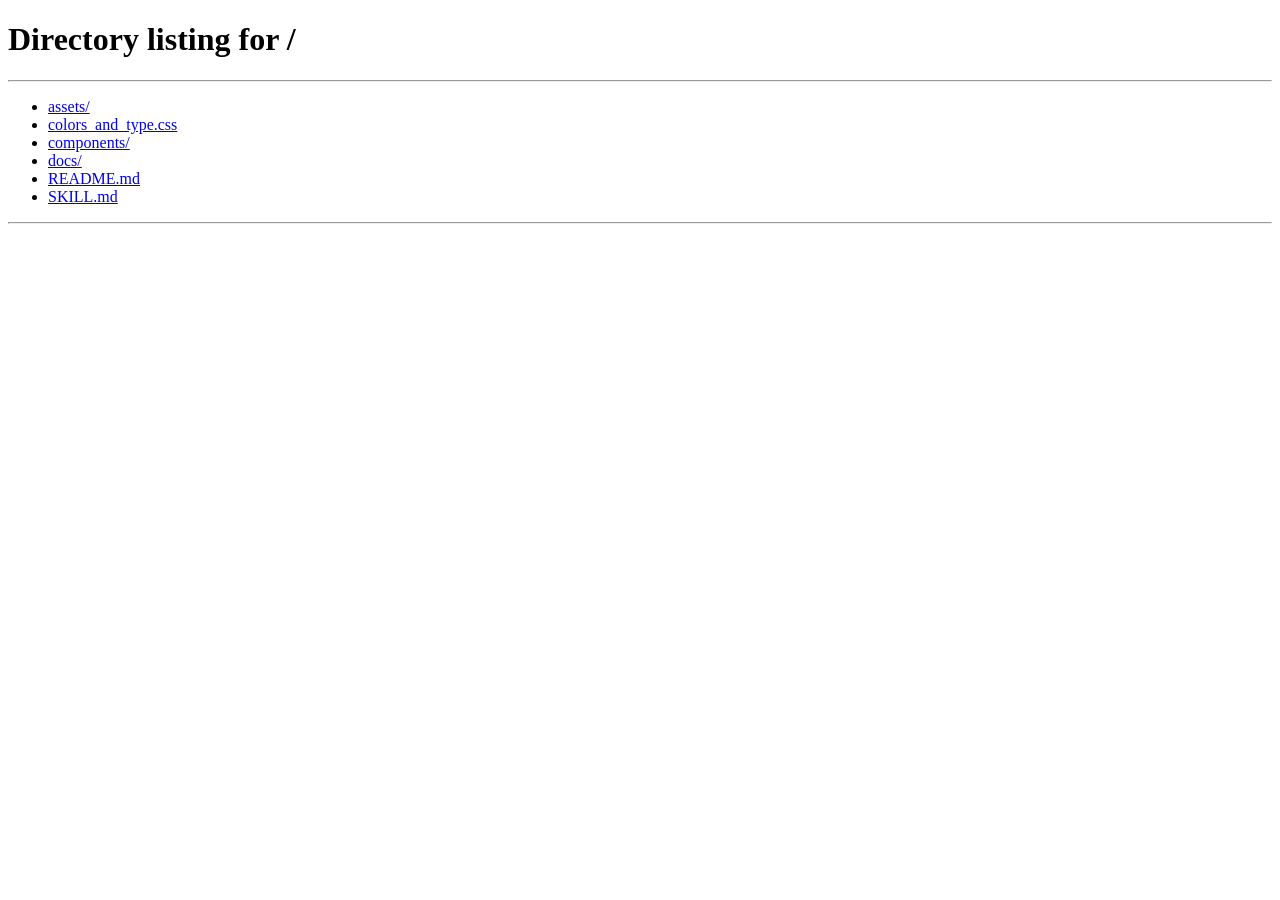
<file: docs/case-studies/index.html>
<!doctype html>
<html lang="ru">
<head>
  <meta charset="utf-8">
  <title>Sensei — кейсы</title>
  <meta http-equiv="refresh" content="0; url=/#case-studies">
  <link rel="canonical" href="/#case-studies">
  <script>window.location.replace('/#case-studies');</script>
</head>
<body>
  <p>Перенаправление на <a href="/#case-studies">кейсы</a>…</p>
</body>
</html>
</file>
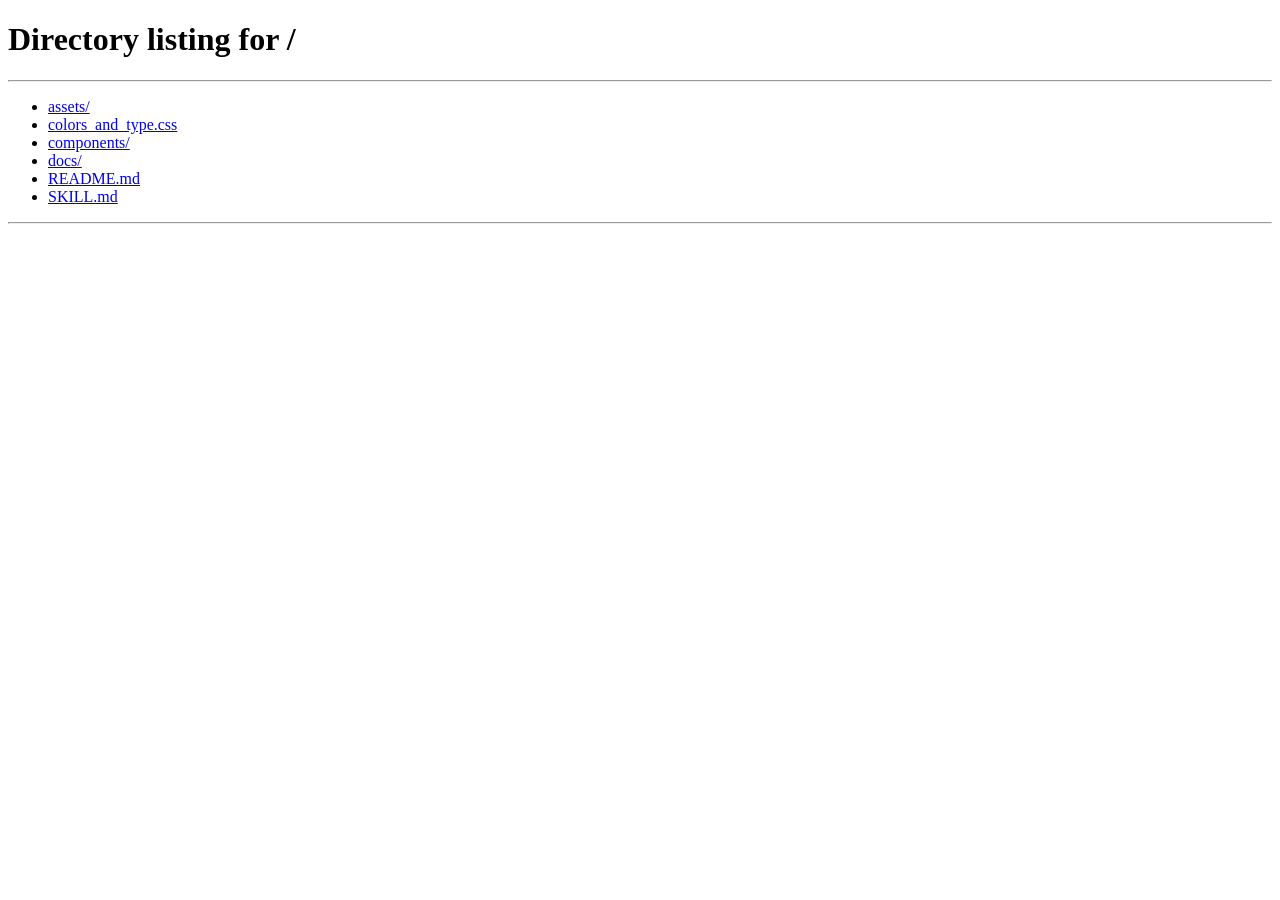
<file: docs/industries/index.html>
<!doctype html>
<html lang="ru">
<head>
  <meta charset="utf-8">
  <title>Sensei — перенаправление</title>
  <!-- Мгновенный редирект на главную для устаревших URL /industries/ -->
  <meta http-equiv="refresh" content="0; url=/">
  <link rel="canonical" href="/">
  <script>
    // Определяем, есть ли хэш, который нужно перенести
    (function () {
      var hash = window.location.hash;
      var hashMap = { '#industries': '#case-studies', '#form': '#form' };
      var target = '/';
      if (hash && hashMap[hash]) {
        target = '/' + hashMap[hash];
      }
      window.location.replace(target);
    })();
  </script>
</head>
<body>
  <p>Перенаправление на <a href="/">главную страницу</a>…</p>
</body>
</html>
</file>
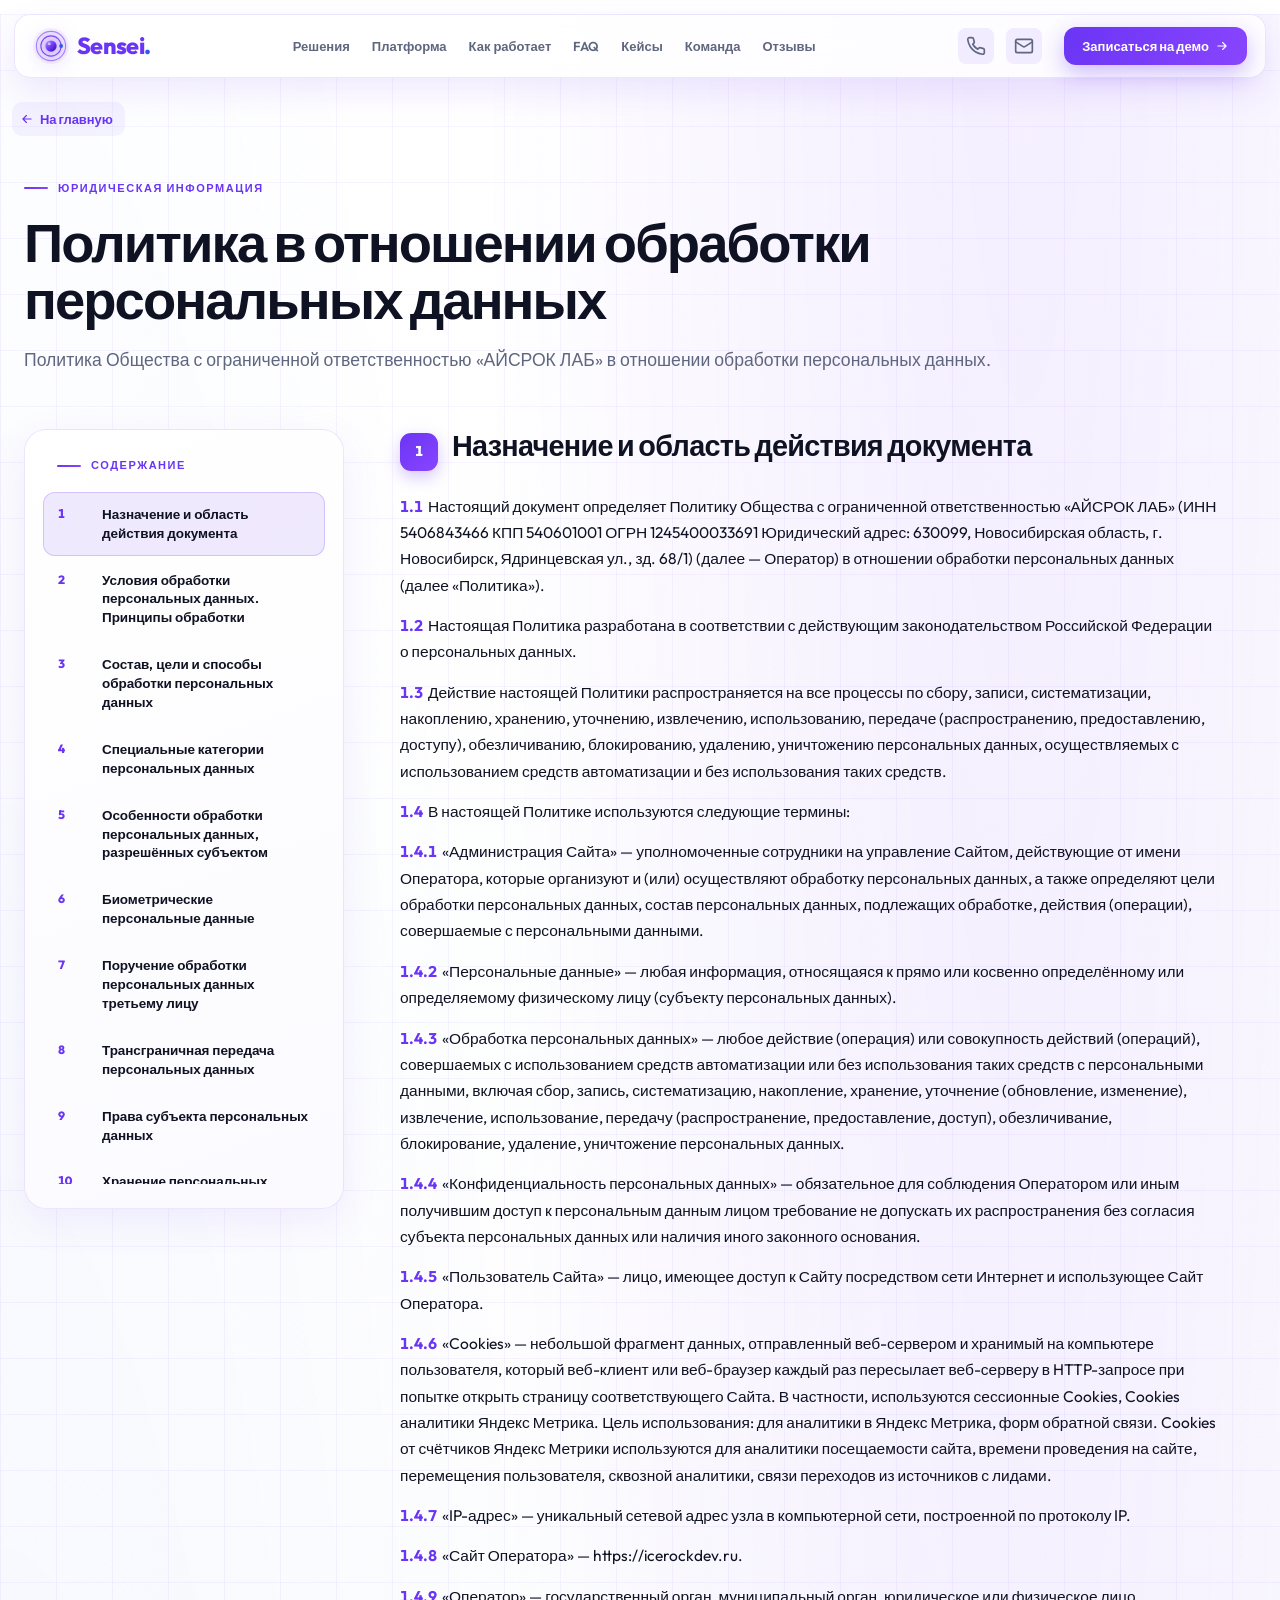
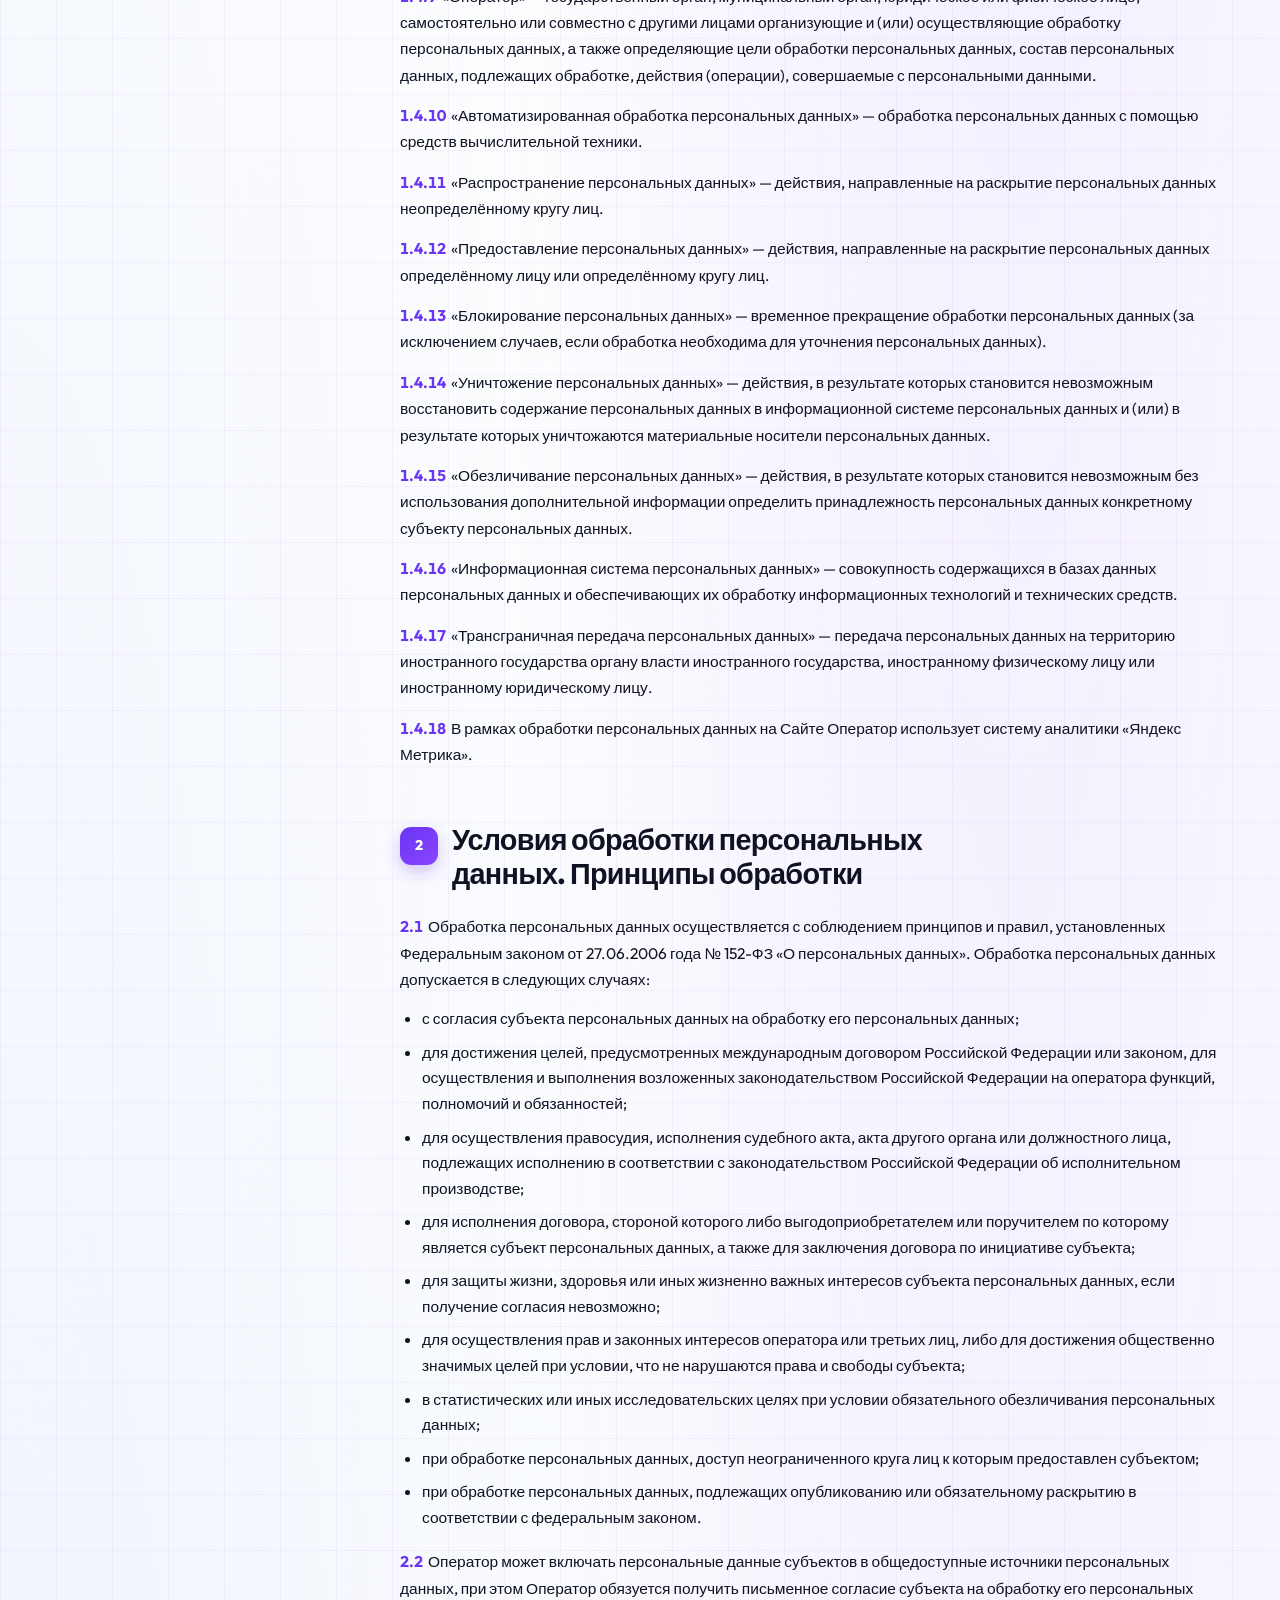
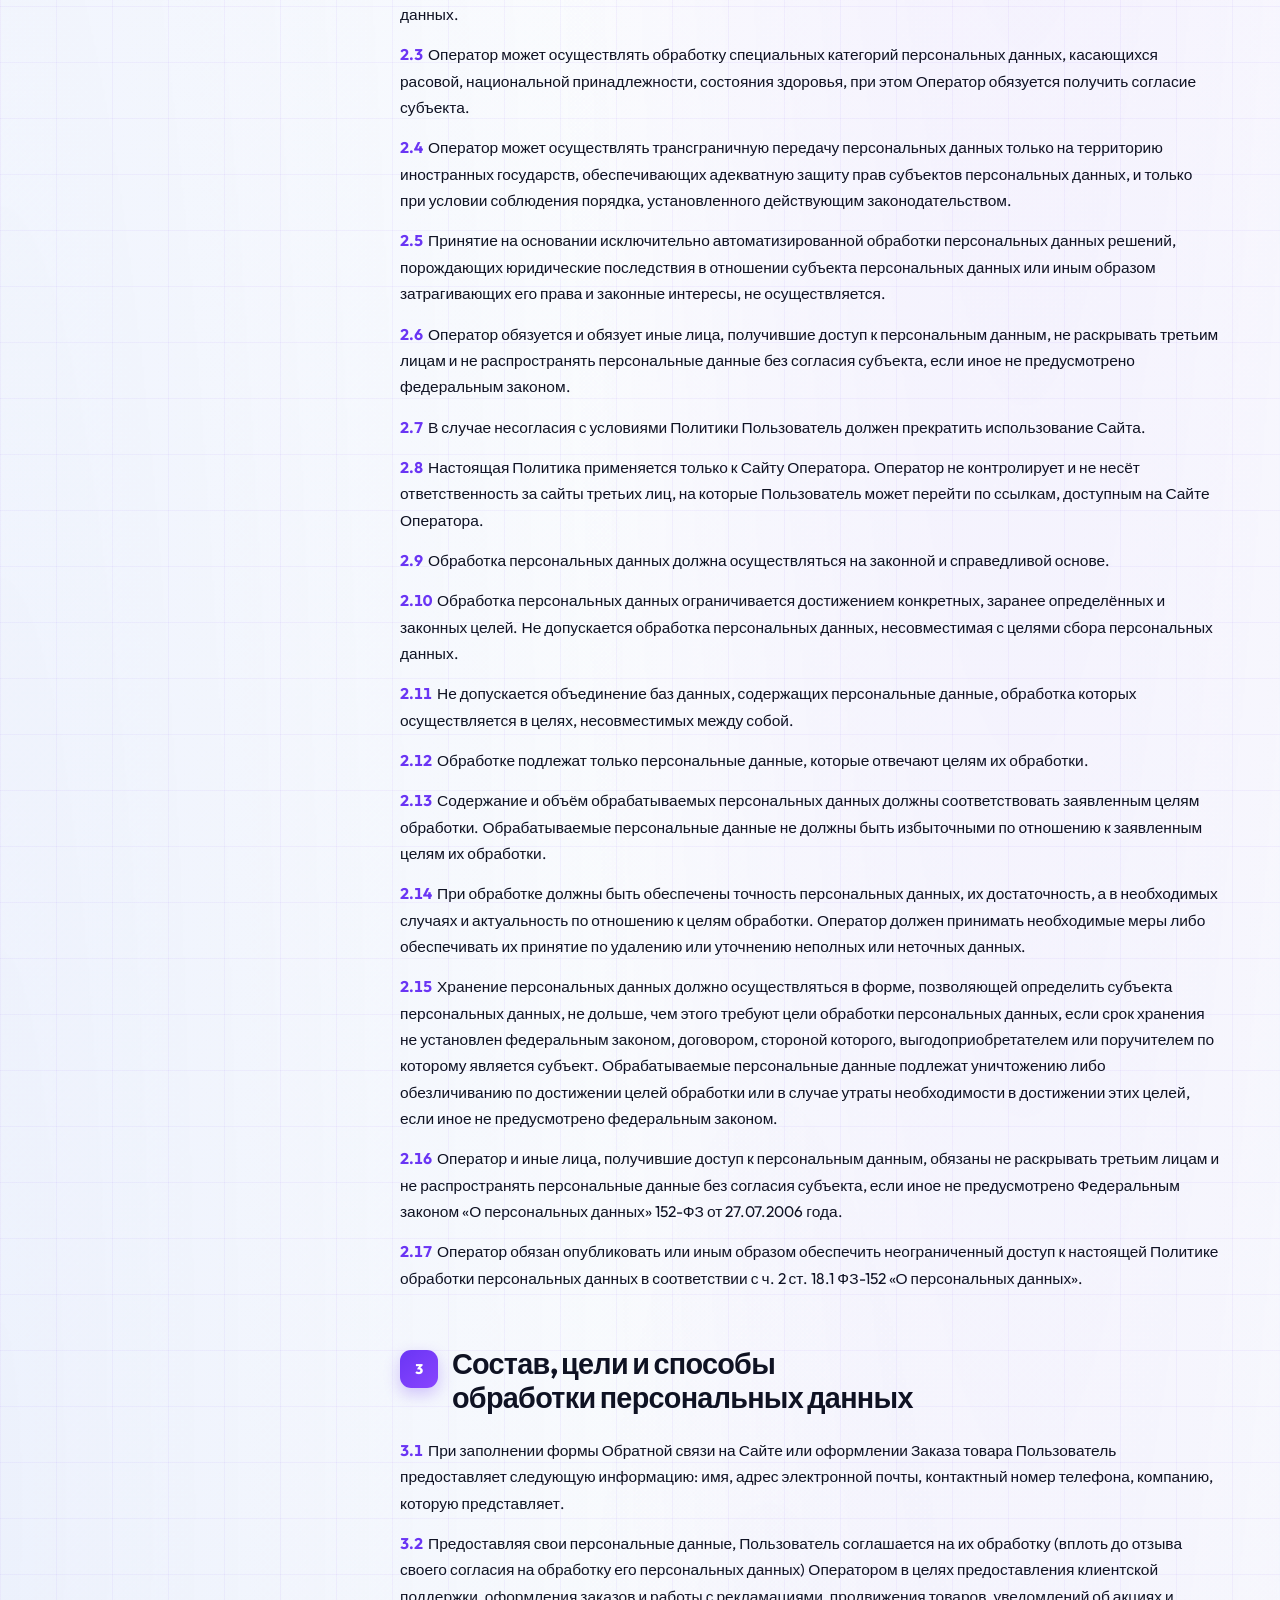
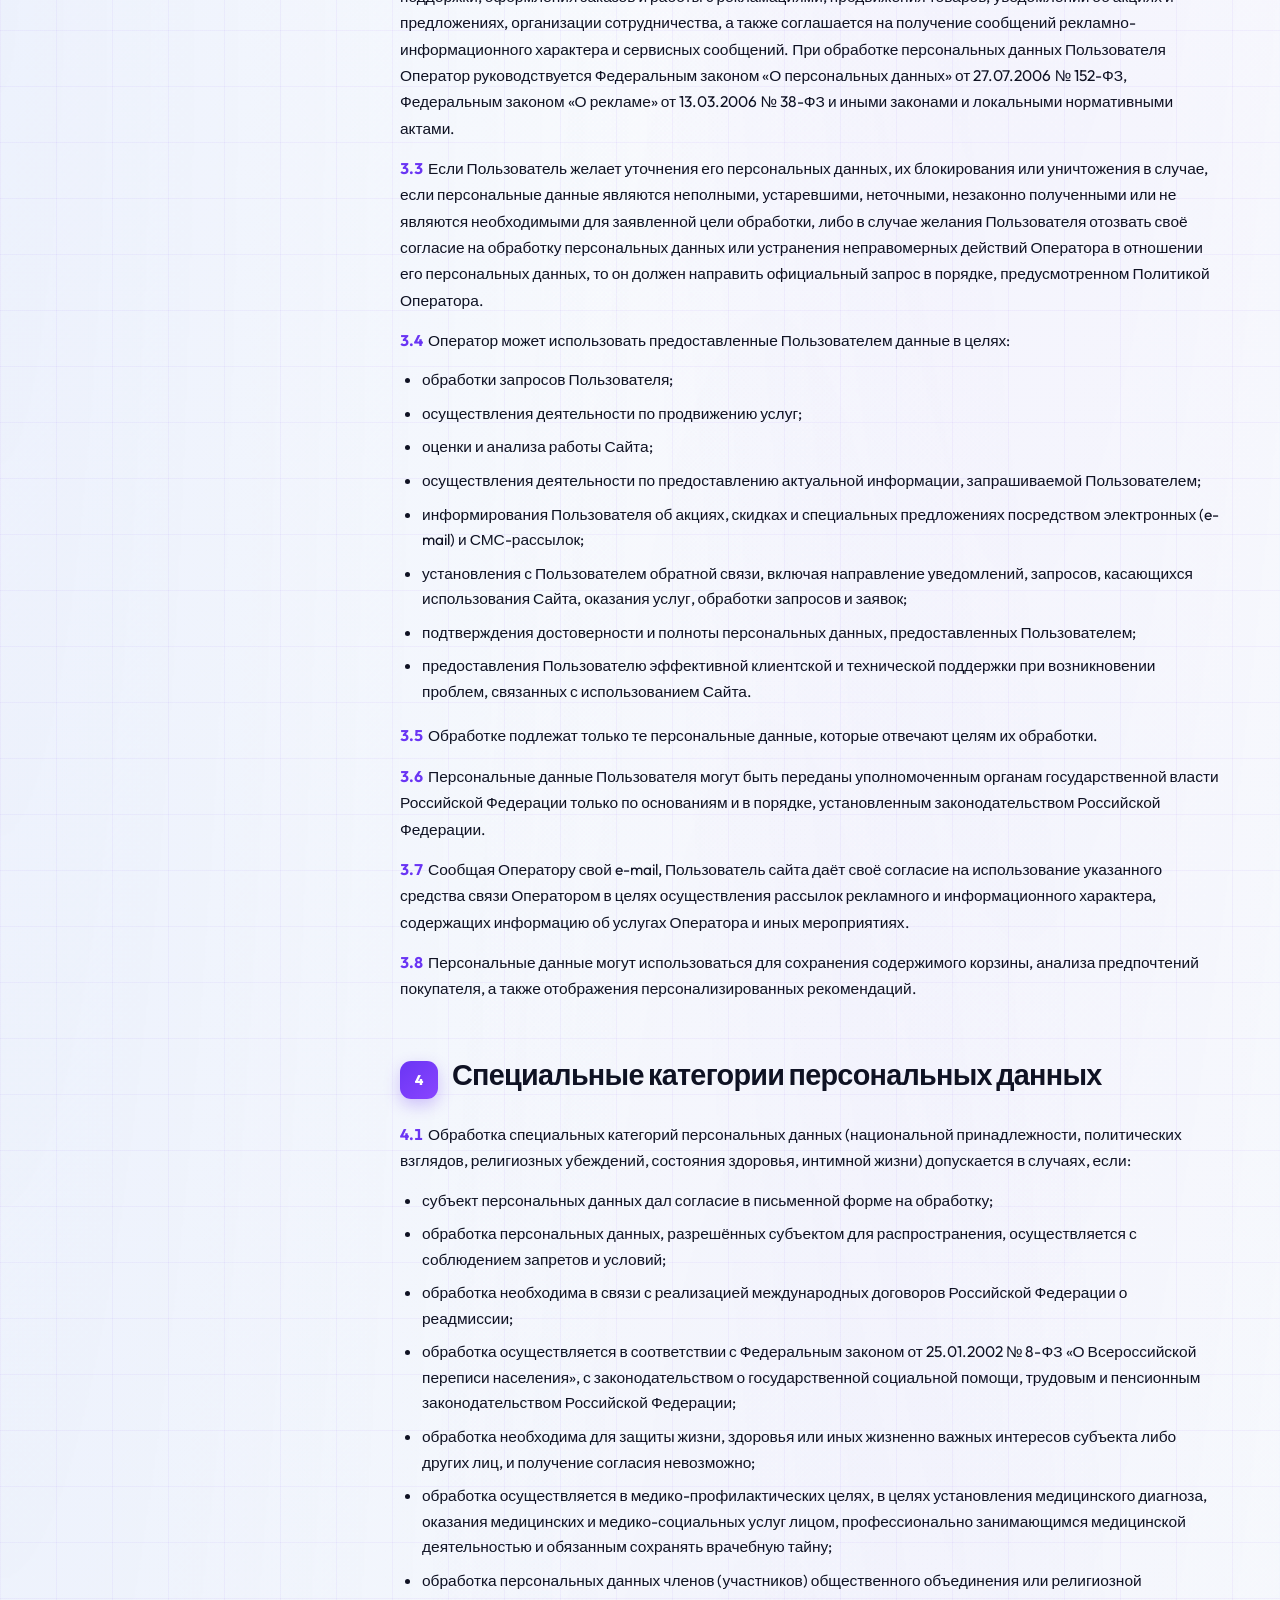
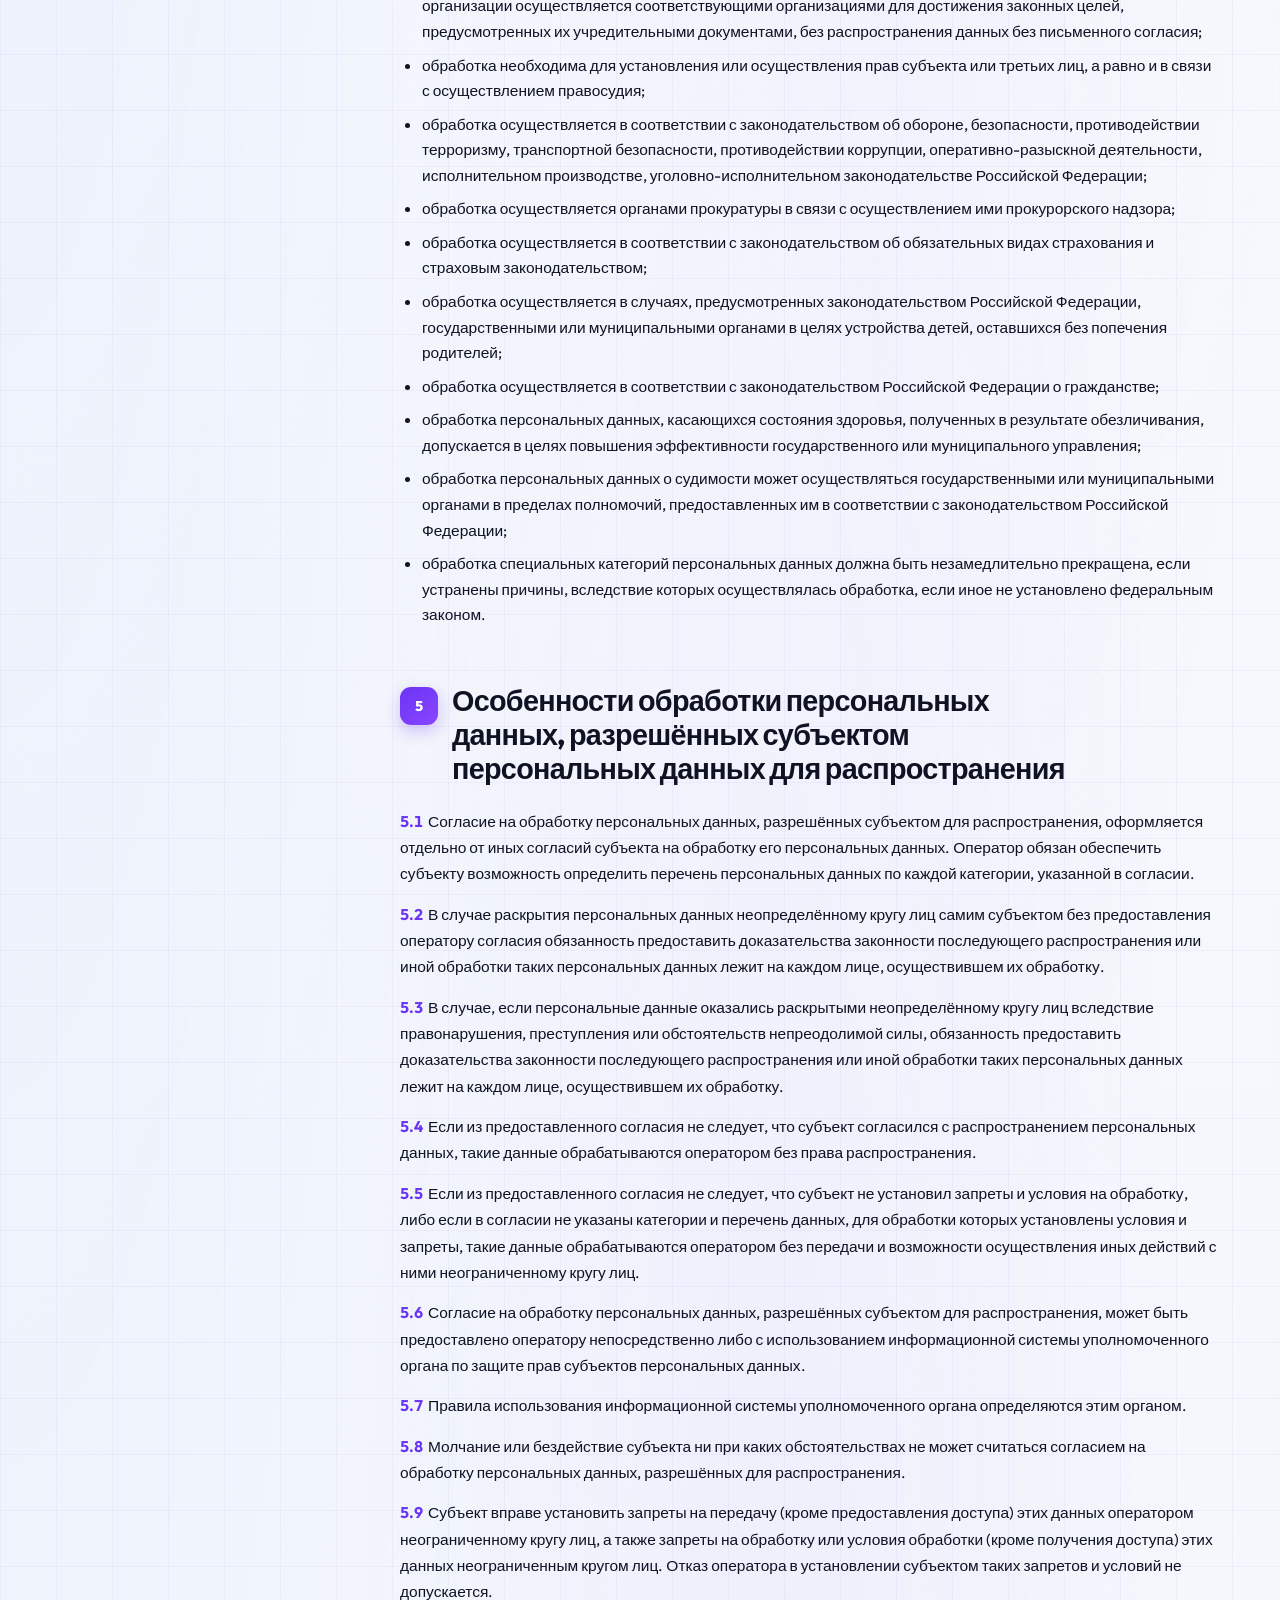
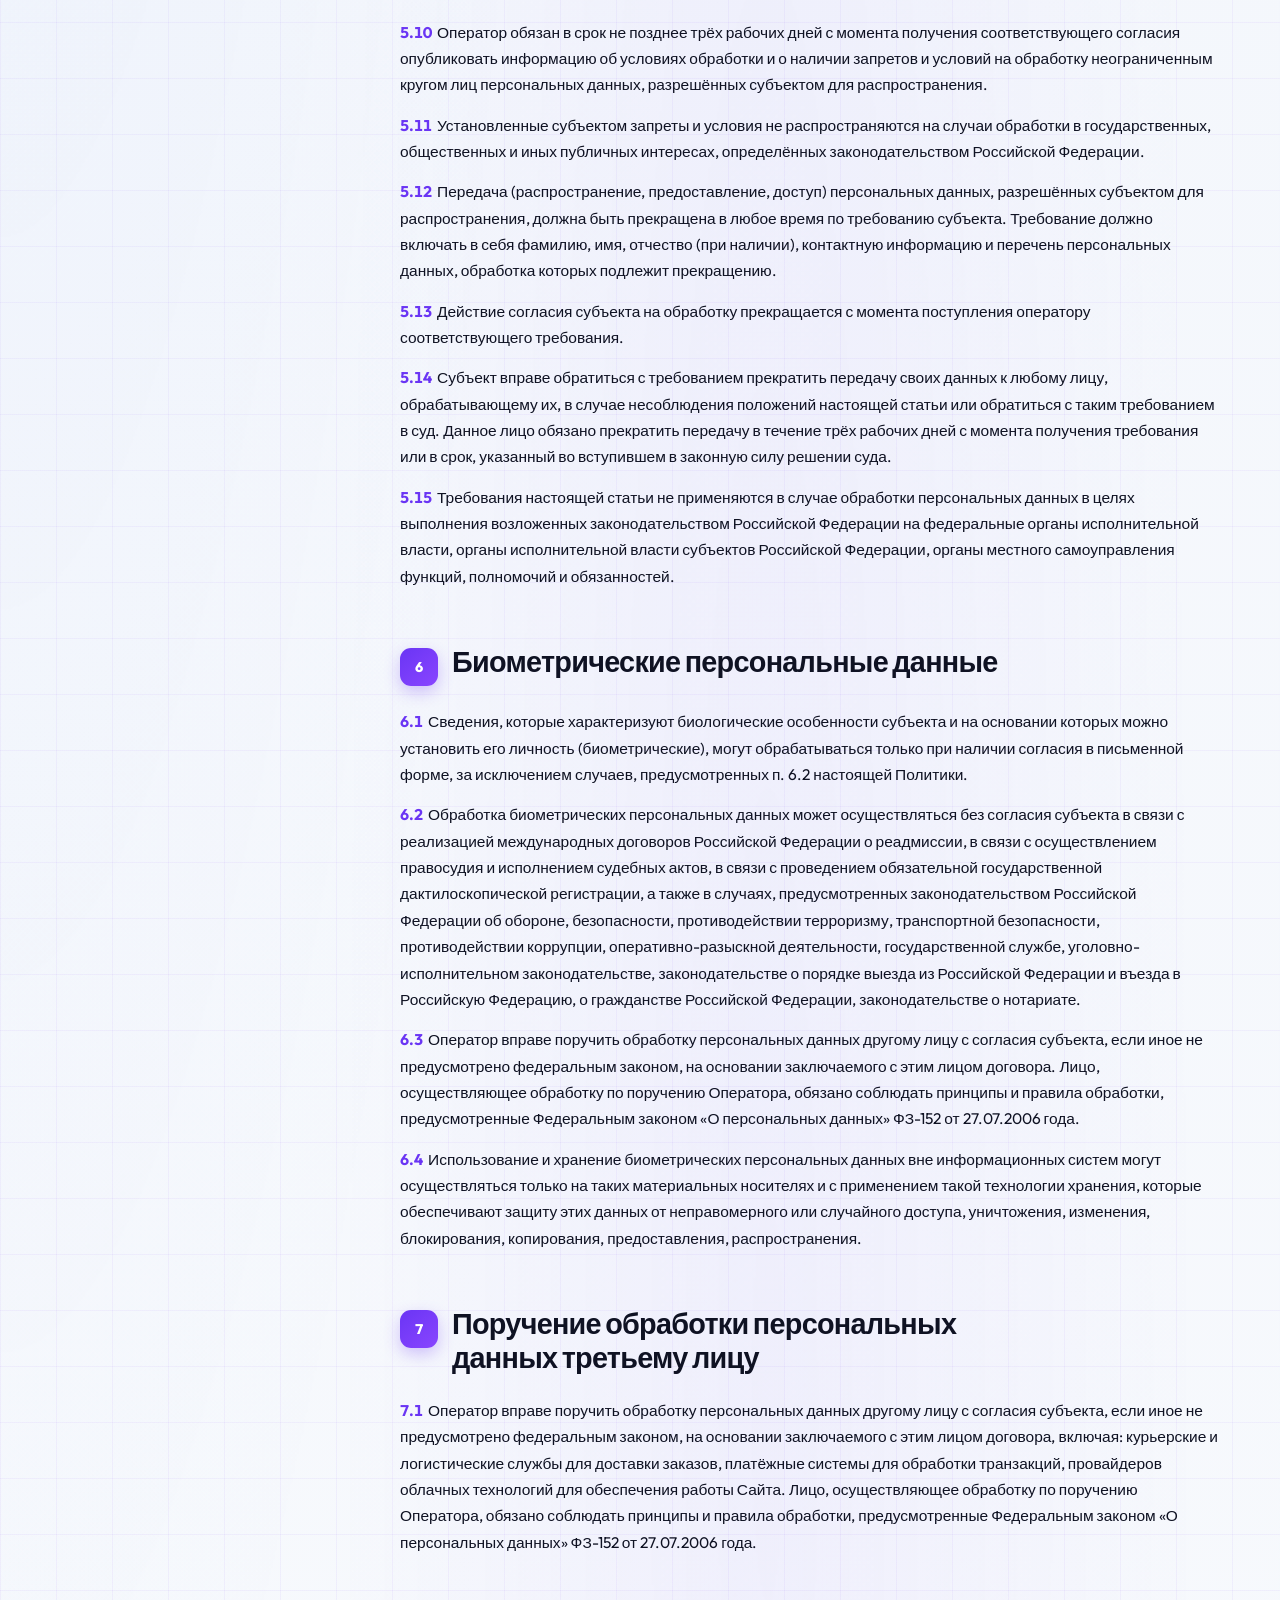
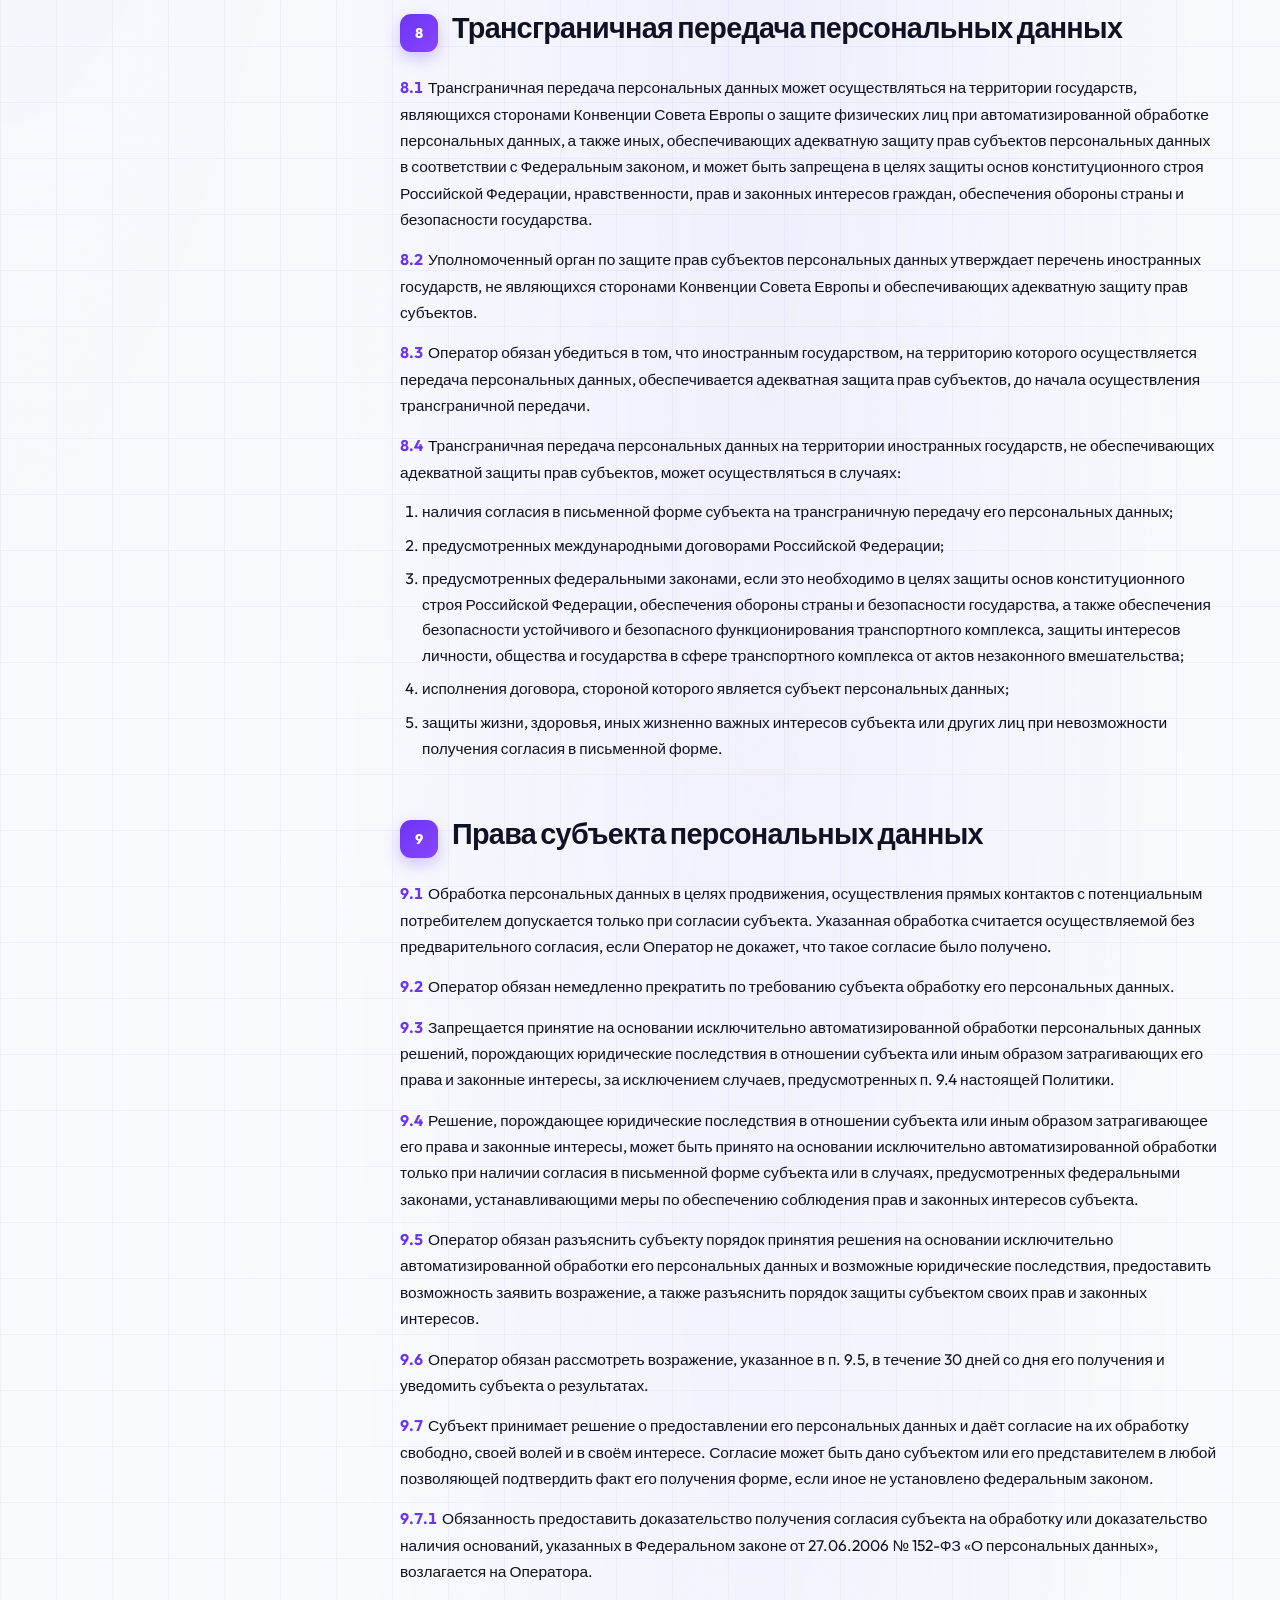
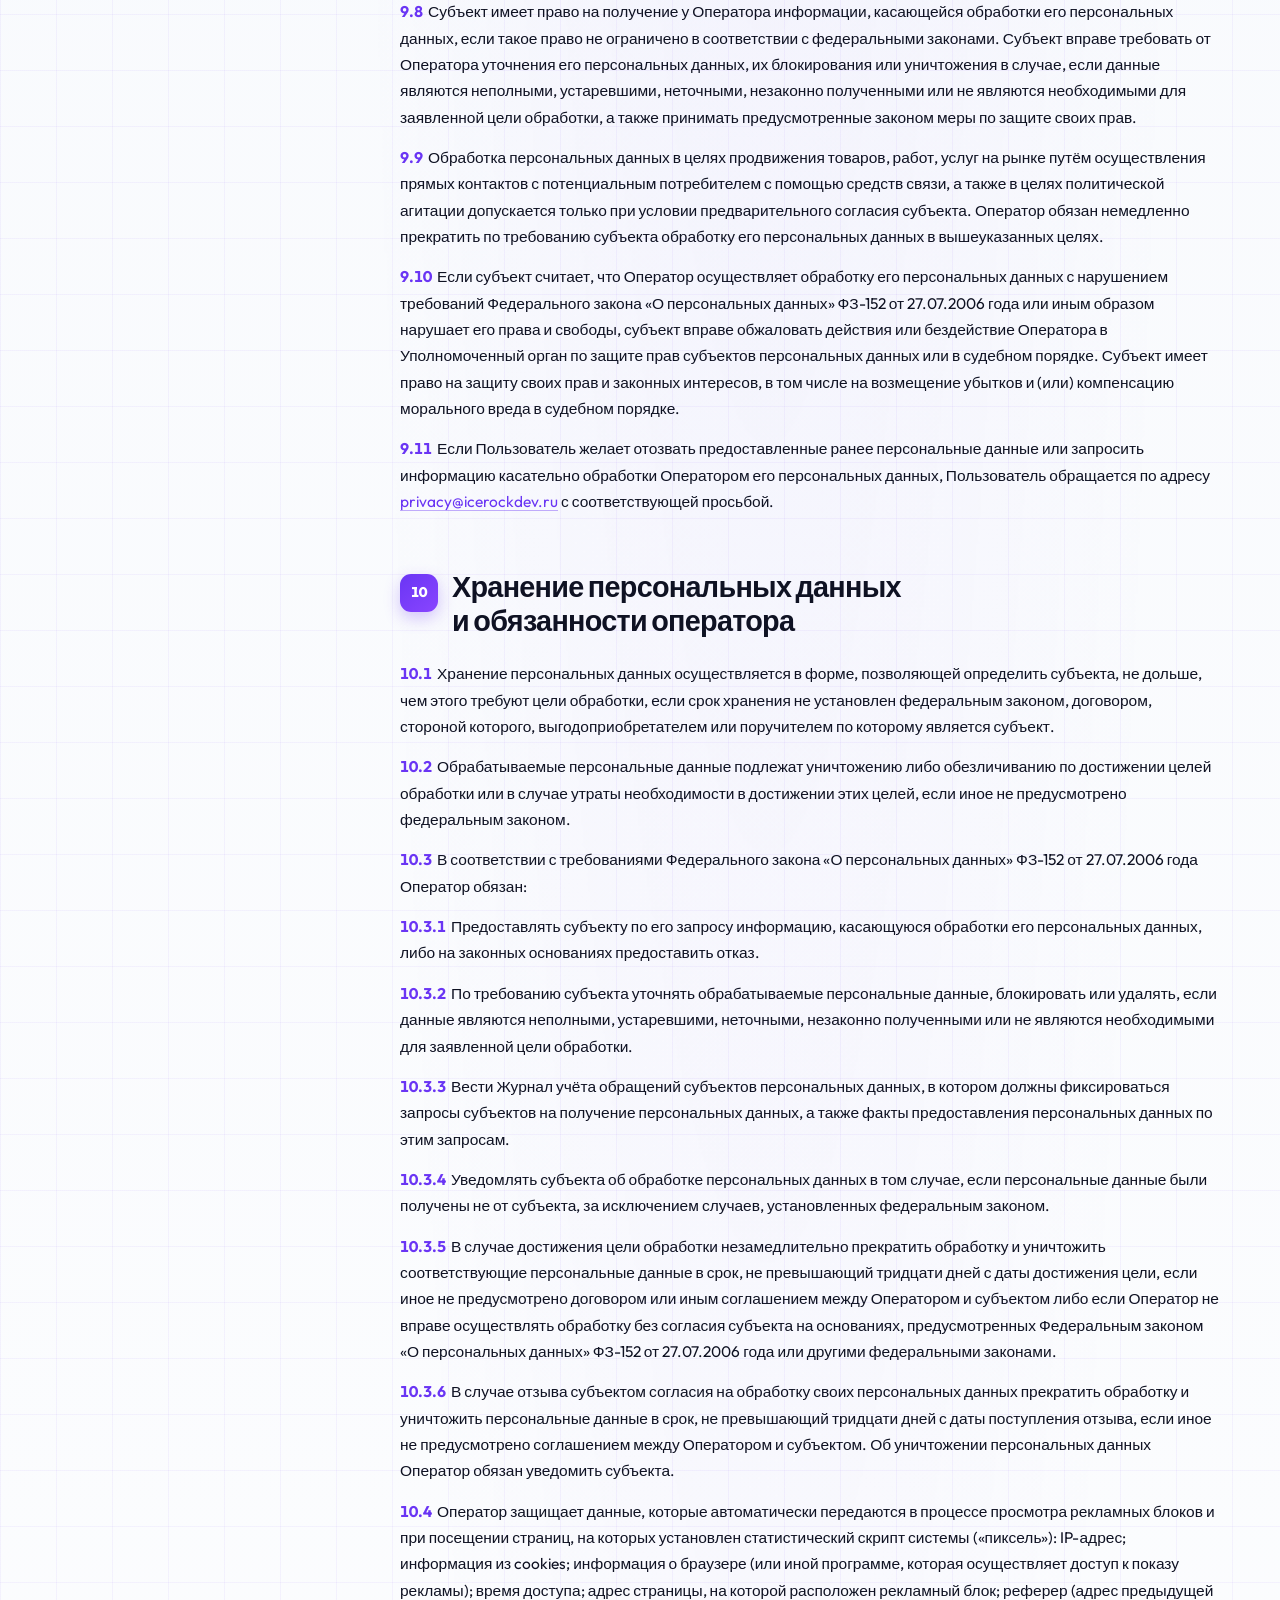
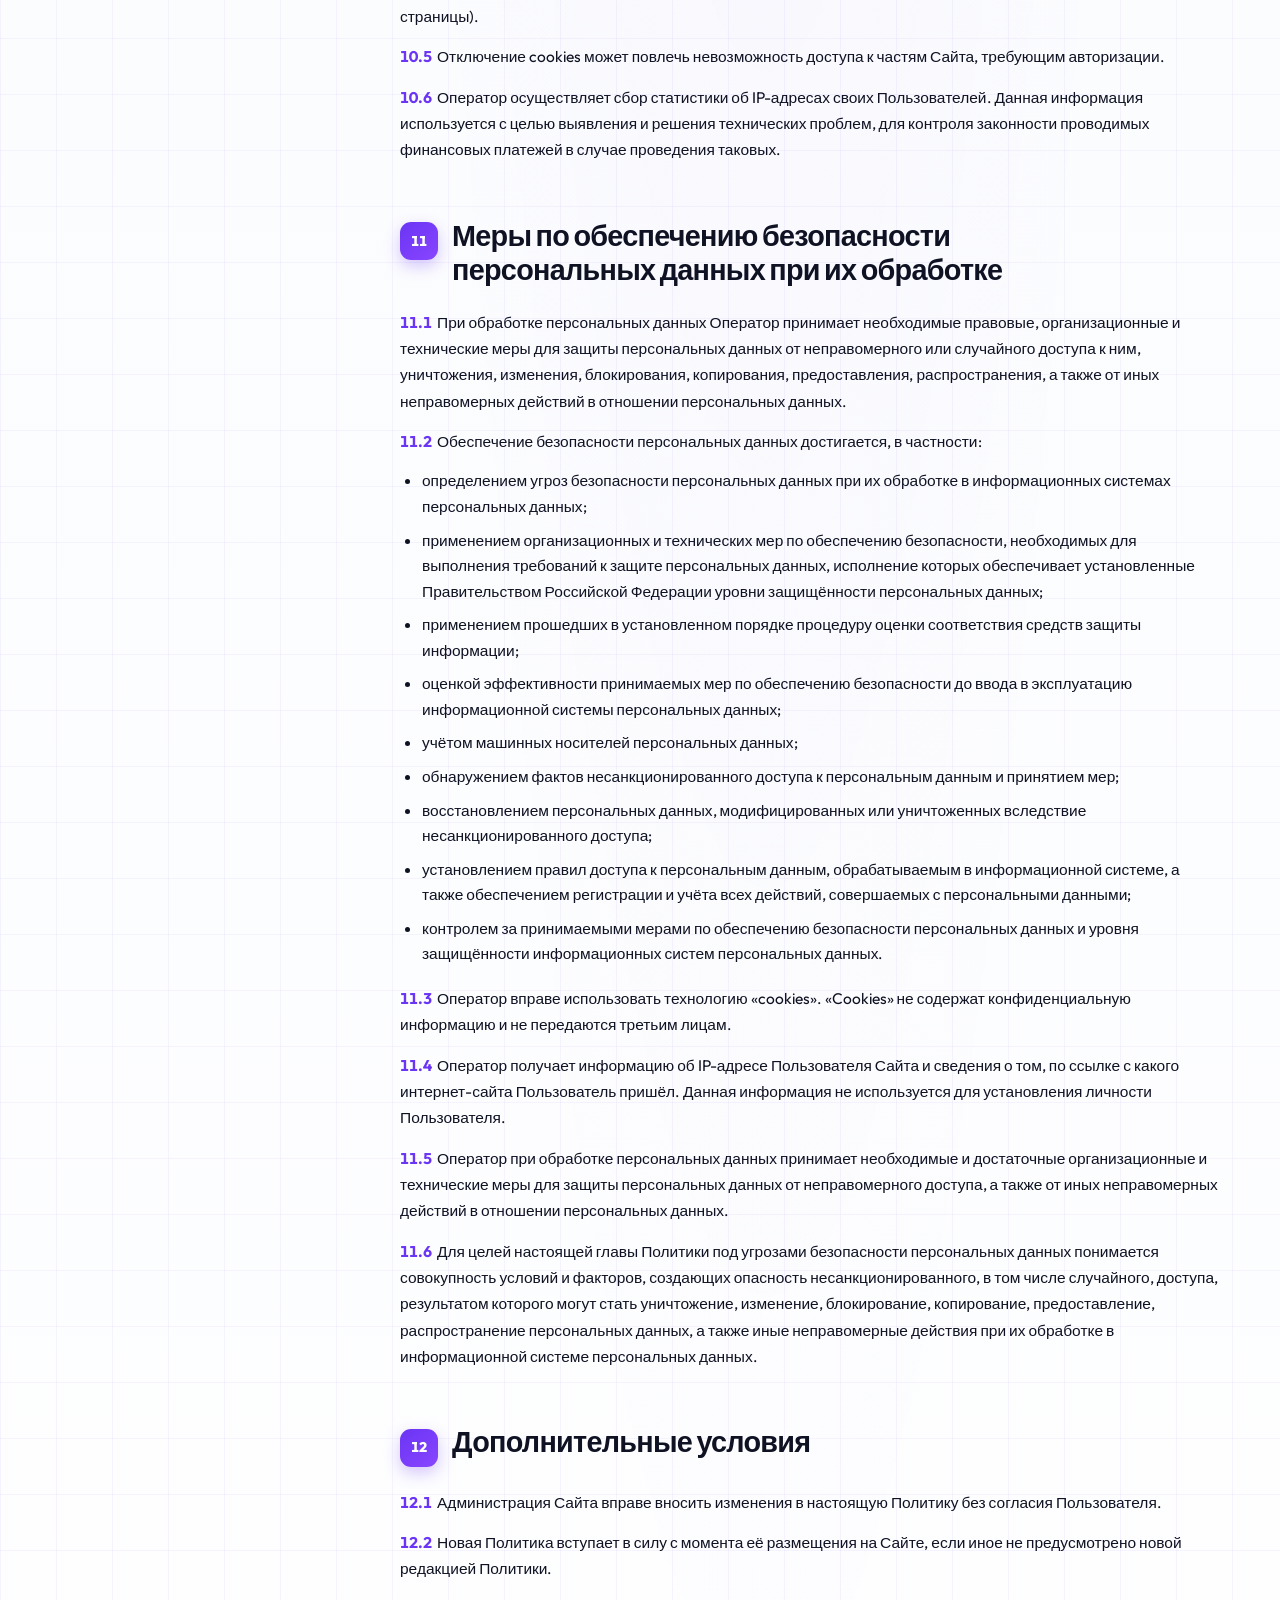
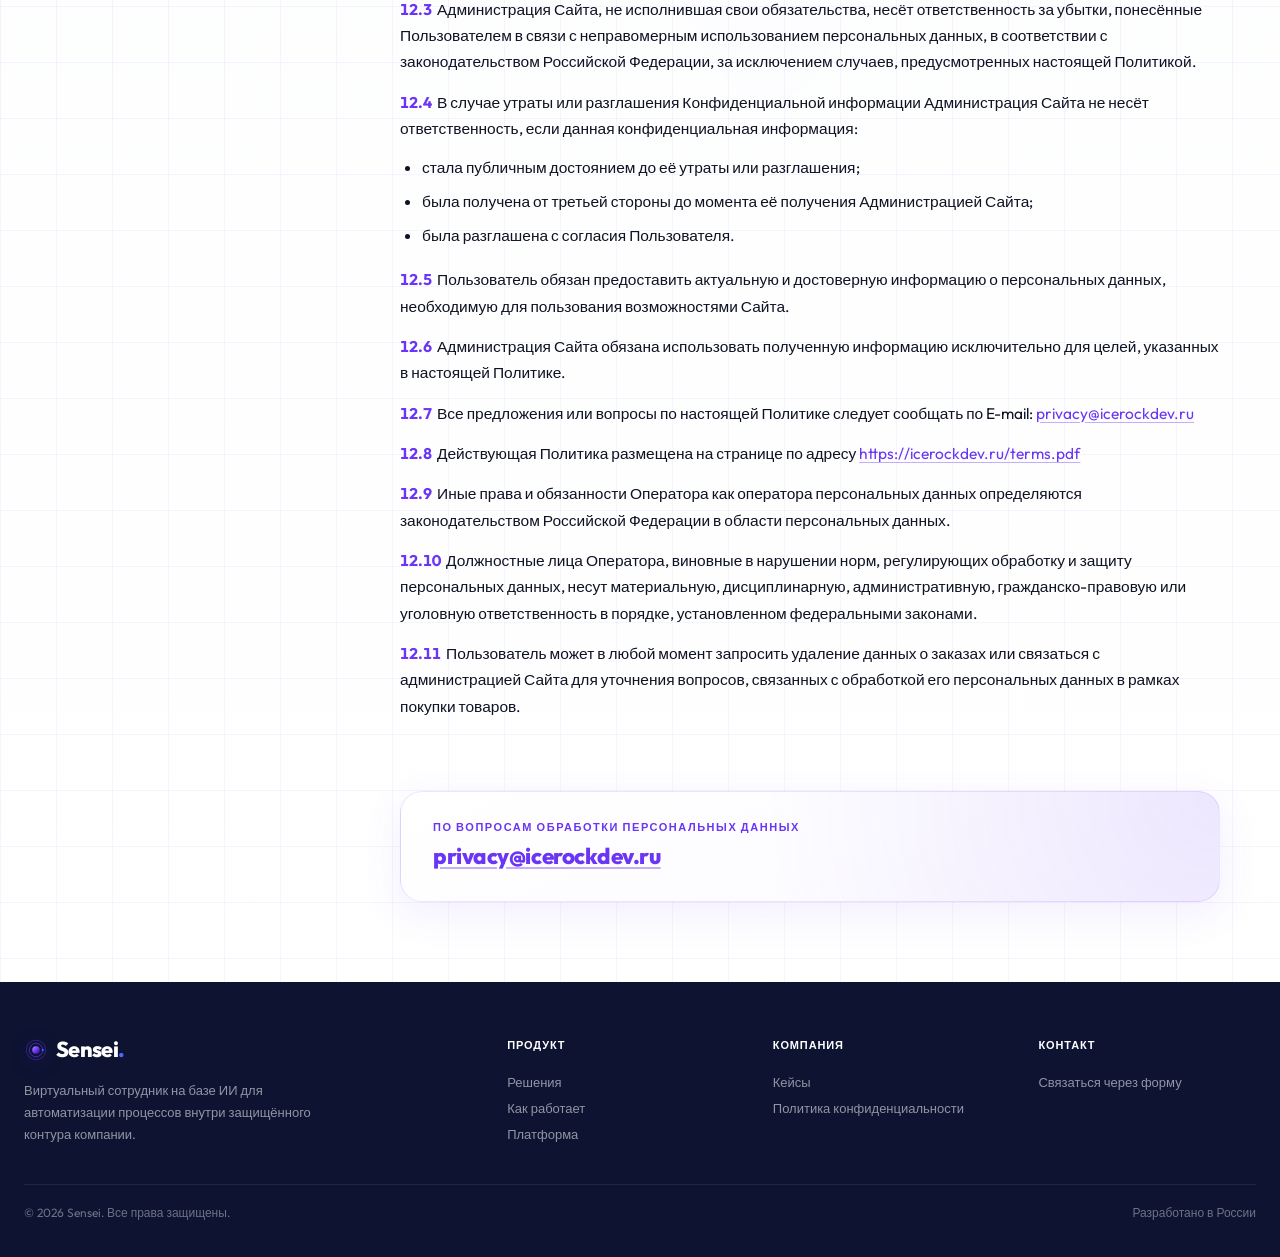
<file: docs/privacy/index.html>
<!doctype html>
<html lang="ru">
<head>
  <meta charset="utf-8">
  <meta name="viewport" content="width=device-width, initial-scale=1">
  <title>Политика в отношении обработки персональных данных — Sensei</title>
  <link rel="stylesheet" href="../styles.css">
  <link rel="stylesheet" href="privacy.css?v=10">
</head>
<body>
  <div class="page">

    <!-- Nav (static, links back to home + hash) -->
    <header class="nav">
      <a class="nav__brand" href="../index.html" aria-label="На главную">
        <span class="brand-lockup">
          <svg class="brand-mark" width="36" height="36" viewBox="0 0 32 32" aria-hidden="true">
            <defs>
              <linearGradient id="brandGrad" x1="0" y1="0" x2="1" y2="1">
                <stop offset="0%" stop-color="#b78aff"/>
                <stop offset="55%" stop-color="#6a35f4"/>
                <stop offset="100%" stop-color="#2f0d89"/>
              </linearGradient>
              <radialGradient id="brandGlow" cx="50%" cy="50%" r="60%">
                <stop offset="0%" stop-color="rgba(183,138,255,0.55)"/>
                <stop offset="100%" stop-color="rgba(183,138,255,0)"/>
              </radialGradient>
            </defs>
            <circle cx="16" cy="16" r="16" fill="url(#brandGlow)"/>
            <circle cx="16" cy="16" r="13" fill="none" stroke="rgba(106,53,244,0.55)" stroke-width="1"/>
            <circle cx="16" cy="16" r="9" fill="none" stroke="rgba(106,53,244,0.85)" stroke-width="1"/>
            <circle cx="16" cy="16" r="5" fill="url(#brandGrad)"/>
            <circle cx="14.4" cy="14" r="1.4" fill="rgba(255,255,255,0.55)"/>
            <g class="brand-mark__sat">
              <circle cx="25" cy="16" r="1.7" fill="#3158e9"/>
            </g>
          </svg>
          <span class="brand-word">Sensei<span class="brand-word__dot">.</span></span>
        </span>
      </a>
      <nav class="nav__links">
        <a href="../index.html#xforms">Решения</a>
        <a href="../index.html#what-is">Платформа</a>
        <a href="../index.html#how-it-works">Как работает</a>
        <a href="../index.html#faq">FAQ</a>
        <a href="../index.html#case-studies">Кейсы</a>
        <a href="../index.html#team">Команда</a>
        <a href="../index.html#testimonials">Отзывы</a>
      </nav>
      <div class="nav__contacts">
        <a href="tel:+79139072017" class="nav__contact-icon" title="Позвонить">
          <svg width="20" height="20" viewBox="0 0 24 24" fill="none" aria-hidden="true">
            <path d="M22 16.92v3a2 2 0 0 1-2.18 2 19.79 19.79 0 0 1-8.63-3.07 19.5 19.5 0 0 1-6-6 19.79 19.79 0 0 1-3.07-8.67A2 2 0 0 1 4.11 2h3a2 2 0 0 1 2 1.72 12.84 12.84 0 0 0 .7 2.81 2 2 0 0 1-.45 2.11L8.09 9.91a16 16 0 0 0 6 6l1.27-1.27a2 2 0 0 1 2.11-.45 12.84 12.84 0 0 0 2.81.7A2 2 0 0 1 22 16.92z" stroke="currentColor" stroke-width="2" stroke-linecap="round" stroke-linejoin="round" fill="none"/>
          </svg>
        </a>
        <a href="mailto:hello@sensei.works" class="nav__contact-icon" title="Написать письмо">
          <svg width="20" height="20" viewBox="0 0 24 24" fill="none" aria-hidden="true">
            <rect x="2" y="4" width="20" height="16" rx="2" stroke="currentColor" stroke-width="2" fill="none"/>
            <path d="m22 7-8.97 5.7a1.94 1.94 0 0 1-2.06 0L2 7" stroke="currentColor" stroke-width="2" stroke-linecap="round" stroke-linejoin="round" fill="none"/>
          </svg>
        </a>
      </div>
      <a class="nav__cta" href="../index.html#form">Записаться на демо
        <svg width="14" height="14" viewBox="0 0 24 24" fill="none" aria-hidden="true">
          <path d="M5 12h14M13 6l6 6-6 6" stroke="currentColor" stroke-width="2" stroke-linecap="round" stroke-linejoin="round"/>
        </svg>
      </a>

      <!-- Mobile hamburger -->
      <button class="nav__burger" id="privBurger" aria-label="Открыть меню" aria-expanded="false">
        <svg id="privIconMenu" width="20" height="20" viewBox="0 0 24 24" fill="none" aria-hidden="true">
          <path d="M4 6h16M4 12h16M4 18h16" stroke="currentColor" stroke-width="2.2" stroke-linecap="round"/>
        </svg>
        <svg id="privIconClose" width="20" height="20" viewBox="0 0 24 24" fill="none" aria-hidden="true" style="display:none">
          <path d="M6 6l12 12M18 6L6 18" stroke="currentColor" stroke-width="2.2" stroke-linecap="round"/>
        </svg>
      </button>

      <!-- Mobile drawer: table of contents -->
      <div class="nav__drawer" id="privDrawer" aria-hidden="true">
        <a class="nav__drawer-link" href="#s1"  onclick="closePrivMenu()">1. Назначение и область действия</a>
        <a class="nav__drawer-link" href="#s2"  onclick="closePrivMenu()">2. Условия обработки. Принципы</a>
        <a class="nav__drawer-link" href="#s3"  onclick="closePrivMenu()">3. Состав, цели и способы обработки</a>
        <a class="nav__drawer-link" href="#s4"  onclick="closePrivMenu()">4. Специальные категории данных</a>
        <a class="nav__drawer-link" href="#s5"  onclick="closePrivMenu()">5. Данные, разрешённые для распространения</a>
        <a class="nav__drawer-link" href="#s6"  onclick="closePrivMenu()">6. Биометрические данные</a>
        <a class="nav__drawer-link" href="#s7"  onclick="closePrivMenu()">7. Поручение обработки третьему лицу</a>
        <a class="nav__drawer-link" href="#s8"  onclick="closePrivMenu()">8. Трансграничная передача</a>
        <a class="nav__drawer-link" href="#s9"  onclick="closePrivMenu()">9. Права субъекта</a>
        <a class="nav__drawer-link" href="#s10" onclick="closePrivMenu()">10. Хранение и обязанности оператора</a>
        <a class="nav__drawer-link" href="#s11" onclick="closePrivMenu()">11. Меры безопасности</a>
        <a class="nav__drawer-link" href="#s12" onclick="closePrivMenu()">12. Дополнительные условия</a>
        <div class="nav__drawer-bottom">
          <a class="nav__drawer-cta" href="../index.html#top" onclick="closePrivMenu()">← На главную</a>
        </div>
      </div>

      <script>
        function closePrivMenu() {
          document.getElementById('privDrawer').classList.remove('nav__drawer--open');
          document.getElementById('privDrawer').setAttribute('aria-hidden', 'true');
          document.getElementById('privBurger').setAttribute('aria-expanded', 'false');
          document.getElementById('privIconMenu').style.display = '';
          document.getElementById('privIconClose').style.display = 'none';
        }
        document.getElementById('privBurger').addEventListener('click', function() {
          var open = document.getElementById('privDrawer').classList.toggle('nav__drawer--open');
          document.getElementById('privDrawer').setAttribute('aria-hidden', String(!open));
          this.setAttribute('aria-expanded', String(open));
          document.getElementById('privIconMenu').style.display  = open ? 'none' : '';
          document.getElementById('privIconClose').style.display = open ? ''     : 'none';
        });
        document.addEventListener('click', function(e) {
          if (!e.target.closest('.nav')) closePrivMenu();
        });
      </script>
    </header>

    <main class="privacy">
      <div class="container">
        <a class="privacy__back" href="../index.html#top">
          <svg width="14" height="14" viewBox="0 0 24 24" fill="none" aria-hidden="true">
            <path d="M19 12H5M11 18l-6-6 6-6" stroke="currentColor" stroke-width="2" stroke-linecap="round" stroke-linejoin="round"/>
          </svg>
          На главную
        </a>
        <div class="privacy__header">
          <span class="privacy__eyebrow">Юридическая информация</span>
          <h1 class="privacy__title">Политика в отношении обработки персональных данных</h1>
        </div>
        <p class="privacy__lead">
          Политика Общества с ограниченной ответственностью «АЙСРОК ЛАБ»
          в отношении обработки персональных данных.
        </p>

        <div class="privacy__layout">
        <nav class="privacy__toc" aria-label="Содержание">
          <p class="privacy__toc-title">Содержание</p>
          <div class="privacy__toc-scroll">
            <ol>
              <li><a href="#s1">Назначение и область действия документа</a></li>
              <li><a href="#s2">Условия обработки персональных данных. Принципы обработки</a></li>
              <li><a href="#s3">Состав, цели и способы обработки персональных данных</a></li>
              <li><a href="#s4">Специальные категории персональных данных</a></li>
              <li><a href="#s5">Особенности обработки персональных данных, разрешённых субъектом</a></li>
              <li><a href="#s6">Биометрические персональные данные</a></li>
              <li><a href="#s7">Поручение обработки персональных данных третьему лицу</a></li>
              <li><a href="#s8">Трансграничная передача персональных данных</a></li>
              <li><a href="#s9">Права субъекта персональных данных</a></li>
              <li><a href="#s10">Хранение персональных данных и обязанности оператора</a></li>
              <li><a href="#s11">Меры по обеспечению безопасности персональных данных при их обработке</a></li>
              <li><a href="#s12">Дополнительные условия</a></li>
            </ol>
          </div>
          <div class="privacy__toc-track">
            <div class="privacy__toc-thumb"></div>
          </div>
        </nav>

        <article class="privacy__body">

          <section id="s1">
            <h2><span class="privacy__num">1</span>Назначение и область действия документа</h2>
            <p><b>1.1</b> Настоящий документ определяет Политику Общества с ограниченной ответственностью «АЙСРОК ЛАБ» (ИНН 5406843466 КПП 540601001 ОГРН 1245400033691 Юридический адрес: 630099, Новосибирская область, г. Новосибирск, Ядринцевская ул., зд. 68/1) (далее — Оператор) в отношении обработки персональных данных (далее «Политика»).</p>
            <p><b>1.2</b> Настоящая Политика разработана в соответствии с действующим законодательством Российской Федерации о персональных данных.</p>
            <p><b>1.3</b> Действие настоящей Политики распространяется на все процессы по сбору, записи, систематизации, накоплению, хранению, уточнению, извлечению, использованию, передаче (распространению, предоставлению, доступу), обезличиванию, блокированию, удалению, уничтожению персональных данных, осуществляемых с использованием средств автоматизации и без использования таких средств.</p>
            <p><b>1.4</b> В настоящей Политике используются следующие термины:</p>
            <p><b>1.4.1</b> «Администрация Сайта» — уполномоченные сотрудники на управление Сайтом, действующие от имени Оператора, которые организуют и (или) осуществляют обработку персональных данных, а также определяют цели обработки персональных данных, состав персональных данных, подлежащих обработке, действия (операции), совершаемые с персональными данными.</p>
            <p><b>1.4.2</b> «Персональные данные» — любая информация, относящаяся к прямо или косвенно определённому или определяемому физическому лицу (субъекту персональных данных).</p>
            <p><b>1.4.3</b> «Обработка персональных данных» — любое действие (операция) или совокупность действий (операций), совершаемых с использованием средств автоматизации или без использования таких средств с персональными данными, включая сбор, запись, систематизацию, накопление, хранение, уточнение (обновление, изменение), извлечение, использование, передачу (распространение, предоставление, доступ), обезличивание, блокирование, удаление, уничтожение персональных данных.</p>
            <p><b>1.4.4</b> «Конфиденциальность персональных данных» — обязательное для соблюдения Оператором или иным получившим доступ к персональным данным лицом требование не допускать их распространения без согласия субъекта персональных данных или наличия иного законного основания.</p>
            <p><b>1.4.5</b> «Пользователь Сайта» — лицо, имеющее доступ к Сайту посредством сети Интернет и использующее Сайт Оператора.</p>
            <p><b>1.4.6</b> «Cookies» — небольшой фрагмент данных, отправленный веб-сервером и хранимый на компьютере пользователя, который веб-клиент или веб-браузер каждый раз пересылает веб-серверу в HTTP-запросе при попытке открыть страницу соответствующего Сайта. В частности, используются сессионные Cookies, Cookies аналитики Яндекс Метрика. Цель использования: для аналитики в Яндекс Метрика, форм обратной связи. Cookies от счётчиков Яндекс Метрики используются для аналитики посещаемости сайта, времени проведения на сайте, перемещения пользователя, сквозной аналитики, связи переходов из источников с лидами.</p>
            <p><b>1.4.7</b> «IP-адрес» — уникальный сетевой адрес узла в компьютерной сети, построенной по протоколу IP.</p>
            <p><b>1.4.8</b> «Сайт Оператора» — https://icerockdev.ru.</p>
            <p><b>1.4.9</b> «Оператор» — государственный орган, муниципальный орган, юридическое или физическое лицо, самостоятельно или совместно с другими лицами организующие и (или) осуществляющие обработку персональных данных, а также определяющие цели обработки персональных данных, состав персональных данных, подлежащих обработке, действия (операции), совершаемые с персональными данными.</p>
            <p><b>1.4.10</b> «Автоматизированная обработка персональных данных» — обработка персональных данных с помощью средств вычислительной техники.</p>
            <p><b>1.4.11</b> «Распространение персональных данных» — действия, направленные на раскрытие персональных данных неопределённому кругу лиц.</p>
            <p><b>1.4.12</b> «Предоставление персональных данных» — действия, направленные на раскрытие персональных данных определённому лицу или определённому кругу лиц.</p>
            <p><b>1.4.13</b> «Блокирование персональных данных» — временное прекращение обработки персональных данных (за исключением случаев, если обработка необходима для уточнения персональных данных).</p>
            <p><b>1.4.14</b> «Уничтожение персональных данных» — действия, в результате которых становится невозможным восстановить содержание персональных данных в информационной системе персональных данных и (или) в результате которых уничтожаются материальные носители персональных данных.</p>
            <p><b>1.4.15</b> «Обезличивание персональных данных» — действия, в результате которых становится невозможным без использования дополнительной информации определить принадлежность персональных данных конкретному субъекту персональных данных.</p>
            <p><b>1.4.16</b> «Информационная система персональных данных» — совокупность содержащихся в базах данных персональных данных и обеспечивающих их обработку информационных технологий и технических средств.</p>
            <p><b>1.4.17</b> «Трансграничная передача персональных данных» — передача персональных данных на территорию иностранного государства органу власти иностранного государства, иностранному физическому лицу или иностранному юридическому лицу.</p>
            <p><b>1.4.18</b> В рамках обработки персональных данных на Сайте Оператор использует систему аналитики «Яндекс Метрика».</p>
          </section>

          <section id="s2">
            <h2><span class="privacy__num">2</span>Условия обработки персональных данных. Принципы обработки</h2>
            <p><b>2.1</b> Обработка персональных данных осуществляется с соблюдением принципов и правил, установленных Федеральным законом от 27.06.2006 года № 152-ФЗ «О персональных данных». Обработка персональных данных допускается в следующих случаях:</p>
            <ul>
              <li>с согласия субъекта персональных данных на обработку его персональных данных;</li>
              <li>для достижения целей, предусмотренных международным договором Российской Федерации или законом, для осуществления и выполнения возложенных законодательством Российской Федерации на оператора функций, полномочий и обязанностей;</li>
              <li>для осуществления правосудия, исполнения судебного акта, акта другого органа или должностного лица, подлежащих исполнению в соответствии с законодательством Российской Федерации об исполнительном производстве;</li>
              <li>для исполнения договора, стороной которого либо выгодоприобретателем или поручителем по которому является субъект персональных данных, а также для заключения договора по инициативе субъекта;</li>
              <li>для защиты жизни, здоровья или иных жизненно важных интересов субъекта персональных данных, если получение согласия невозможно;</li>
              <li>для осуществления прав и законных интересов оператора или третьих лиц, либо для достижения общественно значимых целей при условии, что не нарушаются права и свободы субъекта;</li>
              <li>в статистических или иных исследовательских целях при условии обязательного обезличивания персональных данных;</li>
              <li>при обработке персональных данных, доступ неограниченного круга лиц к которым предоставлен субъектом;</li>
              <li>при обработке персональных данных, подлежащих опубликованию или обязательному раскрытию в соответствии с федеральным законом.</li>
            </ul>
            <p><b>2.2</b> Оператор может включать персональные данные субъектов в общедоступные источники персональных данных, при этом Оператор обязуется получить письменное согласие субъекта на обработку его персональных данных.</p>
            <p><b>2.3</b> Оператор может осуществлять обработку специальных категорий персональных данных, касающихся расовой, национальной принадлежности, состояния здоровья, при этом Оператор обязуется получить согласие субъекта.</p>
            <p><b>2.4</b> Оператор может осуществлять трансграничную передачу персональных данных только на территорию иностранных государств, обеспечивающих адекватную защиту прав субъектов персональных данных, и только при условии соблюдения порядка, установленного действующим законодательством.</p>
            <p><b>2.5</b> Принятие на основании исключительно автоматизированной обработки персональных данных решений, порождающих юридические последствия в отношении субъекта персональных данных или иным образом затрагивающих его права и законные интересы, не осуществляется.</p>
            <p><b>2.6</b> Оператор обязуется и обязует иные лица, получившие доступ к персональным данным, не раскрывать третьим лицам и не распространять персональные данные без согласия субъекта, если иное не предусмотрено федеральным законом.</p>
            <p><b>2.7</b> В случае несогласия с условиями Политики Пользователь должен прекратить использование Сайта.</p>
            <p><b>2.8</b> Настоящая Политика применяется только к Сайту Оператора. Оператор не контролирует и не несёт ответственность за сайты третьих лиц, на которые Пользователь может перейти по ссылкам, доступным на Сайте Оператора.</p>
            <p><b>2.9</b> Обработка персональных данных должна осуществляться на законной и справедливой основе.</p>
            <p><b>2.10</b> Обработка персональных данных ограничивается достижением конкретных, заранее определённых и законных целей. Не допускается обработка персональных данных, несовместимая с целями сбора персональных данных.</p>
            <p><b>2.11</b> Не допускается объединение баз данных, содержащих персональные данные, обработка которых осуществляется в целях, несовместимых между собой.</p>
            <p><b>2.12</b> Обработке подлежат только персональные данные, которые отвечают целям их обработки.</p>
            <p><b>2.13</b> Содержание и объём обрабатываемых персональных данных должны соответствовать заявленным целям обработки. Обрабатываемые персональные данные не должны быть избыточными по отношению к заявленным целям их обработки.</p>
            <p><b>2.14</b> При обработке должны быть обеспечены точность персональных данных, их достаточность, а в необходимых случаях и актуальность по отношению к целям обработки. Оператор должен принимать необходимые меры либо обеспечивать их принятие по удалению или уточнению неполных или неточных данных.</p>
            <p><b>2.15</b> Хранение персональных данных должно осуществляться в форме, позволяющей определить субъекта персональных данных, не дольше, чем этого требуют цели обработки персональных данных, если срок хранения не установлен федеральным законом, договором, стороной которого, выгодоприобретателем или поручителем по которому является субъект. Обрабатываемые персональные данные подлежат уничтожению либо обезличиванию по достижении целей обработки или в случае утраты необходимости в достижении этих целей, если иное не предусмотрено федеральным законом.</p>
            <p><b>2.16</b> Оператор и иные лица, получившие доступ к персональным данным, обязаны не раскрывать третьим лицам и не распространять персональные данные без согласия субъекта, если иное не предусмотрено Федеральным законом «О персональных данных» 152-ФЗ от 27.07.2006 года.</p>
            <p><b>2.17</b> Оператор обязан опубликовать или иным образом обеспечить неограниченный доступ к настоящей Политике обработки персональных данных в соответствии с ч. 2 ст. 18.1 ФЗ-152 «О персональных данных».</p>
          </section>

          <section id="s3">
            <h2><span class="privacy__num">3</span>Состав, цели и способы обработки персональных данных</h2>
            <p><b>3.1</b> При заполнении формы Обратной связи на Сайте или оформлении Заказа товара Пользователь предоставляет следующую информацию: имя, адрес электронной почты, контактный номер телефона, компанию, которую представляет.</p>
            <p><b>3.2</b> Предоставляя свои персональные данные, Пользователь соглашается на их обработку (вплоть до отзыва своего согласия на обработку его персональных данных) Оператором в целях предоставления клиентской поддержки, оформления заказов и работы с рекламациями, продвижения товаров, уведомлений об акциях и предложениях, организации сотрудничества, а также соглашается на получение сообщений рекламно-информационного характера и сервисных сообщений. При обработке персональных данных Пользователя Оператор руководствуется Федеральным законом «О персональных данных» от 27.07.2006 № 152-ФЗ, Федеральным законом «О рекламе» от 13.03.2006 № 38-ФЗ и иными законами и локальными нормативными актами.</p>
            <p><b>3.3</b> Если Пользователь желает уточнения его персональных данных, их блокирования или уничтожения в случае, если персональные данные являются неполными, устаревшими, неточными, незаконно полученными или не являются необходимыми для заявленной цели обработки, либо в случае желания Пользователя отозвать своё согласие на обработку персональных данных или устранения неправомерных действий Оператора в отношении его персональных данных, то он должен направить официальный запрос в порядке, предусмотренном Политикой Оператора.</p>
            <p><b>3.4</b> Оператор может использовать предоставленные Пользователем данные в целях:</p>
            <ul>
              <li>обработки запросов Пользователя;</li>
              <li>осуществления деятельности по продвижению услуг;</li>
              <li>оценки и анализа работы Сайта;</li>
              <li>осуществления деятельности по предоставлению актуальной информации, запрашиваемой Пользователем;</li>
              <li>информирования Пользователя об акциях, скидках и специальных предложениях посредством электронных (e-mail) и СМС-рассылок;</li>
              <li>установления с Пользователем обратной связи, включая направление уведомлений, запросов, касающихся использования Сайта, оказания услуг, обработки запросов и заявок;</li>
              <li>подтверждения достоверности и полноты персональных данных, предоставленных Пользователем;</li>
              <li>предоставления Пользователю эффективной клиентской и технической поддержки при возникновении проблем, связанных с использованием Сайта.</li>
            </ul>
            <p><b>3.5</b> Обработке подлежат только те персональные данные, которые отвечают целям их обработки.</p>
            <p><b>3.6</b> Персональные данные Пользователя могут быть переданы уполномоченным органам государственной власти Российской Федерации только по основаниям и в порядке, установленным законодательством Российской Федерации.</p>
            <p><b>3.7</b> Сообщая Оператору свой e-mail, Пользователь сайта даёт своё согласие на использование указанного средства связи Оператором в целях осуществления рассылок рекламного и информационного характера, содержащих информацию об услугах Оператора и иных мероприятиях.</p>
            <p><b>3.8</b> Персональные данные могут использоваться для сохранения содержимого корзины, анализа предпочтений покупателя, а также отображения персонализированных рекомендаций.</p>
          </section>

          <section id="s4">
            <h2><span class="privacy__num">4</span>Специальные категории персональных данных</h2>
            <p><b>4.1</b> Обработка специальных категорий персональных данных (национальной принадлежности, политических взглядов, религиозных убеждений, состояния здоровья, интимной жизни) допускается в случаях, если:</p>
            <ul>
              <li>субъект персональных данных дал согласие в письменной форме на обработку;</li>
              <li>обработка персональных данных, разрешённых субъектом для распространения, осуществляется с соблюдением запретов и условий;</li>
              <li>обработка необходима в связи с реализацией международных договоров Российской Федерации о реадмиссии;</li>
              <li>обработка осуществляется в соответствии с Федеральным законом от 25.01.2002 № 8-ФЗ «О Всероссийской переписи населения», с законодательством о государственной социальной помощи, трудовым и пенсионным законодательством Российской Федерации;</li>
              <li>обработка необходима для защиты жизни, здоровья или иных жизненно важных интересов субъекта либо других лиц, и получение согласия невозможно;</li>
              <li>обработка осуществляется в медико-профилактических целях, в целях установления медицинского диагноза, оказания медицинских и медико-социальных услуг лицом, профессионально занимающимся медицинской деятельностью и обязанным сохранять врачебную тайну;</li>
              <li>обработка персональных данных членов (участников) общественного объединения или религиозной организации осуществляется соответствующими организациями для достижения законных целей, предусмотренных их учредительными документами, без распространения данных без письменного согласия;</li>
              <li>обработка необходима для установления или осуществления прав субъекта или третьих лиц, а равно и в связи с осуществлением правосудия;</li>
              <li>обработка осуществляется в соответствии с законодательством об обороне, безопасности, противодействии терроризму, транспортной безопасности, противодействии коррупции, оперативно-разыскной деятельности, исполнительном производстве, уголовно-исполнительном законодательстве Российской Федерации;</li>
              <li>обработка осуществляется органами прокуратуры в связи с осуществлением ими прокурорского надзора;</li>
              <li>обработка осуществляется в соответствии с законодательством об обязательных видах страхования и страховым законодательством;</li>
              <li>обработка осуществляется в случаях, предусмотренных законодательством Российской Федерации, государственными или муниципальными органами в целях устройства детей, оставшихся без попечения родителей;</li>
              <li>обработка осуществляется в соответствии с законодательством Российской Федерации о гражданстве;</li>
              <li>обработка персональных данных, касающихся состояния здоровья, полученных в результате обезличивания, допускается в целях повышения эффективности государственного или муниципального управления;</li>
              <li>обработка персональных данных о судимости может осуществляться государственными или муниципальными органами в пределах полномочий, предоставленных им в соответствии с законодательством Российской Федерации;</li>
              <li>обработка специальных категорий персональных данных должна быть незамедлительно прекращена, если устранены причины, вследствие которых осуществлялась обработка, если иное не установлено федеральным законом.</li>
            </ul>
          </section>

          <section id="s5">
            <h2><span class="privacy__num">5</span>Особенности обработки персональных данных, разрешённых субъектом персональных данных для распространения</h2>
            <p><b>5.1</b> Согласие на обработку персональных данных, разрешённых субъектом для распространения, оформляется отдельно от иных согласий субъекта на обработку его персональных данных. Оператор обязан обеспечить субъекту возможность определить перечень персональных данных по каждой категории, указанной в согласии.</p>
            <p><b>5.2</b> В случае раскрытия персональных данных неопределённому кругу лиц самим субъектом без предоставления оператору согласия обязанность предоставить доказательства законности последующего распространения или иной обработки таких персональных данных лежит на каждом лице, осуществившем их обработку.</p>
            <p><b>5.3</b> В случае, если персональные данные оказались раскрытыми неопределённому кругу лиц вследствие правонарушения, преступления или обстоятельств непреодолимой силы, обязанность предоставить доказательства законности последующего распространения или иной обработки таких персональных данных лежит на каждом лице, осуществившем их обработку.</p>
            <p><b>5.4</b> Если из предоставленного согласия не следует, что субъект согласился с распространением персональных данных, такие данные обрабатываются оператором без права распространения.</p>
            <p><b>5.5</b> Если из предоставленного согласия не следует, что субъект не установил запреты и условия на обработку, либо если в согласии не указаны категории и перечень данных, для обработки которых установлены условия и запреты, такие данные обрабатываются оператором без передачи и возможности осуществления иных действий с ними неограниченному кругу лиц.</p>
            <p><b>5.6</b> Согласие на обработку персональных данных, разрешённых субъектом для распространения, может быть предоставлено оператору непосредственно либо с использованием информационной системы уполномоченного органа по защите прав субъектов персональных данных.</p>
            <p><b>5.7</b> Правила использования информационной системы уполномоченного органа определяются этим органом.</p>
            <p><b>5.8</b> Молчание или бездействие субъекта ни при каких обстоятельствах не может считаться согласием на обработку персональных данных, разрешённых для распространения.</p>
            <p><b>5.9</b> Субъект вправе установить запреты на передачу (кроме предоставления доступа) этих данных оператором неограниченному кругу лиц, а также запреты на обработку или условия обработки (кроме получения доступа) этих данных неограниченным кругом лиц. Отказ оператора в установлении субъектом таких запретов и условий не допускается.</p>
            <p><b>5.10</b> Оператор обязан в срок не позднее трёх рабочих дней с момента получения соответствующего согласия опубликовать информацию об условиях обработки и о наличии запретов и условий на обработку неограниченным кругом лиц персональных данных, разрешённых субъектом для распространения.</p>
            <p><b>5.11</b> Установленные субъектом запреты и условия не распространяются на случаи обработки в государственных, общественных и иных публичных интересах, определённых законодательством Российской Федерации.</p>
            <p><b>5.12</b> Передача (распространение, предоставление, доступ) персональных данных, разрешённых субъектом для распространения, должна быть прекращена в любое время по требованию субъекта. Требование должно включать в себя фамилию, имя, отчество (при наличии), контактную информацию и перечень персональных данных, обработка которых подлежит прекращению.</p>
            <p><b>5.13</b> Действие согласия субъекта на обработку прекращается с момента поступления оператору соответствующего требования.</p>
            <p><b>5.14</b> Субъект вправе обратиться с требованием прекратить передачу своих данных к любому лицу, обрабатывающему их, в случае несоблюдения положений настоящей статьи или обратиться с таким требованием в суд. Данное лицо обязано прекратить передачу в течение трёх рабочих дней с момента получения требования или в срок, указанный во вступившем в законную силу решении суда.</p>
            <p><b>5.15</b> Требования настоящей статьи не применяются в случае обработки персональных данных в целях выполнения возложенных законодательством Российской Федерации на федеральные органы исполнительной власти, органы исполнительной власти субъектов Российской Федерации, органы местного самоуправления функций, полномочий и обязанностей.</p>
          </section>

          <section id="s6">
            <h2><span class="privacy__num">6</span>Биометрические персональные данные</h2>
            <p><b>6.1</b> Сведения, которые характеризуют биологические особенности субъекта и на основании которых можно установить его личность (биометрические), могут обрабатываться только при наличии согласия в письменной форме, за исключением случаев, предусмотренных п. 6.2 настоящей Политики.</p>
            <p><b>6.2</b> Обработка биометрических персональных данных может осуществляться без согласия субъекта в связи с реализацией международных договоров Российской Федерации о реадмиссии, в связи с осуществлением правосудия и исполнением судебных актов, в связи с проведением обязательной государственной дактилоскопической регистрации, а также в случаях, предусмотренных законодательством Российской Федерации об обороне, безопасности, противодействии терроризму, транспортной безопасности, противодействии коррупции, оперативно-разыскной деятельности, государственной службе, уголовно-исполнительном законодательстве, законодательстве о порядке выезда из Российской Федерации и въезда в Российскую Федерацию, о гражданстве Российской Федерации, законодательстве о нотариате.</p>
            <p><b>6.3</b> Оператор вправе поручить обработку персональных данных другому лицу с согласия субъекта, если иное не предусмотрено федеральным законом, на основании заключаемого с этим лицом договора. Лицо, осуществляющее обработку по поручению Оператора, обязано соблюдать принципы и правила обработки, предусмотренные Федеральным законом «О персональных данных» ФЗ-152 от 27.07.2006 года.</p>
            <p><b>6.4</b> Использование и хранение биометрических персональных данных вне информационных систем могут осуществляться только на таких материальных носителях и с применением такой технологии хранения, которые обеспечивают защиту этих данных от неправомерного или случайного доступа, уничтожения, изменения, блокирования, копирования, предоставления, распространения.</p>
          </section>

          <section id="s7">
            <h2><span class="privacy__num">7</span>Поручение обработки персональных данных третьему лицу</h2>
            <p><b>7.1</b> Оператор вправе поручить обработку персональных данных другому лицу с согласия субъекта, если иное не предусмотрено федеральным законом, на основании заключаемого с этим лицом договора, включая: курьерские и логистические службы для доставки заказов, платёжные системы для обработки транзакций, провайдеров облачных технологий для обеспечения работы Сайта. Лицо, осуществляющее обработку по поручению Оператора, обязано соблюдать принципы и правила обработки, предусмотренные Федеральным законом «О персональных данных» ФЗ-152 от 27.07.2006 года.</p>
          </section>

          <section id="s8">
            <h2><span class="privacy__num">8</span>Трансграничная передача персональных данных</h2>
            <p><b>8.1</b> Трансграничная передача персональных данных может осуществляться на территории государств, являющихся сторонами Конвенции Совета Европы о защите физических лиц при автоматизированной обработке персональных данных, а также иных, обеспечивающих адекватную защиту прав субъектов персональных данных в соответствии с Федеральным законом, и может быть запрещена в целях защиты основ конституционного строя Российской Федерации, нравственности, прав и законных интересов граждан, обеспечения обороны страны и безопасности государства.</p>
            <p><b>8.2</b> Уполномоченный орган по защите прав субъектов персональных данных утверждает перечень иностранных государств, не являющихся сторонами Конвенции Совета Европы и обеспечивающих адекватную защиту прав субъектов.</p>
            <p><b>8.3</b> Оператор обязан убедиться в том, что иностранным государством, на территорию которого осуществляется передача персональных данных, обеспечивается адекватная защита прав субъектов, до начала осуществления трансграничной передачи.</p>
            <p><b>8.4</b> Трансграничная передача персональных данных на территории иностранных государств, не обеспечивающих адекватной защиты прав субъектов, может осуществляться в случаях:</p>
            <ol>
              <li>наличия согласия в письменной форме субъекта на трансграничную передачу его персональных данных;</li>
              <li>предусмотренных международными договорами Российской Федерации;</li>
              <li>предусмотренных федеральными законами, если это необходимо в целях защиты основ конституционного строя Российской Федерации, обеспечения обороны страны и безопасности государства, а также обеспечения безопасности устойчивого и безопасного функционирования транспортного комплекса, защиты интересов личности, общества и государства в сфере транспортного комплекса от актов незаконного вмешательства;</li>
              <li>исполнения договора, стороной которого является субъект персональных данных;</li>
              <li>защиты жизни, здоровья, иных жизненно важных интересов субъекта или других лиц при невозможности получения согласия в письменной форме.</li>
            </ol>
          </section>

          <section id="s9">
            <h2><span class="privacy__num">9</span>Права субъекта персональных данных</h2>
            <p><b>9.1</b> Обработка персональных данных в целях продвижения, осуществления прямых контактов с потенциальным потребителем допускается только при согласии субъекта. Указанная обработка считается осуществляемой без предварительного согласия, если Оператор не докажет, что такое согласие было получено.</p>
            <p><b>9.2</b> Оператор обязан немедленно прекратить по требованию субъекта обработку его персональных данных.</p>
            <p><b>9.3</b> Запрещается принятие на основании исключительно автоматизированной обработки персональных данных решений, порождающих юридические последствия в отношении субъекта или иным образом затрагивающих его права и законные интересы, за исключением случаев, предусмотренных п. 9.4 настоящей Политики.</p>
            <p><b>9.4</b> Решение, порождающее юридические последствия в отношении субъекта или иным образом затрагивающее его права и законные интересы, может быть принято на основании исключительно автоматизированной обработки только при наличии согласия в письменной форме субъекта или в случаях, предусмотренных федеральными законами, устанавливающими меры по обеспечению соблюдения прав и законных интересов субъекта.</p>
            <p><b>9.5</b> Оператор обязан разъяснить субъекту порядок принятия решения на основании исключительно автоматизированной обработки его персональных данных и возможные юридические последствия, предоставить возможность заявить возражение, а также разъяснить порядок защиты субъектом своих прав и законных интересов.</p>
            <p><b>9.6</b> Оператор обязан рассмотреть возражение, указанное в п. 9.5, в течение 30 дней со дня его получения и уведомить субъекта о результатах.</p>
            <p><b>9.7</b> Субъект принимает решение о предоставлении его персональных данных и даёт согласие на их обработку свободно, своей волей и в своём интересе. Согласие может быть дано субъектом или его представителем в любой позволяющей подтвердить факт его получения форме, если иное не установлено федеральным законом.</p>
            <p><b>9.7.1</b> Обязанность предоставить доказательство получения согласия субъекта на обработку или доказательство наличия оснований, указанных в Федеральном законе от 27.06.2006 № 152-ФЗ «О персональных данных», возлагается на Оператора.</p>
            <p><b>9.8</b> Субъект имеет право на получение у Оператора информации, касающейся обработки его персональных данных, если такое право не ограничено в соответствии с федеральными законами. Субъект вправе требовать от Оператора уточнения его персональных данных, их блокирования или уничтожения в случае, если данные являются неполными, устаревшими, неточными, незаконно полученными или не являются необходимыми для заявленной цели обработки, а также принимать предусмотренные законом меры по защите своих прав.</p>
            <p><b>9.9</b> Обработка персональных данных в целях продвижения товаров, работ, услуг на рынке путём осуществления прямых контактов с потенциальным потребителем с помощью средств связи, а также в целях политической агитации допускается только при условии предварительного согласия субъекта. Оператор обязан немедленно прекратить по требованию субъекта обработку его персональных данных в вышеуказанных целях.</p>
            <p><b>9.10</b> Если субъект считает, что Оператор осуществляет обработку его персональных данных с нарушением требований Федерального закона «О персональных данных» ФЗ-152 от 27.07.2006 года или иным образом нарушает его права и свободы, субъект вправе обжаловать действия или бездействие Оператора в Уполномоченный орган по защите прав субъектов персональных данных или в судебном порядке. Субъект имеет право на защиту своих прав и законных интересов, в том числе на возмещение убытков и (или) компенсацию морального вреда в судебном порядке.</p>
            <p><b>9.11</b> Если Пользователь желает отозвать предоставленные ранее персональные данные или запросить информацию касательно обработки Оператором его персональных данных, Пользователь обращается по адресу <a href="mailto:privacy@icerockdev.ru">privacy@icerockdev.ru</a> с соответствующей просьбой.</p>
          </section>

          <section id="s10">
            <h2><span class="privacy__num">10</span>Хранение персональных данных и обязанности оператора</h2>
            <p><b>10.1</b> Хранение персональных данных осуществляется в форме, позволяющей определить субъекта, не дольше, чем этого требуют цели обработки, если срок хранения не установлен федеральным законом, договором, стороной которого, выгодоприобретателем или поручителем по которому является субъект.</p>
            <p><b>10.2</b> Обрабатываемые персональные данные подлежат уничтожению либо обезличиванию по достижении целей обработки или в случае утраты необходимости в достижении этих целей, если иное не предусмотрено федеральным законом.</p>
            <p><b>10.3</b> В соответствии с требованиями Федерального закона «О персональных данных» ФЗ-152 от 27.07.2006 года Оператор обязан:</p>
            <p><b>10.3.1</b> Предоставлять субъекту по его запросу информацию, касающуюся обработки его персональных данных, либо на законных основаниях предоставить отказ.</p>
            <p><b>10.3.2</b> По требованию субъекта уточнять обрабатываемые персональные данные, блокировать или удалять, если данные являются неполными, устаревшими, неточными, незаконно полученными или не являются необходимыми для заявленной цели обработки.</p>
            <p><b>10.3.3</b> Вести Журнал учёта обращений субъектов персональных данных, в котором должны фиксироваться запросы субъектов на получение персональных данных, а также факты предоставления персональных данных по этим запросам.</p>
            <p><b>10.3.4</b> Уведомлять субъекта об обработке персональных данных в том случае, если персональные данные были получены не от субъекта, за исключением случаев, установленных федеральным законом.</p>
            <p><b>10.3.5</b> В случае достижения цели обработки незамедлительно прекратить обработку и уничтожить соответствующие персональные данные в срок, не превышающий тридцати дней с даты достижения цели, если иное не предусмотрено договором или иным соглашением между Оператором и субъектом либо если Оператор не вправе осуществлять обработку без согласия субъекта на основаниях, предусмотренных Федеральным законом «О персональных данных» ФЗ-152 от 27.07.2006 года или другими федеральными законами.</p>
            <p><b>10.3.6</b> В случае отзыва субъектом согласия на обработку своих персональных данных прекратить обработку и уничтожить персональные данные в срок, не превышающий тридцати дней с даты поступления отзыва, если иное не предусмотрено соглашением между Оператором и субъектом. Об уничтожении персональных данных Оператор обязан уведомить субъекта.</p>
            <p><b>10.4</b> Оператор защищает данные, которые автоматически передаются в процессе просмотра рекламных блоков и при посещении страниц, на которых установлен статистический скрипт системы («пиксель»): IP-адрес; информация из cookies; информация о браузере (или иной программе, которая осуществляет доступ к показу рекламы); время доступа; адрес страницы, на которой расположен рекламный блок; реферер (адрес предыдущей страницы).</p>
            <p><b>10.5</b> Отключение cookies может повлечь невозможность доступа к частям Сайта, требующим авторизации.</p>
            <p><b>10.6</b> Оператор осуществляет сбор статистики об IP-адресах своих Пользователей. Данная информация используется с целью выявления и решения технических проблем, для контроля законности проводимых финансовых платежей в случае проведения таковых.</p>
          </section>

          <section id="s11">
            <h2><span class="privacy__num">11</span>Меры по обеспечению безопасности персональных данных при их обработке</h2>
            <p><b>11.1</b> При обработке персональных данных Оператор принимает необходимые правовые, организационные и технические меры для защиты персональных данных от неправомерного или случайного доступа к ним, уничтожения, изменения, блокирования, копирования, предоставления, распространения, а также от иных неправомерных действий в отношении персональных данных.</p>
            <p><b>11.2</b> Обеспечение безопасности персональных данных достигается, в частности:</p>
            <ul>
              <li>определением угроз безопасности персональных данных при их обработке в информационных системах персональных данных;</li>
              <li>применением организационных и технических мер по обеспечению безопасности, необходимых для выполнения требований к защите персональных данных, исполнение которых обеспечивает установленные Правительством Российской Федерации уровни защищённости персональных данных;</li>
              <li>применением прошедших в установленном порядке процедуру оценки соответствия средств защиты информации;</li>
              <li>оценкой эффективности принимаемых мер по обеспечению безопасности до ввода в эксплуатацию информационной системы персональных данных;</li>
              <li>учётом машинных носителей персональных данных;</li>
              <li>обнаружением фактов несанкционированного доступа к персональным данным и принятием мер;</li>
              <li>восстановлением персональных данных, модифицированных или уничтоженных вследствие несанкционированного доступа;</li>
              <li>установлением правил доступа к персональным данным, обрабатываемым в информационной системе, а также обеспечением регистрации и учёта всех действий, совершаемых с персональными данными;</li>
              <li>контролем за принимаемыми мерами по обеспечению безопасности персональных данных и уровня защищённости информационных систем персональных данных.</li>
            </ul>
            <p><b>11.3</b> Оператор вправе использовать технологию «cookies». «Cookies» не содержат конфиденциальную информацию и не передаются третьим лицам.</p>
            <p><b>11.4</b> Оператор получает информацию об IP-адресе Пользователя Сайта и сведения о том, по ссылке с какого интернет-сайта Пользователь пришёл. Данная информация не используется для установления личности Пользователя.</p>
            <p><b>11.5</b> Оператор при обработке персональных данных принимает необходимые и достаточные организационные и технические меры для защиты персональных данных от неправомерного доступа, а также от иных неправомерных действий в отношении персональных данных.</p>
            <p><b>11.6</b> Для целей настоящей главы Политики под угрозами безопасности персональных данных понимается совокупность условий и факторов, создающих опасность несанкционированного, в том числе случайного, доступа, результатом которого могут стать уничтожение, изменение, блокирование, копирование, предоставление, распространение персональных данных, а также иные неправомерные действия при их обработке в информационной системе персональных данных.</p>
          </section>

          <section id="s12">
            <h2><span class="privacy__num">12</span>Дополнительные условия</h2>
            <p><b>12.1</b> Администрация Сайта вправе вносить изменения в настоящую Политику без согласия Пользователя.</p>
            <p><b>12.2</b> Новая Политика вступает в силу с момента её размещения на Сайте, если иное не предусмотрено новой редакцией Политики.</p>
            <p><b>12.3</b> Администрация Сайта, не исполнившая свои обязательства, несёт ответственность за убытки, понесённые Пользователем в связи с неправомерным использованием персональных данных, в соответствии с законодательством Российской Федерации, за исключением случаев, предусмотренных настоящей Политикой.</p>
            <p><b>12.4</b> В случае утраты или разглашения Конфиденциальной информации Администрация Сайта не несёт ответственность, если данная конфиденциальная информация:</p>
            <ul>
              <li>стала публичным достоянием до её утраты или разглашения;</li>
              <li>была получена от третьей стороны до момента её получения Администрацией Сайта;</li>
              <li>была разглашена с согласия Пользователя.</li>
            </ul>
            <p><b>12.5</b> Пользователь обязан предоставить актуальную и достоверную информацию о персональных данных, необходимую для пользования возможностями Сайта.</p>
            <p><b>12.6</b> Администрация Сайта обязана использовать полученную информацию исключительно для целей, указанных в настоящей Политике.</p>
            <p><b>12.7</b> Все предложения или вопросы по настоящей Политике следует сообщать по E-mail: <a href="mailto:privacy@icerockdev.ru">privacy@icerockdev.ru</a></p>
            <p><b>12.8</b> Действующая Политика размещена на странице по адресу <a href="https://icerockdev.ru/terms.pdf" target="_blank" rel="noopener">https://icerockdev.ru/terms.pdf</a></p>
            <p><b>12.9</b> Иные права и обязанности Оператора как оператора персональных данных определяются законодательством Российской Федерации в области персональных данных.</p>
            <p><b>12.10</b> Должностные лица Оператора, виновные в нарушении норм, регулирующих обработку и защиту персональных данных, несут материальную, дисциплинарную, административную, гражданско-правовую или уголовную ответственность в порядке, установленном федеральными законами.</p>
            <p><b>12.11</b> Пользователь может в любой момент запросить удаление данных о заказах или связаться с администрацией Сайта для уточнения вопросов, связанных с обработкой его персональных данных в рамках покупки товаров.</p>
          </section>

          <div class="privacy__contact">
            <span class="privacy__contact-label">По вопросам обработки персональных данных</span>
            <a href="mailto:privacy@icerockdev.ru" class="privacy__contact-mail">privacy@icerockdev.ru</a>
          </div>
        </article>
        </div>
      </div>
    </main>

    <!-- Footer (static) -->
    <footer class="footer">
      <div class="container">
        <div class="footer__grid">
          <div>
            <div class="footer__brand">
              <span class="brand-lockup">
                <svg class="brand-mark" width="24" height="24" viewBox="0 0 32 32" aria-hidden="true">
                  <defs>
                    <linearGradient id="brandGradF" x1="0" y1="0" x2="1" y2="1">
                      <stop offset="0%" stop-color="#b78aff"/>
                      <stop offset="55%" stop-color="#6a35f4"/>
                      <stop offset="100%" stop-color="#2f0d89"/>
                    </linearGradient>
                  </defs>
                  <circle cx="16" cy="16" r="13" fill="none" stroke="rgba(106,53,244,0.55)" stroke-width="1"/>
                  <circle cx="16" cy="16" r="9" fill="none" stroke="rgba(106,53,244,0.85)" stroke-width="1"/>
                  <circle cx="16" cy="16" r="5" fill="url(#brandGradF)"/>
                  <g class="brand-mark__sat"><circle cx="25" cy="16" r="1.7" fill="#3158e9"/></g>
                </svg>
                <span class="brand-word">Sensei<span class="brand-word__dot">.</span></span>
              </span>
            </div>
            <p class="footer__about">
              Виртуальный сотрудник на базе ИИ для автоматизации процессов
              внутри защищённого контура компании.
            </p>
          </div>
          <div class="footer__col">
            <p class="footer__title">Продукт</p>
            <a href="../#xforms">Решения</a>
            <a href="../#how-it-works">Как работает</a>
            <a href="../#what-is">Платформа</a>
          </div>
          <div class="footer__col">
            <p class="footer__title">Компания</p>
            <a href="../#case-studies">Кейсы</a>
            <a href="index.html">Политика конфиденциальности</a>
          </div>
          <div class="footer__col">
            <p class="footer__title">Контакт</p>
            <a href="../#form">Связаться через форму</a>
          </div>
        </div>
        <div class="footer__bottom">
          <span>© <script>document.write(new Date().getFullYear())</script> Sensei. Все права защищены.</span>
          <span>Разработано в России</span>
        </div>
      </div>
    </footer>

  </div>
  <script>
    // ── Подсветка активной секции ────────────────────────────────────────────
    (() => {
      const links = document.querySelectorAll(".privacy__toc a[href^='#s']");
      if (!links.length) return;
      const map = new Map();
      links.forEach(a => {
        const sec = document.querySelector(a.getAttribute("href"));
        if (sec) map.set(sec, a);
      });
      const sections = [...map.keys()];
      const setActive = () => {
        const threshold = 140;
        let current = sections[0];
        for (const s of sections) {
          if (s.getBoundingClientRect().top - threshold <= 0) current = s;
          else break;
        }
        links.forEach(a => a.classList.remove("is-active"));
        const a = map.get(current);
        if (a) {
          a.classList.add("is-active");
          // Автоскролл активного пункта в видимую зону TOC
          const scrollEl = document.querySelector('.privacy__toc-scroll');
          if (scrollEl) {
            const aTop = a.offsetTop - scrollEl.offsetTop;
            const aBottom = aTop + a.offsetHeight;
            if (aTop < scrollEl.scrollTop) scrollEl.scrollTop = aTop - 8;
            else if (aBottom > scrollEl.scrollTop + scrollEl.clientHeight)
              scrollEl.scrollTop = aBottom - scrollEl.clientHeight + 8;
          }
        }
      };
      setActive();
      window.addEventListener("scroll", setActive, { passive: true });
      window.addEventListener("resize", setActive);
    })();

    // ── Кастомный скроллбар TOC ──────────────────────────────────────────────
    (() => {
      const toc   = document.querySelector('.privacy__toc');
      const scroll = document.querySelector('.privacy__toc-scroll');
      const track  = document.querySelector('.privacy__toc-track');
      const thumb  = document.querySelector('.privacy__toc-thumb');
      if (!toc || !scroll || !track || !thumb) return;

      const update = () => {
        const { scrollTop, scrollHeight, clientHeight } = scroll;
        const trackH = track.clientHeight;
        if (scrollHeight <= clientHeight) { track.style.opacity = '0'; return; }
        const thumbH = Math.max(28, (clientHeight / scrollHeight) * trackH);
        const maxTop = trackH - thumbH;
        const top    = maxTop > 0 ? (scrollTop / (scrollHeight - clientHeight)) * maxTop : 0;
        thumb.style.height = thumbH + 'px';
        thumb.style.top    = top + 'px';
      };

      scroll.addEventListener('scroll', update, { passive: true });
      window.addEventListener('resize', update);
      update();

      // Перетаскивание ползунка
      let dragging = false, startY = 0, startScrollTop = 0;
      thumb.addEventListener('mousedown', e => {
        dragging = true;
        startY = e.clientY;
        startScrollTop = scroll.scrollTop;
        document.body.style.userSelect = 'none';
        e.preventDefault();
      });
      document.addEventListener('mousemove', e => {
        if (!dragging) return;
        const trackH  = track.clientHeight;
        const thumbH  = parseFloat(thumb.style.height) || 0;
        const ratio   = (e.clientY - startY) / (trackH - thumbH);
        scroll.scrollTop = startScrollTop + ratio * (scroll.scrollHeight - scroll.clientHeight);
      });
      document.addEventListener('mouseup', () => {
        dragging = false;
        document.body.style.userSelect = '';
      });

      // Клик по треку — прыгнуть к позиции
      track.addEventListener('click', e => {
        if (e.target === thumb) return;
        const rect   = track.getBoundingClientRect();
        const thumbH = parseFloat(thumb.style.height) || 0;
        const ratio  = Math.max(0, Math.min(1, (e.clientY - rect.top - thumbH / 2) / (track.clientHeight - thumbH)));
        scroll.scrollTop = ratio * (scroll.scrollHeight - scroll.clientHeight);
      });
    })();
  </script>
</body>
</html>
</file>
<file: docs/styles.css>
/* =============================================================
   Sensei AI Agent Landing — LIGHT theme
   Uses the design-system tokens; layers on landing-specific UI.
   Terminal, footer and CTA shell stay dark for contrast/drama.
   ============================================================= */

@import url("colors_and_type.css");

* { box-sizing: border-box; -webkit-tap-highlight-color: transparent; }
html, body { margin: 0; max-width: 100%; overflow-x: clip; scroll-behavior: smooth; }
body {
  font-family: var(--font-sans);
  color: var(--ink);
  background: var(--surface);
  -webkit-font-smoothing: antialiased;
  line-height: 1.4;
}
a { color: inherit; text-decoration: none; }
::selection { background: rgba(106, 53, 244, 0.18); color: var(--ink); }

.container {
  width: min(1280px, calc(100% - 48px));
  margin: 0 auto;
  position: relative;
  z-index: 2;
}

/* ── Page chrome — light, with subtle purple aura ───────────── */

.page {
  position: relative;
  min-height: 100vh;
  color: var(--ink);
  background:
    radial-gradient(ellipse at 80% -10%, rgba(137, 69, 255, 0.10), transparent 38%),
    radial-gradient(ellipse at 0% 30%, rgba(47, 98, 240, 0.06), transparent 36%),
    radial-gradient(ellipse at 60% 60%, rgba(106, 53, 244, 0.05), transparent 40%),
    linear-gradient(180deg, #ffffff 0%, #f4f7fc 50%, #ffffff 100%);
}
.page::before {
  content: "";
  position: absolute; inset: 0;
  background-image:
    linear-gradient(rgba(106, 53, 244, 0.05) 1px, transparent 1px),
    linear-gradient(90deg, rgba(106, 53, 244, 0.05) 1px, transparent 1px);
  background-size: 56px 56px;
  pointer-events: none; z-index: 0;
}

/* ── Top nav (capsule) — light glass ────────────────────────── */

.nav {
  position: sticky; top: 14px; z-index: 80;
  margin: 14px auto 0;
  width: min(1280px, calc(100% - 28px));
  padding: 0 18px;
  height: 64px;
  display: flex; align-items: center; gap: 22px;
  border-radius: 16px;
  background: rgba(255, 255, 255, 0.78);
  backdrop-filter: blur(20px);
  -webkit-backdrop-filter: blur(20px);
  border: 1px solid rgba(106, 53, 244, 0.12);
  box-shadow: 0 14px 34px rgba(106, 53, 244, 0.10);
}
.nav__brand {
  font-weight: 800; font-size: 1.45rem; letter-spacing: -0.03em;
  color: var(--ink);
  display: inline-flex; align-items: center;
}
.nav__brand span { color: var(--primary); }

/* Brand lockup — mark + wordmark, used in nav and footer */
.brand-lockup {
  display: inline-flex; align-items: center; gap: 8px;
  line-height: 1;
}
.brand-mark {
  flex-shrink: 0;
  filter: drop-shadow(0 4px 10px rgba(106, 53, 244, 0.25));
}
.brand-mark__sat {
  transform-origin: 16px 16px;
  animation: brandSpin 5.5s linear infinite;
}
@keyframes brandSpin { to { transform: rotate(360deg); } }
.brand-word {
  font-weight: 800;
  letter-spacing: -0.03em;
}
.brand-word__dot {
  color: var(--accent-blue);
  -webkit-text-fill-color: var(--accent-blue);
}
.nav__links { display: flex; gap: 22px; flex: 1; justify-content: center; }
.nav__links a {
  font-size: 13px; font-weight: 600; color: var(--muted);
  transition: color .2s;
}
.nav__links a:hover { color: var(--ink); }
.nav__links a.is-active {
  color: var(--primary);
}
.nav__pill {
  display: inline-flex; align-items: center; gap: 6px;
  background: rgba(106,53,244,0.10); color: var(--primary-dark);
  border: 1px solid rgba(106,53,244,0.22);
  padding: 4px 10px; border-radius: 999px;
  font-size: 10px; font-weight: 800; letter-spacing: 0.08em;
  text-transform: uppercase;
}
.nav__pill .dot {
  width: 6px; height: 6px; border-radius: 50%;
  background: var(--safe); box-shadow: 0 0 8px var(--safe);
  animation: pulse 1.8s ease-in-out infinite;
}
@keyframes pulse {
  0%, 100% { opacity: 1; }
  50% { opacity: 0.4; }
}
.nav__cta {
  display: inline-flex; align-items: center; gap: 6px;
  background: linear-gradient(120deg, var(--primary), var(--primary-2));
  color: #fff; font-weight: 700; font-size: 13px;
  padding: 10px 18px; border-radius: 12px;
  box-shadow: 0 8px 22px rgba(106, 53, 244, 0.32);
  transition: transform .25s, box-shadow .25s;
}
.nav__cta:hover { transform: translateY(-1px); box-shadow: 0 12px 28px rgba(106, 53, 244, 0.45); }

/* ── Nav contact icons ──────────────────────────────────────────── */

.nav__contacts {
  display: flex; gap: 12px; align-items: center;
}
.nav__contact-icon {
  display: inline-flex; align-items: center; justify-content: center;
  width: 36px; height: 36px;
  border-radius: 8px;
  background: rgba(106, 53, 244, 0.08);
  color: var(--muted);
  transition: all .2s;
  text-decoration: none;
}
.nav__contact-icon:hover {
  background: rgba(106, 53, 244, 0.15);
  color: var(--primary);
}

/* ── Hero ──────────────────────────────────────────────────── */

.hero {
  padding: 80px 0 100px;
  position: relative;
  overflow: visible;
  isolation: isolate;
}
/* Vivid mesh-gradient backdrop — extends UP behind the nav so there's
   no white strip between the menu and the hero. */
.hero::before {
  content: '';
  position: absolute;
  top: -160px; left: 0; right: 0; bottom: 0;
  z-index: -1;
  background:
    radial-gradient(ellipse 60% 50% at 80% 20%, rgba(137, 69, 255, 0.32), transparent 60%),
    radial-gradient(ellipse 50% 50% at 15% 30%, rgba(47, 98, 240, 0.22), transparent 60%),
    radial-gradient(ellipse 60% 60% at 50% 100%, rgba(183, 138, 255, 0.35), transparent 65%),
    radial-gradient(ellipse 40% 40% at 90% 80%, rgba(106, 53, 244, 0.28), transparent 60%),
    linear-gradient(160deg, #f1ebff 0%, #e6e1ff 40%, #eaf0ff 80%, #f4f7fc 100%);
}
/* Faint grid overlay on top of the mesh, fading at the edges */
.hero::after {
  content: '';
  position: absolute;
  top: -160px; left: 0; right: 0; bottom: 0;
  z-index: -1;
  background-image:
    linear-gradient(rgba(106, 53, 244, 0.07) 1px, transparent 1px),
    linear-gradient(90deg, rgba(106, 53, 244, 0.07) 1px, transparent 1px);
  background-size: 56px 56px;
  mask-image: radial-gradient(ellipse at 50% 50%, #000 30%, transparent 80%);
  -webkit-mask-image: radial-gradient(ellipse at 50% 50%, #000 30%, transparent 80%);
  pointer-events: none;
}
.hero__grid {
  display: grid;
  grid-template-columns: minmax(0, 1.05fr) minmax(0, 1fr);
  gap: 56px; align-items: center;
}
.hero__eyebrow {
  display: inline-flex; align-items: center; gap: 10px;
  color: var(--primary);
  font-size: 12px; font-weight: 700;
  letter-spacing: 0.12em; text-transform: uppercase;
  margin-bottom: 22px;
}
.hero__eyebrow::before {
  content: ''; width: 28px; height: 2px;
  background: linear-gradient(120deg, var(--primary), var(--primary-2));
  border-radius: 2px;
}
.hero h1 {
  margin: 0 0 14px;
  font-size: clamp(2.5rem, 5.4vw, 4.6rem);
  font-weight: 800; line-height: 1.3;
  letter-spacing: -0.045em;
  color: var(--ink);
  text-wrap: balance;
}
.hero h1 .grad {
  display: block;
  background: linear-gradient(120deg, #6a35f4 0%, #8945ff 50%, #3158e9 100%);
  -webkit-background-clip: text; background-clip: text;
  -webkit-text-fill-color: transparent; color: transparent;
  padding: 0;
  width: 100%;
}
.hero__subline {
  margin: 0 0 22px;
  font-size: clamp(1.15rem, 1.6vw, 1.5rem);
  font-weight: 500;
  letter-spacing: -0.01em;
  color: var(--muted);
}
.hero__lead {
  margin: 0 0 28px;
  max-width: 540px;
  font-size: 1.12rem; line-height: 1.65;
  color: var(--muted);
}
.hero__actions { display: flex; gap: 14px; flex-wrap: wrap; }
.btn {
  display: inline-flex; align-items: center; justify-content: center; gap: 8px;
  border: 0; cursor: pointer; font: inherit; font-family: var(--font-sans);
  border-radius: 14px; padding: 14px 24px;
  font-weight: 700; font-size: 0.95rem;
  transition: all 0.3s ease;
}
.btn--primary {
  color: #fff;
  background: linear-gradient(120deg, var(--primary), var(--primary-2));
  box-shadow: 0 12px 22px rgba(106, 53, 244, 0.32);
}
.btn--primary:hover { transform: translateY(-2px); box-shadow: 0 16px 32px rgba(106, 53, 244, 0.45); }
.btn--ghost {
  border: 1px solid var(--border);
  color: var(--primary);
  background: transparent;
}
.btn--ghost:hover { background: rgba(106,53,244,0.04); border-color: var(--primary); }

.hero__metrics {
  display: grid; grid-template-columns: repeat(3, 1fr);
  gap: 10px; margin-top: 36px;
}
.metric {
  border-radius: 14px; padding: 14px 14px 12px;
  background: rgba(255, 255, 255, 0.85);
  backdrop-filter: blur(10px);
  -webkit-backdrop-filter: blur(10px);
  border: 1px solid rgba(255, 255, 255, 0.6);
  box-shadow: 0 8px 20px rgba(106, 53, 244, 0.12);
}
.metric__value {
  font-size: 18px; font-weight: 800;
  color: var(--ink); line-height: 1.1;
  letter-spacing: -0.01em;
}
.metric__value .accent { color: var(--primary); }
.metric__label {
  font-size: 11px; color: var(--faint);
  margin-top: 6px; line-height: 1.4;
}

/* ── Agent terminal — STAYS DARK (it's a code/console surface) ── */

.terminal {
  position: relative;
  border-radius: 22px;
  background: linear-gradient(160deg, rgba(20, 16, 70, 0.96), rgba(8, 7, 38, 0.98));
  border: 1px solid rgba(106, 53, 244, 0.28);
  box-shadow:
    0 30px 80px rgba(15, 20, 55, 0.32),
    0 0 0 1px rgba(106, 53, 244, 0.05);
  overflow: hidden;
}
.terminal__chrome {
  display: flex; align-items: center; gap: 8px;
  padding: 12px 16px;
  border-bottom: 1px solid rgba(255,255,255,0.08);
  background: rgba(255,255,255,0.03);
}
.terminal__dots { display: flex; gap: 6px; }
.terminal__dots span {
  width: 10px; height: 10px; border-radius: 50%;
  background: rgba(255,255,255,0.12);
}
.terminal__title {
  flex: 1;
  font-size: 12px; font-weight: 600;
  color: rgba(255,255,255,0.55);
  text-align: center;
  font-variant-numeric: tabular-nums;
}
.terminal__pill {
  display: inline-flex; align-items: center; gap: 6px;
  font-size: 10px; font-weight: 700;
  color: #58e3a3;
  background: rgba(88, 227, 163, 0.12);
  border: 1px solid rgba(88, 227, 163, 0.28);
  padding: 4px 10px; border-radius: 999px;
  text-transform: uppercase;
  letter-spacing: 0.06em;
}
.terminal__pill .dot {
  width: 6px; height: 6px; border-radius: 50%;
  background: #58e3a3;
  box-shadow: 0 0 8px #58e3a3;
  animation: pulse 1.8s ease-in-out infinite;
}
.terminal__body {
  padding: 22px 22px 24px;
  display: grid; gap: 14px;
  font-size: 13.5px;
  line-height: 1.55;
  /* Fixed height — keeps the window stable across scenarios and animations */
  height: 470px;
  overflow-y: auto;
  scroll-behavior: smooth;
  grid-auto-rows: min-content;
  align-content: start;
}
.terminal__body::-webkit-scrollbar { width: 4px; }
.terminal__body::-webkit-scrollbar-track { background: transparent; }
.terminal__body::-webkit-scrollbar-thumb { background: rgba(255,255,255,0.15); border-radius: 4px; }
.terminal__body::-webkit-scrollbar-thumb:hover { background: rgba(255,255,255,0.28); }

/* Role strip — shows which Sensei agent is active + progress dots */
.terminal__role {
  display: flex; align-items: center; gap: 10px;
  padding: 10px 18px;
  border-bottom: 1px solid rgba(255,255,255,0.06);
  background: rgba(106, 53, 244, 0.06);
  font-size: 12px;
  font-weight: 600;
  letter-spacing: 0.01em;
  color: rgba(255,255,255,0.85);
}
.terminal__role svg { flex: 0 0 auto; }
.terminal__role > span:nth-child(2) { flex: 1; }
.terminal__progress {
  display: inline-flex; gap: 5px; align-items: center;
}
.tp__dot {
  width: 6px; height: 6px; border-radius: 50%;
  background: rgba(255,255,255,0.18);
  transition: background 0.4s ease, width 0.4s ease;
}
.tp__dot--on {
  background: linear-gradient(120deg, #8945ff, #3158e9);
  width: 18px; border-radius: 4px;
}

.msg { display: grid; grid-template-columns: 36px 1fr; gap: 12px; align-items: start; }
.msg__avatar {
  width: 32px; height: 32px; border-radius: 10px;
  display: grid; place-items: center;
  font-size: 11px; font-weight: 800;
  color: #fff;
}
.msg__avatar--user {
  background: linear-gradient(140deg, #3b4a8e, #1d2554);
  color: #c4cfff;
}
.msg__avatar--sensei {
  background: linear-gradient(140deg, var(--primary), var(--primary-2));
  box-shadow: 0 6px 16px rgba(106, 53, 244, 0.5);
}
.msg__avatar--system {
  background: rgba(255,255,255,0.06);
  border: 1px solid rgba(255,255,255,0.1);
  color: rgba(255,255,255,0.5);
}
.msg__body { color: rgba(232,232,255,0.9); }
.msg__who {
  font-size: 11px; font-weight: 700;
  color: rgba(255,255,255,0.55);
  letter-spacing: 0.04em; text-transform: uppercase;
  margin-bottom: 4px;
}
.msg__body code, .terminal code, .pcode {
  font-family: ui-monospace, SFMono-Regular, "SF Mono", Consolas, monospace;
  font-size: 0.92em;
  background: rgba(106, 53, 244, 0.18);
  border: 1px solid rgba(106, 53, 244, 0.32);
  color: #d2bcff;
  padding: 1px 6px; border-radius: 4px;
}
.pcode--typing {
  background: rgba(106, 53, 244, 0.10);
  border-color: rgba(106, 53, 244, 0.22);
}
.pcode--done {
  animation: codeFrame 0.6s var(--ease-out-expo);
}
@keyframes codeFrame {
  0%   { background: rgba(106, 53, 244, 0.10); border-color: rgba(106, 53, 244, 0.22); }
  40%  { background: rgba(183, 138, 255, 0.32); border-color: rgba(183, 138, 255, 0.7); transform: translateY(-1px); }
  100% { background: rgba(106, 53, 244, 0.18); border-color: rgba(106, 53, 244, 0.32); transform: translateY(0); }
}

/* Blinking caret while the engineer is typing */
.msg__text--typing::after {
  content: '';
  display: inline-block;
  width: 7px; height: 1.05em;
  background: var(--primary-light);
  vertical-align: -2px;
  margin-left: 2px;
  animation: caret 1s steps(2) infinite;
  border-radius: 1px;
}
@keyframes caret { 50% { opacity: 0; } }

/* Each new message slides in from below */
.msg--enter { animation: msgIn 0.45s var(--ease-out-expo); }
@keyframes msgIn {
  from { opacity: 0; transform: translateY(8px); }
  to   { opacity: 1; transform: translateY(0); }
}

.task-card {
  margin-top: 6px;
  padding: 12px 14px;
  border-radius: 12px;
  background: rgba(255, 255, 255, 0.04);
  border: 1px solid rgba(255, 255, 255, 0.1);
  display: grid; gap: 8px;
}
.task-card--in { animation: cardIn 0.55s var(--ease-out-expo); }
@keyframes cardIn {
  from { opacity: 0; transform: translateY(10px) scale(0.98); }
  to   { opacity: 1; transform: translateY(0) scale(1); }
}
.task-card__row {
  display: flex; justify-content: space-between; align-items: center;
  font-size: 12px;
}
.task-card__row span:first-child { color: rgba(255,255,255,0.5); }
.task-card__row span:last-child { color: #fff; font-weight: 600; font-variant-numeric: tabular-nums; }
.task-card__row .ok { color: #58e3a3; }
.task-card__row .bad { color: #ff7a7a; }
.task-card__row .accent-v { color: #b78aff; }

/* Bullet-list variant of the result card */
.task-card__bullets {
  display: grid; gap: 7px;
  margin-top: 2px;
}
.task-card__bullet {
  display: grid; grid-template-columns: 14px 1fr; gap: 8px;
  align-items: start;
  font-size: 12.5px;
  color: rgba(255,255,255,0.82);
  line-height: 1.5;
}
.task-card__dot {
  width: 5px; height: 5px; border-radius: 50%;
  background: linear-gradient(120deg, #8945ff, #3158e9);
  margin-top: 7px;
}
.task-card__note {
  margin-top: 4px;
  padding-top: 10px;
  border-top: 1px dashed rgba(255,255,255,0.10);
  font-size: 12px;
  color: rgba(255,255,255,0.62);
  font-style: italic;
  line-height: 1.5;
}

.thinking {
  display: inline-flex; align-items: center; gap: 6px;
  font-size: 12px; color: rgba(255,255,255,0.5);
  font-style: italic;
}
.thinking .dots { display: inline-flex; gap: 3px; }
.thinking .dots span {
  width: 3px; height: 3px; border-radius: 50%;
  background: var(--primary-light);
  animation: bounce 1.2s ease-in-out infinite;
}
.thinking .dots span:nth-child(2) { animation-delay: 0.2s; }
.thinking .dots span:nth-child(3) { animation-delay: 0.4s; }
@keyframes bounce {
  0%, 60%, 100% { transform: translateY(0); opacity: 0.4; }
  30% { transform: translateY(-4px); opacity: 1; }
}

.checks { display: grid; gap: 6px; margin-top: 6px; }
.check {
  display: flex; align-items: center; gap: 8px;
  font-size: 12.5px; color: rgba(255,255,255,0.75);
}
.check b { color: #fff; font-weight: 600; }
.check--in {
  opacity: 0; transform: translateX(-6px);
  animation: checkIn 0.4s var(--ease-out-expo) forwards;
}
@keyframes checkIn {
  to { opacity: 1; transform: translateX(0); }
}
.check__mark {
  width: 16px; height: 16px; border-radius: 50%;
  background: rgba(88, 227, 163, 0.18);
  color: #58e3a3;
  display: grid; place-items: center;
  font-size: 10px; flex-shrink: 0;
}

/* ── Logos marquee — light strip, seamless infinite scroll ───── */

.stats {
  position: relative; z-index: 1;
  padding: 36px 0 32px;
  border-top: 1px solid var(--border);
  border-bottom: 1px solid var(--border);
  background: #fff;
}
.stats__caption {
  text-align: center;
  font-size: 11px; font-weight: 700;
  letter-spacing: 0.14em; text-transform: uppercase;
  color: var(--faint);
  margin-bottom: 22px;
}
/* Static viewport — owns the mask + overflow so the fade stays put */
.stats__viewport {
  overflow: hidden;
  mask-image: linear-gradient(90deg, transparent, #000 6%, #000 94%, transparent);
  -webkit-mask-image: linear-gradient(90deg, transparent, #000 6%, #000 94%, transparent);
}
/* The track holds N identical sets side by side, and is the only element
   that translates. translate3d hardware-accelerates the loop. */
.stats__track {
  display: flex;
  width: max-content;
  animation: marquee 28s linear infinite;
  will-change: transform;
}
/* Each set: gap=56px between items AND padding-right=56px so the trailing
   space at the seam matches the internal spacing — invisible wrap. */
.stats__set {
  display: flex;
  gap: 56px;
  padding-right: 56px;
  flex-shrink: 0;
  align-items: center;
}
.logo {
  flex-shrink: 0;
  width: 160px; height: 56px;
  display: grid; place-items: center;
  opacity: 0.75;
  transition: opacity 0.25s ease;
}
.logo:hover { opacity: 1; }
.logo img {
  max-width: 100%; max-height: 100%;
  object-fit: contain;
  display: block;
}
.logo--fallback {
  font-weight: 800;
  font-size: 15px;
  letter-spacing: 0.04em;
  color: var(--ink);
  text-transform: uppercase;
}
@keyframes marquee {
  from { transform: translate3d(0, 0, 0); }
  to   { transform: translate3d(-25%, 0, 0); }
}

/* ── Section frame ──────────────────────────────────────────── */

/* Compensate for sticky nav (top:14px + height:64px → bottom at 78px)
   when jumping to anchor links. 90px = nav bottom + 12px breathing. */
#xforms, #what-is, #tracks, #how-it-works,
#case-studies, #team, #testimonials, #form {
  scroll-margin-top: 90px;
}
/* #faq is a plain div (no section padding-top), so needs extra offset
   to match the visual heading distance of adjacent .section blocks. */
#faq {
  scroll-margin-top: 130px;
}

.section {
  position: relative; z-index: 1;
  padding: 72px 0 0;
}
.section--alt { background: var(--bg); }

.section__head { text-align: center; max-width: 960px; margin: 0 auto 56px; }
.section__eyebrow {
  display: inline-flex; align-items: center; gap: 10px;
  color: var(--primary);
  font-size: 12px; font-weight: 700;
  letter-spacing: 0.12em; text-transform: uppercase;
  margin-bottom: 18px;
}
.section__eyebrow::before {
  content: ''; width: 24px; height: 2px;
  background: linear-gradient(120deg, var(--primary), var(--primary-2));
  border-radius: 2px;
}
.section h2 {
  margin: 0 0 16px;
  font-size: clamp(2rem, 4.2vw, 3.6rem);
  font-weight: 800; line-height: 1.04;
  letter-spacing: -0.04em;
  color: var(--ink);
  text-wrap: balance;
}
.section h2 em {
  font-style: normal;
  background: linear-gradient(120deg, #6a35f4 0%, #8945ff 50%, #3158e9 100%);
  -webkit-background-clip: text; background-clip: text;
  -webkit-text-fill-color: transparent; color: transparent;
}
.section__sub {
  margin: 0;
  font-size: 1.08rem;
  color: var(--muted);
  line-height: 1.7;
}

/* Anatomy diagram: heading flows directly on the page — no backdrop. */
#anatomy { padding-top: 48px; }
#anatomy .section__head {
  position: relative;
  isolation: isolate;
}

/* ── Perimeter anatomy ──────────────────────────────────────── */

.anatomy {
  position: relative;
  height: 540px;
  max-width: 920px; margin: 0 auto;
}
/* Fixed 720×720 coordinate space — scaled as a unit on mobile so
   rings and orbit node positions always stay in sync. */
.anatomy__diagram {
  position: absolute;
  width: 720px; height: 720px;
  left: 50%; top: 50%;
  transform: translate(-50%, -50%);
}
.anatomy__rings {
  position: absolute; inset: 0;
  display: grid; place-items: center;
}
.anatomy__ring {
  position: absolute;
  border-radius: 50%;
  border: 1px dashed rgba(106, 53, 244, 0.22);
  animation: spin 60s linear infinite;
  /* Fade each ring's outline at the top and bottom so the orbits melt
     into the section instead of dropping in with hard ends. */
  mask-image: linear-gradient(to bottom,
                              transparent 0%,
                              #000 28%,
                              #000 72%,
                              transparent 100%);
  -webkit-mask-image: linear-gradient(to bottom,
                                      transparent 0%,
                                      #000 28%,
                                      #000 72%,
                                      transparent 100%);
}
.anatomy__ring--inner   { width: 280px; height: 280px; border-color: rgba(106, 53, 244, 0.35); }
.anatomy__ring--mid     { width: 440px; height: 440px; animation-duration: 90s; animation-direction: reverse; }
.anatomy__ring--outer   { width: 600px; height: 600px; animation-duration: 140s; }
.anatomy__ring--perimeter {
  width: 720px; height: 720px;
  border: 1px solid rgba(106, 53, 244, 0.32);
  background:
    radial-gradient(circle at center, rgba(106, 53, 244, 0.05), transparent 70%);
  animation: none;
}
@keyframes spin { to { transform: rotate(360deg); } }

.anatomy__core {
  position: absolute; left: 50%; top: 50%;
  transform: translate(-50%, -50%);
  width: 200px; height: 200px;
  border-radius: 50%;
  background:
    radial-gradient(circle at 30% 28%, rgba(255,255,255,0.85), transparent 24%),
    radial-gradient(circle at 70% 75%, rgba(206, 159, 255, 0.95), transparent 38%),
    radial-gradient(circle at 78% 22%, rgba(183, 138, 255, 0.95), transparent 50%),
    linear-gradient(135deg, #2a0e7d 0%, #6a35f4 50%, #b78aff 100%);
  box-shadow:
    0 0 80px rgba(106, 53, 244, 0.4),
    0 0 160px rgba(137, 69, 255, 0.25),
    inset -20px -30px 60px rgba(0,0,0,0.35),
    inset 25px 30px 50px rgba(255,255,255,0.18);
  display: grid; place-items: center;
  color: #fff; font-weight: 800; font-size: 30px;
  letter-spacing: -0.03em;
}
.anatomy__core span { text-shadow: 0 2px 8px rgba(0,0,0,0.3); }

.anatomy__node {
  position: absolute;
  padding: 10px 16px;
  background: #fff;
  border: 1px solid var(--border);
  border-radius: 12px;
  font-size: 12px; font-weight: 700;
  color: var(--ink);
  display: flex; align-items: center; gap: 8px;
  box-shadow: 0 8px 24px rgba(106, 53, 244, 0.12);
  transform: translate(-50%, -50%);
  white-space: nowrap;
}
.anatomy__node::before {
  content: ''; width: 6px; height: 6px; border-radius: 50%;
  background: var(--safe); box-shadow: 0 0 6px var(--safe);
}
/* Brand variant — replaces the status dot with a coloured icon tile */
.anatomy__node--brand::before { display: none; }
.anatomy__node-icon {
  width: 22px; height: 22px;
  border-radius: 6px;
  display: grid; place-items: center;
  font-size: 13px; font-weight: 800;
  letter-spacing: -0.02em;
  font-family: var(--font-sans);
  box-shadow:
    0 1px 0 rgba(255,255,255,0.4) inset,
    0 4px 10px rgba(15, 20, 55, 0.18);
  flex-shrink: 0;
}
.anatomy__node-icon svg { display: block; }
.anatomy__perimeter-label {
  position: absolute;
  /* Desktop: right edge of the 720×720 wrapper, vertically centred */
  top: 50%; right: -6px;
  transform: translateY(-50%);
  background: #fff;
  border: 1px solid rgba(106, 53, 244, 0.25);
  padding: 6px 12px; border-radius: 999px;
  font-size: 10px; font-weight: 800;
  letter-spacing: 0.1em; text-transform: uppercase;
  color: var(--primary);
  z-index: 10;
  white-space: nowrap;
}

/* Orbiting node groups — each orbit rotates as a unit and the nodes inside
   counter-rotate so labels stay upright. */
.anatomy__orbit {
  position: absolute; inset: 0;
  pointer-events: none;
  transform-origin: center;
  will-change: transform;
}
.anatomy__orbit .anatomy__node { pointer-events: auto; }
.anatomy__orbit--inner { animation: anatomy-orbit-cw  180s linear infinite; }
.anatomy__orbit--outer { animation: anatomy-orbit-ccw 260s linear infinite; }
.anatomy__orbit--inner .anatomy__node { animation: anatomy-node-ccw 180s linear infinite; }
.anatomy__orbit--outer .anatomy__node { animation: anatomy-node-cw  260s linear infinite; }

@keyframes anatomy-orbit-cw  { to { transform: rotate(360deg);  } }
@keyframes anatomy-orbit-ccw { to { transform: rotate(-360deg); } }
@keyframes anatomy-node-cw   {
  from { transform: translate(-50%, -50%) rotate(0deg); }
  to   { transform: translate(-50%, -50%) rotate(360deg); }
}
@keyframes anatomy-node-ccw  {
  from { transform: translate(-50%, -50%) rotate(0deg); }
  to   { transform: translate(-50%, -50%) rotate(-360deg); }
}
@media (prefers-reduced-motion: reduce) {
  .anatomy__orbit, .anatomy__orbit .anatomy__node { animation: none; }
}

/* ── Transformations grid ──────────────────────────────────── */

/* ── Transformations: 24px-gap column that collapses into a peek-stack.
   Every card is sticky at the SAME `top` (110px), so when they all hit
   their sticky position they end up at one place. `transform: translateY`
   gives each a visual peek of 32px below the previous. DOM order matters:
   later cards render on top by default, which is what we want — every
   earlier card peeks ABOVE the next one's top edge.

   Because all cards share the same sticky top, they ALL detach at the
   exact same scroll position (when section bottom rises past 110 + cardH).
   Stack leaves as a single block — no "leaping" out of sequence. */

.xforms-section {
  position: relative;
  z-index: 1;
  padding: 100px 0 48px;
}

#xforms .section__head {
  position: sticky;
  top: 110px;
  z-index: 5;
  background: transparent;
  margin-bottom: 32px;
  /* No transform override here — JS applies translateY when the stack
     collapses so the heading un-sticks together with the cards. */
}
#xforms .section__head {
  max-width: 1040px;
}
#xforms .section__head h2 {
  text-wrap: pretty;
}
/* Wrapper around heading + stack so the heading un-sticks at the same
   point as the cards (its containing block ends with the stack). */
.xforms-wrap {
  display: block;
}

.xforms-stack {
  display: flex;
  flex-direction: column;
  gap: 24px;                       /* normal column rhythm before collapse */
  width: min(700px, 100%);
  margin: 0 auto;
}

.xform {
  position: sticky;
  /* Each card sticks at its own offset below the sticky section heading.
     --xforms-stack-top is set by JS based on the heading's measured height
     (falls back to a reasonable default for SSR/initial paint). */
  top: calc(var(--xforms-stack-top, 360px) + var(--i, 0) * 32px);
  border-radius: 22px;
  padding: 32px 32px 28px;
  background:
    radial-gradient(circle at 100% 0%, rgba(106, 53, 244, 0.08), transparent 55%),
    linear-gradient(160deg, #ffffff 0%, #fbfaff 100%);
  border: 1px solid var(--border);
  box-shadow: var(--shadow-card);
  transition: box-shadow 0.4s var(--ease-out-expo);
}
.xform:hover {
  box-shadow: 0 24px 56px rgba(106, 53, 244, 0.18);
}
.xform__head { display: flex; align-items: center; gap: 14px; margin-bottom: 12px; }
.xform__num {
  flex-shrink: 0; width: 38px; height: 38px;
  border-radius: 11px;
  background: linear-gradient(140deg, var(--primary), var(--primary-2));
  display: grid; place-items: center;
  font-size: 14px; font-weight: 800; color: #fff;
}
.xform__title {
  margin: 0; font-size: 1.32rem; line-height: 1.2;
  letter-spacing: -0.02em; color: var(--ink); font-weight: 700;
}
.xform__desc {
  margin: 0 0 22px;
  font-size: 0.95rem; line-height: 1.6;
  color: var(--muted);
}
.kpi {
  display: grid; grid-template-columns: 1fr auto 1fr;
  align-items: center; gap: 16px;
  padding: 16px 18px; border-radius: 16px;
  background: var(--surface-2);
  border: 1px solid var(--border);
}
.kpi__part { display: grid; gap: 4px; }
.kpi__part.right { justify-items: end; text-align: right; }
.kpi__label {
  font-size: 10px; font-weight: 800;
  text-transform: uppercase; letter-spacing: 0.1em;
  color: var(--faint);
}
.kpi__before {
  font-size: clamp(1.4rem, 2.6vw, 2.1rem); font-weight: 800;
  color: var(--faint);
  text-decoration: line-through;
  text-decoration-color: rgba(106, 53, 244, 0.5);
  font-variant-numeric: tabular-nums; line-height: 1;
}
.kpi__after {
  font-size: clamp(1.6rem, 3vw, 2.6rem); font-weight: 800;
  line-height: 1; letter-spacing: -0.02em;
  color: var(--primary);
  font-variant-numeric: tabular-nums;
}
.kpi__arrow {
  color: var(--primary); font-size: 36px; font-weight: 800;
  line-height: 1;
}

/* ── Custom task card — 5th card for user input ─── */

.xform--custom {
  display: flex;
  flex-direction: column;
  gap: 16px;
}
.xform__textarea {
  flex: 1;
  min-height: 100px;
  padding: 12px 16px;
  border: 1px solid var(--border);
  border-radius: 10px;
  font-family: inherit;
  font-size: 16px;
  line-height: 1.5;
  color: var(--ink);
  resize: vertical;
  transition: border-color .2s var(--ease-out-expo);
}
.xform__textarea:focus {
  outline: none;
  border-color: rgba(106, 53, 244, 0.5);
  box-shadow: 0 0 0 3px rgba(106, 53, 244, 0.08);
}
.xform__submit {
  align-self: flex-start;
  padding: 12px 24px;
  border-radius: 10px;
  background: linear-gradient(120deg, var(--primary), var(--primary-2));
  color: #fff;
  font-weight: 600;
  font-size: 14px;
  border: none;
  cursor: pointer;
  transition: all .3s var(--ease-out-expo);
}
.xform__submit:hover {
  transform: translateY(-2px);
  box-shadow: 0 8px 24px rgba(106, 53, 244, 0.3);
}
.xform__submit:active {
  transform: translateY(0);
}

/* ── Transformations section CTA ──────────────────────────────── */

.xforms-cta {
  margin-top: 32px;
  text-align: center;
}
.xforms-cta__btn {
  display: inline-flex;
  align-items: center;
  padding: 14px 36px;
  border-radius: 12px;
  background: linear-gradient(120deg, var(--primary), var(--primary-2));
  color: #fff;
  font-weight: 600;
  font-size: 15px;
  text-decoration: none;
  transition: all .3s var(--ease-out-expo);
}
.xforms-cta__btn:hover {
  transform: translateY(-2px);
  box-shadow: 0 12px 32px rgba(106, 53, 244, 0.28);
}
.xforms-cta__btn:active {
  transform: translateY(0);
}

/* ── Tracks section CTA ──────────────────────────────────────── */

.tracks-cta {
  margin-top: 40px;
  text-align: center;
}
.tracks-cta__btn {
  display: inline-flex;
  align-items: center;
  padding: 14px 36px;
  border-radius: 12px;
  background: linear-gradient(120deg, var(--primary), var(--primary-2));
  color: #fff;
  font-weight: 600;
  font-size: 15px;
  text-decoration: none;
  transition: all .3s var(--ease-out-expo);
}
.tracks-cta__btn:hover {
  transform: translateY(-2px);
  box-shadow: 0 12px 32px rgba(106, 53, 244, 0.28);
}
.tracks-cta__btn:active {
  transform: translateY(0);
}

/* ── Tracks — clean list of automation areas ───────────────── */

.track-list {
  list-style: none;
  margin: 0 auto;
  padding: 0;
  max-width: 960px;
  background: #fff;
  border-radius: 20px;
  border: 1px solid var(--border);
  box-shadow: var(--shadow-card);
  overflow: hidden;
}
.track-row {
  display: grid;
  grid-template-columns: 56px minmax(0, 220px) minmax(0, 1fr);
  align-items: baseline;
  gap: 16px;
  padding: 24px 28px;
  border-bottom: 1px solid var(--border);
  transition: background .25s ease;
}
.track-row::before { display: none; }
.track-row:hover { background: rgba(106, 53, 244, 0.03); }
.track-row__num {
  font-size: 13px;
  font-weight: 800;
  color: var(--primary);
  letter-spacing: 0.04em;
  font-variant-numeric: tabular-nums;
}
.track-row__title {
  font-size: 1.2rem;
  font-weight: 700;
  letter-spacing: -0.02em;
  color: var(--ink);
  line-height: 1.2;
}
.track-row__desc {
  font-size: 0.98rem;
  line-height: 1.55;
  color: var(--muted);
}

@media (max-width: 760px) {
  .track-row {
    grid-template-columns: 36px 1fr;
    gap: 8px 10px;
    padding: 20px 16px 20px 20px;
    transition: background .3s ease;
  }
  .track-row__num { grid-row: 1 / span 2; align-self: start; }
  .track-row__title { grid-column: 2; }
  .track-row__desc { grid-column: 2; }
  .track-row.is-active { background: rgba(106, 53, 244, 0.05); }
}

/* ── How it works — sticky scroll section ───────────────────── */

/* Outer section: padding-bottom set via JS to create scroll budget */
.flow-outer-section {
  padding: 0;
}

/* Sticky frame: becomes fixed while user scrolls through the budget */
.flow-sticky-frame {
  background: transparent;
  padding: 80px 0 72px;
}
.flow-sticky-frame.is-stuck {
  position: fixed;
  top: 0;
  left: 0;
  right: 0;
  z-index: 50;
  box-shadow: 0 2px 24px rgba(106, 53, 244, 0.06);
}

/* Security blocks that sit below the flow frame */
.flow-security {
  background: transparent;
  padding: 0;
  z-index: 49; /* just below the flow frame (z-index 50) */
}

/* Smooth lighting transition on cards */
.flow__step .flow__body,
.flow__step .flow__dot {
  transition: opacity 0.4s ease, box-shadow 0.4s ease,
              background 0.4s ease, border-color 0.4s ease,
              transform 0.3s ease;
}

.flow {
  position: relative;
  display: grid;
  grid-template-columns: repeat(4, 1fr);
  gap: 12px;
}
/* Static rail behind everything — pale lilac */
.flow::before {
  content: '';
  position: absolute;
  top: 30px; left: 5%; right: 5%;
  height: 2px;
  background: rgba(106, 53, 244, 0.16);
  z-index: 0;
  border-radius: 2px;
}
/* Bright fill that grows as steps light up on scroll */
.flow__progress {
  position: absolute;
  top: 30px; left: 5%;
  height: 2px;
  background: linear-gradient(90deg, var(--primary), var(--accent-blue), var(--primary-2));
  z-index: 0;
  border-radius: 2px;
  width: 0%;
  max-width: 90%; /* the rail itself is left:5% right:5% = 90% wide */
  transition: width 0.6s var(--ease-out-expo);
  box-shadow: 0 0 12px rgba(106, 53, 244, 0.4);
}
.flow__step {
  position: relative; z-index: 1;
  cursor: default;
}
.flow__dot {
  width: 60px; height: 60px;
  border-radius: 50%;
  background: #fff;
  border: 2px solid rgba(106, 53, 244, 0.22);
  display: grid; place-items: center;
  margin: 0 auto 18px;
  font-size: 16px; font-weight: 800; color: var(--faint);
  font-variant-numeric: tabular-nums;
  transition: all 0.45s var(--ease-out-expo);
  box-shadow: 0 4px 12px rgba(106, 53, 244, 0.06);
}
.flow__step.lit .flow__dot {
  background: linear-gradient(140deg, var(--primary), var(--primary-2));
  border-color: var(--primary);
  color: #fff;
  box-shadow: 0 8px 22px rgba(106, 53, 244, 0.34);
}
.flow__step.active .flow__dot {
  transform: scale(1.08);
  box-shadow: 0 0 0 6px rgba(106, 53, 244, 0.12),
              0 0 28px rgba(106, 53, 244, 0.42); /* glow, no downward offset */
}
.flow__body {
  position: relative;
  z-index: 1; /* always above the dot's box-shadow */
  padding: 20px 18px;
  border-radius: 16px;
  background: #fff;
  border: 1px solid var(--border);
  box-shadow: var(--shadow-card);
  min-height: 220px;
  transition: all 0.45s var(--ease-out-expo);
  opacity: 0.55;
}
.flow__step.lit .flow__body {
  opacity: 1;
}
.flow__step.active .flow__body {
  border-color: rgba(106, 53, 244, 0.32);
  box-shadow: 0 18px 42px rgba(106, 53, 244, 0.16);
}
.flow__title {
  margin: 0 0 8px;
  font-size: 1.02rem; font-weight: 700;
  color: var(--ink); line-height: 1.3;
}
.flow__desc {
  margin: 0 0 12px;
  font-size: 0.86rem; line-height: 1.55;
  color: var(--muted);
}
.flow__chips { display: flex; flex-wrap: wrap; gap: 6px; }
.flow__chip {
  display: inline-flex;
  font-size: 10px; font-weight: 700;
  padding: 4px 10px; border-radius: 999px;
  background: rgba(106, 53, 244, 0.08);
  color: var(--primary);
}
.flow__panel {
  margin-top: 12px;
  padding: 12px 14px; border-radius: 10px;
  background: rgba(15, 118, 110, 0.06);
  border: 1px solid rgba(15, 118, 110, 0.22);
  font-size: 11.5px; line-height: 1.5;
  color: var(--safe);
}

/* ── Cases — grid of 5 case summary cards + modal ──────────── */

.case-grid {
  display: grid;
  grid-template-columns: repeat(3, 1fr);
  gap: 18px;
}
.case-card {
  /* Reset default <button> chrome — these are big card buttons */
  all: unset;
  cursor: pointer;
  position: relative;
  display: flex;
  flex-direction: column;
  gap: 16px;
  padding: 28px 28px 26px;
  border-radius: 22px;
  background:
    radial-gradient(circle at 100% 0%, rgba(106, 53, 244, 0.10), transparent 55%),
    linear-gradient(160deg, #ffffff 0%, #fbfaff 100%);
  border: 1px solid var(--border);
  box-shadow: var(--shadow-card);
  overflow: hidden;
  text-align: left;
  transition: transform 0.32s var(--ease-out-expo),
              box-shadow 0.32s var(--ease-out-expo),
              border-color 0.32s var(--ease-out-expo);
  isolation: isolate;
}
.case-card:hover,
.case-card:focus-visible {
  transform: translateY(-4px);
  border-color: rgba(106, 53, 244, 0.32);
  box-shadow: 0 22px 52px rgba(106, 53, 244, 0.16);
  outline: none;
}
.case-card:active {
  transform: scale(0.974);
  border-color: rgba(106, 53, 244, 0.45);
  box-shadow: 0 6px 20px rgba(106, 53, 244, 0.18);
  transition: transform 0.08s ease, border-color 0.08s ease, box-shadow 0.08s ease;
}
.case-card:hover .case-card__bignum,
.case-card:focus-visible .case-card__bignum {
  transform: translate(8%, -6%) scale(1.04);
  opacity: 0.18;
}
.case-card:hover .case-card__more svg,
.case-card:focus-visible .case-card__more svg {
  transform: translateX(3px);
}

.case-card__top {
  display: flex; align-items: center; justify-content: space-between;
  gap: 12px;
  position: relative; z-index: 2;
}
.case-card__eyebrow {
  display: inline-flex; align-items: center; gap: 10px;
  color: var(--primary);
  font-size: 11px; font-weight: 800;
  text-transform: uppercase; letter-spacing: 0.14em;
}
.case-card__eyebrow::before {
  content: ''; width: 22px; height: 2px;
  background: linear-gradient(120deg, var(--primary), var(--primary-2));
  border-radius: 2px;
}
.case-card__role {
  font-size: 11px;
  font-weight: 700;
  color: var(--muted);
  letter-spacing: 0;
  text-align: right;
  max-width: 50%;
  line-height: 1.3;
}
.case-card__title {
  margin: 0;
  font-size: 1.4rem;
  font-weight: 800;
  line-height: 1.18;
  letter-spacing: -0.02em;
  color: var(--ink);
  position: relative; z-index: 2;
  text-wrap: balance;
}
.case-card__short {
  margin: 0;
  font-size: 0.95rem;
  line-height: 1.55;
  color: var(--muted);
  position: relative; z-index: 2;
  text-wrap: pretty;
}
.case-card__more {
  margin-top: auto;
  display: inline-flex; align-items: center; gap: 6px;
  font-size: 13px; font-weight: 700;
  color: var(--primary);
  letter-spacing: -0.005em;
  position: relative; z-index: 2;
}
.case-card__more svg { transition: transform 0.25s var(--ease-out-expo); }
/* Big translucent watermark numeral */
.case-card__bignum {
  position: absolute;
  right: -20px; bottom: -56px;
  font-family: var(--font-sans);
  font-size: 220px;
  font-weight: 900;
  line-height: 1;
  color: var(--primary);
  opacity: 0.08;
  z-index: 1;
  pointer-events: none;
  font-variant-numeric: tabular-nums;
  letter-spacing: -0.06em;
  transition: transform 0.4s var(--ease-out-expo), opacity 0.4s ease;
}

/* ── Case modal overlay ────────────────────────────────────── */

body.modal-open {
  /* scroll locked via JS; backdrop-filter on .case-modal blurs the page */
}

.case-modal {
  position: fixed; inset: 0; z-index: 200;
  background: rgba(15, 20, 55, 0.55);
  backdrop-filter: blur(8px);
  -webkit-backdrop-filter: blur(8px);
  display: grid; place-items: start center;
  padding: 28px 20px;
  overflow-y: auto;
  overscroll-behavior: contain;
  animation: case-modal-fade 0.25s ease;
}
@keyframes case-modal-fade {
  from { opacity: 0; }
  to   { opacity: 1; }
}
.case-modal__sheet {
  width: min(1280px, calc(100% - 40px));
  background: linear-gradient(160deg, #ffffff 0%, #fbfaff 100%);
  border: 1px solid var(--border);
  border-radius: 26px;
  box-shadow:
    0 40px 100px rgba(15, 20, 55, 0.34),
    0 0 0 1px rgba(106, 53, 244, 0.06);
  display: flex;
  flex-direction: column;
  max-height: calc(100vh - 80px);
  animation: case-modal-pop 0.36s var(--ease-out-expo);
  overflow: hidden;
}

/* Sticky header bar — title + close button */
.case-modal__header {
  display: flex;
  align-items: center;
  gap: 20px;
  padding: 22px 24px 22px 44px;
  border-bottom: 1px solid var(--border);
  flex-shrink: 0;
  background: linear-gradient(180deg, #ffffff 0%, #f9f8ff 100%);
  position: sticky; top: 0; z-index: 2;
}
.case-modal__header-meta {
  flex: 1; min-width: 0;
  display: flex; flex-direction: column; gap: 4px;
}
.case-modal__header .case-detail__title {
  font-size: clamp(1.3rem, 2vw, 1.85rem);
  margin: 0;
}
.case-modal__header .case-detail__eyebrow { margin: 0; }

/* Body: left sidebar + right scrollable */
.case-modal__body {
  flex: 1;
  display: grid;
  grid-template-columns: 380px 1fr;
  overflow: hidden;
  min-height: 0;
}

/* Left sidebar: role + short + insight + context */
.case-modal__left {
  padding: 28px 24px 28px 44px;
  display: flex; flex-direction: column; gap: 16px;
  border-right: 1px solid var(--border);
  background: linear-gradient(170deg, #ffffff 0%, #f9f8ff 100%);
  overflow-y: auto;
  scrollbar-width: none;
}
.case-modal__left::-webkit-scrollbar { display: none; }

/* Right panel: clips content, positions custom scrollbar */
.case-modal__right {
  position: relative;
  overflow: hidden;
}

/* Scrollable inner container — native scrollbar hidden */
.case-modal__right-scroll {
  overflow-y: auto;
  height: 100%;
  padding: 40px 52px 40px 36px; /* extra right padding for scrollbar */
  display: flex; flex-direction: column; gap: 14px;
  scrollbar-width: none;
  -ms-overflow-style: none;
}
.case-modal__right-scroll::-webkit-scrollbar { display: none; }

/* Custom scrollbar track */
.case-modal__scroll-track {
  position: absolute;
  right: 8px;
  top: 16px;
  bottom: 16px;
  width: 4px;
  background: rgba(106, 53, 244, 0.08);
  border-radius: 2px;
  opacity: 0;
  transition: opacity .2s;
}
.case-modal__right:hover .case-modal__scroll-track { opacity: 1; }

/* Custom scrollbar thumb */
.case-modal__scroll-thumb {
  position: absolute;
  left: 0; right: 0;
  background: rgba(106, 53, 244, 0.35);
  border-radius: 2px;
  cursor: pointer;
  transition: background .2s;
}
.case-modal__scroll-thumb:hover { background: rgba(106, 53, 244, 0.6); }
@keyframes case-modal-pop {
  from { opacity: 0; transform: translateY(14px) scale(0.985); }
  to   { opacity: 1; transform: translateY(0)    scale(1); }
}
.case-modal__close {
  flex-shrink: 0;
  width: 40px; height: 40px;
  border-radius: 12px;
  border: 1px solid var(--border);
  background: #fff;
  color: var(--ink);
  display: grid; place-items: center;
  cursor: pointer;
  box-shadow: var(--shadow-card);
  transition: transform 0.2s ease, background 0.2s ease, color 0.2s ease;
}
.case-modal__close:hover {
  transform: rotate(90deg);
  background: var(--primary);
  color: #fff;
  border-color: var(--primary);
}

/* ── Case detail layout ────────────────────────────────────── */

.case-detail__head { display: flex; flex-direction: column; gap: 10px; }
.case-detail__eyebrow {
  display: inline-flex; align-items: center; gap: 10px;
  color: var(--primary);
  font-size: 11px; font-weight: 800;
  text-transform: uppercase; letter-spacing: 0.14em;
  width: max-content;
}
.case-detail__eyebrow::before {
  content: ''; width: 24px; height: 2px;
  background: linear-gradient(120deg, var(--primary), var(--primary-2));
  border-radius: 2px;
}
.case-detail__title {
  margin: 0;
  font-size: clamp(1.5rem, 2.8vw, 2.1rem);
  font-weight: 800;
  line-height: 1.08;
  letter-spacing: -0.03em;
  color: var(--ink);
  text-wrap: balance;
}
.case-detail__role {
  margin: 0;
  font-size: 0.95rem; color: var(--muted);
}
.case-detail__role b {
  color: var(--accent-blue, var(--primary));
  font-weight: 700;
}
.case-detail__short {
  margin: 4px 0 0;
  font-size: 1.02rem; line-height: 1.55;
  color: var(--ink);
  max-width: 60ch;
  text-wrap: pretty;
}

/* Mini flow: Source → Equipment → AI → Engineer */
.case-flow {
  display: flex; align-items: center; justify-content: space-between;
  gap: 12px;
  padding: 22px 24px;
  border-radius: 18px;
  background: linear-gradient(180deg, #ffffff 0%, var(--surface-2, #f3f4ff) 100%);
  border: 1px solid var(--border);
  flex-wrap: wrap;
}
.case-flow__node {
  display: flex; flex-direction: column; align-items: center; gap: 6px;
  text-align: center;
  flex: 1 1 auto;
  min-width: 96px;
}
.case-flow__dot {
  width: 52px; height: 52px;
  border-radius: 16px;
  background: #fff;
  border: 1px solid var(--border);
  display: grid; place-items: center;
  box-shadow: var(--shadow-card);
  color: var(--primary);
}
.case-flow__inner {
  width: 12px; height: 12px;
  border-radius: 4px;
  background: linear-gradient(140deg, var(--primary), var(--primary-2));
}
.case-flow__node--active .case-flow__dot {
  background: linear-gradient(140deg, var(--primary), var(--primary-2));
  color: #fff;
  border-color: transparent;
  box-shadow: 0 10px 24px rgba(106, 53, 244, 0.32);
  width: 62px; height: 62px;
  border-radius: 19px;
}
.case-flow__label {
  margin: 6px 0 0;
  font-size: 13px; font-weight: 700;
  color: var(--ink);
  letter-spacing: -0.005em;
}
.case-flow__sub {
  margin: 0;
  font-size: 11px;
  color: var(--muted);
}
.case-flow__arrow {
  color: var(--faint, #a8afca);
  font-size: 22px; font-weight: 800;
  flex: 0 0 auto;
}
.case-flow__arrow--sm { font-size: 18px; color: var(--primary); opacity: 0.6; }

.case-detail__insight {
  padding: 14px 18px;
  border-radius: 14px;
  background:
    linear-gradient(110deg, rgba(106, 53, 244, 0.10), rgba(49, 88, 233, 0.08));
  border: 1px solid rgba(106, 53, 244, 0.18);
  color: var(--ink);
  font-weight: 600; font-size: 0.98rem;
  display: flex; align-items: center; gap: 12px;
}
.case-detail__spark {
  flex-shrink: 0;
  width: 22px; height: 22px;
  border-radius: 7px;
  background: linear-gradient(140deg, var(--primary), var(--primary-2));
  position: relative;
  box-shadow: 0 6px 14px rgba(106, 53, 244, 0.28);
}
.case-detail__spark::before,
.case-detail__spark::after {
  content: ''; position: absolute;
  background: #fff;
  border-radius: 1px;
}
.case-detail__spark::before {
  width: 2px; height: 10px; left: 10px; top: 6px;
}
.case-detail__spark::after {
  width: 10px; height: 2px; left: 6px; top: 10px;
}

/* Context panel */
.case-detail__context {
  border-radius: 16px;
  border: 1px solid var(--border);
  background: #fff;
  padding: 18px 22px;
  display: flex; flex-direction: column; gap: 8px;
}
.case-detail__context-label {
  font-size: 11px; font-weight: 800;
  text-transform: uppercase; letter-spacing: 0.14em;
  color: var(--primary);
}
.case-detail__context p {
  margin: 0;
  font-size: 0.98rem; line-height: 1.55;
  color: var(--ink);
}

/* Two-column problem / AI grid */
.case-detail__grid {
  display: grid;
  grid-template-columns: 1fr 1fr;
  gap: 14px;
}
.case-block {
  border-radius: 18px;
  padding: 22px 22px 20px;
  border: 1px solid var(--border);
  background: #fff;
  display: flex; flex-direction: column; gap: 14px;
}
.case-block--problem {
  background: linear-gradient(155deg, #fff7f8 0%, #fff 60%);
  border-color: rgba(235, 61, 73, 0.22);
}
.case-block--ai {
  background: linear-gradient(155deg, #f4f6ff 0%, #fff 60%);
  border-color: rgba(106, 53, 244, 0.24);
}
.case-block__title {
  margin: 0;
  display: flex; align-items: center; gap: 12px;
  font-size: 1.1rem; font-weight: 800;
  letter-spacing: -0.015em;
  color: var(--ink);
}
.case-block--problem .case-block__title { color: #c0273a; }
.case-block--ai      .case-block__title { color: var(--primary); }
.case-block__num {
  flex-shrink: 0;
  display: inline-grid; place-items: center;
  width: 28px; height: 28px;
  border-radius: 9px;
  font-size: 13px; font-weight: 800;
  color: #fff;
}
.case-block--problem .case-block__num {
  background: linear-gradient(140deg, #ef5063, #c0273a);
}
.case-block--ai .case-block__num {
  background: linear-gradient(140deg, var(--primary), var(--primary-2));
}
.case-block ul {
  margin: 0; padding: 0 0 0 22px;
  display: flex; flex-direction: column; gap: 8px;
}
.case-block li {
  font-size: 0.95rem; line-height: 1.5;
  color: var(--ink);
}
/* Checklist variant — green ticks instead of bullets */
.case-block__check {
  list-style: none;
  padding: 0 !important;
}
.case-block__check li {
  position: relative;
  padding-left: 30px;
}
.case-block__check li::before {
  content: '';
  position: absolute;
  left: 0; top: 4px;
  width: 18px; height: 18px;
  border-radius: 50%;
  background: var(--safe, #11a271);
  box-shadow: 0 0 0 3px rgba(15, 118, 110, 0.12);
}
.case-block__check li::after {
  content: '';
  position: absolute;
  left: 5px; top: 8px;
  width: 8px; height: 4px;
  border-left: 2px solid #fff;
  border-bottom: 2px solid #fff;
  transform: rotate(-45deg);
}

/* Generic numbered section in modal */
.case-section {
  display: flex; flex-direction: column; gap: 14px;
  padding: 22px 24px;
  border-radius: 18px;
  border: 1px solid var(--border);
  background: #fff;
}
.case-section__title {
  margin: 0;
  display: flex; align-items: center; gap: 12px;
  font-size: 1.1rem; font-weight: 800;
  letter-spacing: -0.015em;
  color: var(--primary);
}
.case-section__num {
  flex-shrink: 0;
  display: inline-grid; place-items: center;
  width: 28px; height: 28px;
  border-radius: 9px;
  background: linear-gradient(140deg, var(--primary), var(--primary-2));
  color: #fff;
  font-size: 13px; font-weight: 800;
}

/* Integrations chain — small chips with arrows between */
.case-chain {
  display: flex; flex-wrap: wrap; align-items: center;
  gap: 10px;
}
.case-chain__node {
  padding: 10px 14px;
  border-radius: 12px;
  border: 1px solid var(--border);
  background: #fff;
  font-size: 13.5px; font-weight: 600;
  color: var(--ink);
  letter-spacing: -0.005em;
  box-shadow: var(--shadow-card);
}

/* Results — 3 metric cards */
.case-results {
  display: grid;
  grid-template-columns: repeat(3, 1fr);
  gap: 12px;
}
.case-metric {
  padding: 18px 18px 16px;
  border-radius: 16px;
  background:
    radial-gradient(circle at 100% 0%, rgba(106, 53, 244, 0.10), transparent 60%),
    linear-gradient(160deg, #ffffff 0%, #fbfaff 100%);
  border: 1px solid var(--border);
  display: flex; flex-direction: column; gap: 4px;
  transition: transform 0.25s var(--ease-out-expo), box-shadow 0.25s var(--ease-out-expo);
}
.case-metric:hover {
  transform: translateY(-2px);
  box-shadow: 0 12px 26px rgba(106, 53, 244, 0.14);
}
.case-metric__value {
  font-size: clamp(1.15rem, 2vw, 1.45rem);
  font-weight: 800;
  letter-spacing: -0.02em;
  color: var(--primary);
  line-height: 1.1;
  font-variant-numeric: tabular-nums;
}
.case-metric__label {
  font-size: 0.86rem;
  line-height: 1.45;
  color: var(--muted);
}

/* Monetary savings block */
.case-saving {
  padding: 20px 24px;
  border-radius: 18px;
  border: 1px solid rgba(17, 162, 113, 0.30);
  background:
    radial-gradient(circle at 100% 0%, rgba(17, 162, 113, 0.10), transparent 55%),
    linear-gradient(155deg, #f0fdf8 0%, #ffffff 65%);
  display: flex; flex-direction: column; gap: 10px;
}
.case-saving__head {
  display: flex; align-items: center; gap: 8px;
  font-size: 11px; font-weight: 800;
  text-transform: uppercase; letter-spacing: 0.14em;
  color: #0d9060;
}
.case-saving__formula {
  margin: 0;
  font-size: 0.9rem; line-height: 1.5;
  color: var(--muted);
}
.case-saving__bottom {
  display: flex; align-items: baseline; gap: 14px;
  flex-wrap: wrap;
  margin-top: 4px;
}
.case-saving__label {
  font-size: 0.82rem; font-weight: 600;
  color: #0d9060;
  white-space: nowrap;
}
.case-saving__result {
  font-size: clamp(1.5rem, 3vw, 2rem);
  font-weight: 800;
  letter-spacing: -0.03em;
  color: #0d9060;
  font-variant-numeric: tabular-nums;
  line-height: 1;
}

/* Left sidebar CTA */
.case-cta {
  margin-top: auto;
  padding-top: 20px;
  display: flex; flex-direction: column; gap: 10px;
}
.case-cta__label {
  margin: 0;
  font-size: 0.82rem; line-height: 1.45;
  color: var(--muted);
}
.case-cta__btn {
  display: inline-flex; align-items: center; justify-content: center; gap: 8px;
  padding: 13px 20px;
  border-radius: 14px;
  background: linear-gradient(135deg, var(--primary), var(--primary-2));
  color: #fff;
  font-size: 0.95rem; font-weight: 700;
  letter-spacing: -0.01em;
  border: none; cursor: pointer;
  box-shadow: 0 8px 22px rgba(106, 53, 244, 0.32);
  transition: transform 0.2s var(--ease-out-expo), box-shadow 0.2s ease, opacity 0.2s;
  width: 100%;
}
.case-cta__btn:hover {
  transform: translateY(-2px);
  box-shadow: 0 14px 30px rgba(106, 53, 244, 0.42);
}
.case-cta__btn:active { transform: translateY(0); opacity: 0.9; }

/* Closing quote */
.case-section--quote {
  background:
    radial-gradient(circle at 100% 0%, rgba(106, 53, 244, 0.08), transparent 55%),
    linear-gradient(155deg, #ffffff 0%, #fbfaff 100%);
}
.case-quote {
  margin: 0;
  position: relative;
  padding-left: 36px;
  font-size: 1.08rem; line-height: 1.5;
  font-weight: 600;
  color: var(--ink);
  letter-spacing: -0.005em;
  text-wrap: pretty;
}
.case-quote__mark {
  position: absolute;
  left: 0; top: -10px;
  font-family: serif;
  font-size: 56px;
  line-height: 1;
  color: var(--primary);
  opacity: 0.55;
}

/* ── Security cards — embossed light ───────────────────────── */

.sec-row {
  display: grid; grid-template-columns: repeat(3, 1fr);
  gap: 18px;
}
.sec-card {
  position: relative;
  padding: 32px 28px 28px;
  border-radius: 22px;
  background:
    radial-gradient(circle at 92% 10%, rgba(169, 133, 255, 0.20), transparent 40%),
    radial-gradient(circle at 8% 100%, rgba(49, 88, 233, 0.10), transparent 40%),
    linear-gradient(158deg, #ffffff 0%, #f3f6ff 100%);
  border: 1px solid rgba(106, 53, 244, 0.2);
  box-shadow: 0 16px 44px rgba(25, 34, 75, 0.10),
              inset 0 1px 0 rgba(255, 255, 255, 0.8);
  overflow: hidden;
  transition: all 0.4s var(--ease-out-expo);
}
.sec-card:hover {
  transform: translateY(-6px);
  border-color: rgba(106, 53, 244, 0.34);
}
.sec-card__head {
  display: flex; justify-content: space-between; align-items: center;
  margin-bottom: 24px;
}
.sec-card__icon {
  width: 52px; height: 52px;
  border-radius: 14px;
  background: linear-gradient(140deg, rgba(106, 53, 244, 0.18), rgba(47, 98, 240, 0.10));
  border: 1px solid rgba(106, 53, 244, 0.24);
  display: grid; place-items: center;
  color: var(--primary);
  box-shadow: 0 8px 20px rgba(106, 53, 244, 0.14),
              inset 0 1px 0 rgba(255, 255, 255, 0.6);
}
.sec-card__num {
  font-size: 12px; font-weight: 800;
  letter-spacing: 0.1em;
  color: rgba(106, 53, 244, 0.4);
}
.sec-card h3 {
  margin: 0 0 12px;
  font-size: 1.18rem; font-weight: 700;
  color: var(--ink); letter-spacing: -0.01em;
}
.sec-card p {
  margin: 0;
  font-size: 0.92rem; line-height: 1.65;
  color: var(--muted);
}

#tracks .section__head { max-width: none; }
#tracks .section__head h2 {
  /* Keep the question on one line — even on narrower viewports it
     scales down rather than wrapping. */
  white-space: nowrap;
  text-wrap: nowrap;
  font-size: clamp(1.6rem, 3.4vw, 2.8rem);
}

/* ── Closed-perimeter guarantees — three pillars under the flow ─── */

.perimeter {
  margin-top: 0;
  display: grid;
  grid-template-columns: minmax(280px, 360px) 1fr;
  gap: 48px;
  align-items: start;
}
.perimeter__head { display: grid; gap: 14px; }
.perimeter__eyebrow {
  display: inline-flex; align-items: center; gap: 10px;
  font-size: 11px; font-weight: 800;
  text-transform: uppercase; letter-spacing: 0.12em;
  color: var(--primary);
}
.perimeter__eyebrow::before {
  content: ''; width: 24px; height: 2px;
  background: linear-gradient(120deg, var(--primary), var(--primary-2));
  border-radius: 2px;
}
.perimeter__title {
  margin: 0;
  font-size: clamp(1.4rem, 2.2vw, 1.85rem);
  font-weight: 700; line-height: 1.18; letter-spacing: -0.02em;
  color: var(--ink);
  text-wrap: balance;
}
.perimeter__title em {
  font-style: normal;
  background: linear-gradient(120deg, var(--primary), var(--primary-2));
  -webkit-background-clip: text; background-clip: text;
  -webkit-text-fill-color: transparent; color: transparent;
}
.perimeter__grid {
  display: grid;
  grid-template-columns: repeat(3, 1fr);
  gap: 14px;
}
.perimeter__card {
  display: grid; gap: 8px;
  padding: 22px 22px 24px;
  border-radius: 16px;
  background: #fff;
  border: 1px solid var(--border);
  box-shadow: var(--shadow-card);
  transition: all .3s var(--ease-out-expo);
}
.perimeter__card:hover {
  border-color: rgba(106, 53, 244, 0.26);
  transform: translateY(-2px);
  box-shadow: var(--shadow-card);
}
.perimeter__label {
  font-size: 14px; font-weight: 800;
  color: var(--primary); letter-spacing: -0.01em;
}
.perimeter__desc {
  margin: 0;
  font-size: 13px; line-height: 1.5;
  color: var(--muted);
}

@media (max-width: 900px) {
  .perimeter { grid-template-columns: 1fr; gap: 28px; }
  .perimeter__grid { grid-template-columns: 1fr; }
}

/* ── Compliance / standards strip ──────────────────────────── */

.sec-standards {
  margin-top: 72px;
  padding: 36px 40px;
  border-radius: 24px;
  background: var(--surface-2);
  border: 1px solid var(--border);
  display: grid;
  grid-template-columns: minmax(0, 320px) 1fr;
  gap: 36px;
  align-items: center;
}
.sec-standards__head { display: grid; gap: 8px; }
.sec-standards__label {
  display: inline-flex; align-items: center; gap: 10px;
  font-size: 11px; font-weight: 800;
  text-transform: uppercase; letter-spacing: 0.14em;
  color: var(--primary);
}
.sec-standards__label::before {
  content: ''; width: 24px; height: 2px;
  background: linear-gradient(120deg, var(--primary), var(--primary-2));
  border-radius: 2px;
}
.sec-standards__sub {
  margin: 0;
  font-size: 0.92rem; line-height: 1.55;
  color: var(--muted);
}
.sec-standards__grid {
  display: grid;
  grid-template-columns: repeat(3, 1fr);
  gap: 12px;
}
.std {
  display: grid; gap: 4px;
  padding: 14px 16px;
  background: #fff;
  border: 1px solid var(--border);
  border-radius: 14px;
  transition: all .3s var(--ease-out-expo);
}
.std:hover {
  border-color: rgba(106, 53, 244, 0.26);
  transform: translateY(-2px);
  box-shadow: var(--shadow-card);
}
.std__code {
  font-weight: 800; font-size: 14px;
  color: var(--ink); letter-spacing: -0.01em;
}
.std__desc {
  font-size: 11px; color: var(--muted);
}

/* FAQ is the last block in #flow — tighten the trailing gap so it
   doesn't feel like dead space before the next section. */
#flow { padding-bottom: 40px; }

/* ── FAQ — CISO objections ─────────────────────────────────── */

.sec-faq { margin-top: 72px; }
.sec-faq__head { text-align: center; max-width: 720px; margin: 0 auto 36px; }
.sec-faq__head h3 {
  margin: 14px 0 12px;
  font-size: clamp(1.6rem, 3vw, 2.4rem);
  font-weight: 800; line-height: 1.1;
  letter-spacing: -0.03em;
  color: var(--ink);
}
.sec-faq__head h3 em {
  font-style: normal;
  background: linear-gradient(120deg, #6a35f4 0%, #8945ff 50%, #3158e9 100%);
  -webkit-background-clip: text; background-clip: text;
  -webkit-text-fill-color: transparent; color: transparent;
}
.sec-faq__grid {
  display: flex;
  flex-direction: column;
  gap: 10px;
  width: min(700px, 100%);
  margin: 0 auto;
}
.faq {
  border-radius: 16px;
  background: #fff;
  border: 1px solid var(--border);
  box-shadow: var(--shadow-card);
  transition: border-color .25s ease, box-shadow .25s ease, background .25s ease;
  position: relative;
  overflow: hidden;
}
.faq[open] {
  border-color: rgba(106, 53, 244, 0.32);
  box-shadow: 0 14px 36px rgba(106, 53, 244, 0.14);
}
.faq__q {
  margin: 0;
  padding: 18px 22px;
  font-size: 1rem;
  font-weight: 700;
  color: var(--ink);
  line-height: 1.35;
  letter-spacing: -0.01em;
  display: flex; align-items: center; justify-content: space-between; gap: 16px;
  cursor: pointer;
  list-style: none;
  user-select: none;
}
.faq__q::-webkit-details-marker { display: none; }
.faq:hover .faq__q { background: rgba(106, 53, 244, 0.025); }
.faq__q:active     { background: rgba(106, 53, 244, 0.07); transition: background 0.08s ease; }
.faq__chev {
  flex-shrink: 0;
  width: 24px; height: 24px;
  border-radius: 50%;
  background: rgba(106, 53, 244, 0.10);
  position: relative;
  transition: transform .3s var(--ease-out-expo), background .25s ease;
}
.faq__chev::before,
.faq__chev::after {
  content: '';
  position: absolute;
  inset: 50% 25%;
  height: 2px;
  background: var(--primary);
  border-radius: 1px;
  transform: translateY(-50%);
}
.faq__chev::after {
  transform: translateY(-50%) rotate(90deg);
  transition: transform .3s var(--ease-out-expo), opacity .25s ease;
}
.faq[open] .faq__chev { background: rgba(106, 53, 244, 0.18); }
.faq[open] .faq__chev::after { transform: translateY(-50%) rotate(0deg); opacity: 0; }
.faq__a {
  margin: 0;
  padding: 0 22px 20px;
  font-size: 0.92rem;
  line-height: 1.65;
  color: var(--muted);
}

/* ── FAQ CTA ────────────────────────────────────────────────── */
.faq-cta {
  width: min(700px, 100%);
  margin: 32px auto 0;
  padding: 36px 40px;
  border-radius: 20px;
  background: linear-gradient(135deg, rgba(106,53,244,0.06) 0%, rgba(106,53,244,0.02) 100%);
  border: 1px solid rgba(106,53,244,0.18);
  display: flex;
  flex-direction: column;
  align-items: center;
  text-align: center;
  gap: 10px;
}
.faq-cta__label {
  margin: 0;
  font-size: 1.25rem;
  font-weight: 800;
  color: var(--ink);
  letter-spacing: -0.02em;
}
.faq-cta__sub {
  margin: 0;
  font-size: 0.92rem;
  line-height: 1.55;
  color: var(--muted);
  max-width: 480px;
}
.faq-cta__btn {
  margin-top: 8px;
  padding: 14px 32px;
  border-radius: 12px;
  border: none;
  cursor: pointer;
  font-size: 0.95rem;
  font-weight: 700;
  letter-spacing: -0.01em;
  background: linear-gradient(135deg, var(--primary) 0%, var(--primary-2) 100%);
  color: #fff;
  box-shadow: 0 4px 20px rgba(106,53,244,0.30);
  transition: transform .2s var(--ease-out-expo), box-shadow .2s ease, opacity .2s ease;
}
.faq-cta__btn:hover {
  transform: translateY(-2px);
  box-shadow: 0 8px 28px rgba(106,53,244,0.40);
}
.faq-cta__btn:active { transform: translateY(0); opacity: .88; }

/* ── Team grid ─────────────────────────────────────────────── */

.team-grid {
  display: grid;
  grid-template-columns: repeat(4, 1fr);
  gap: 18px;
}
.team-card {
  background: #fff;
  border: 1px solid var(--border);
  border-radius: 22px;
  overflow: hidden;
  box-shadow: var(--shadow-card);
  display: grid;
  grid-template-rows: auto 1fr;
  transition: all .35s var(--ease-out-expo);
}
.team-card:hover {
  transform: translateY(-4px);
  border-color: rgba(106, 53, 244, 0.26);
  box-shadow: 0 22px 52px rgba(106, 53, 244, 0.16);
}
.team-card__photo {
  position: relative;
  aspect-ratio: 1 / 1;
  background:
    radial-gradient(circle at 30% 20%, rgba(106, 53, 244, 0.18), transparent 60%),
    linear-gradient(160deg, rgba(106, 53, 244, 0.10), rgba(47, 98, 240, 0.04));
  clip-path: inset(0); /* clip without overflow:hidden compositing artifacts */
  display: grid; place-items: center;
}
.team-card__photo img {
  width: 100%; height: 100%;
  object-fit: cover;
  display: block;
  transform: scale(1.01);
  transition: transform .5s var(--ease-out-expo);
}
.team-card:hover .team-card__photo img { transform: scale(1.05); }
.team-card__photo--fallback {
  font-size: 56px;
  font-weight: 900;
  letter-spacing: -0.04em;
  background: linear-gradient(120deg, var(--primary), var(--primary-2));
  -webkit-background-clip: text; background-clip: text;
  -webkit-text-fill-color: transparent; color: transparent;
}
.team-card__body {
  padding: 20px 22px 24px;
  display: grid; gap: 12px;
  align-content: start;
}
.team-card__name {
  margin: 0;
  font-size: 1.04rem;
  font-weight: 800;
  letter-spacing: -0.02em;
  color: var(--ink);
  line-height: 1.2;
}
.team-card__role {
  margin-top: 4px;
  font-size: 11px;
  font-weight: 700;
  color: var(--primary);
  letter-spacing: 0.08em;
  text-transform: uppercase;
}
.team-card__bio {
  margin: 0;
  font-size: 0.86rem;
  line-height: 1.55;
  color: var(--muted);
}
.team-card__meta {
  padding-top: 14px;
  border-top: 1px solid var(--border);
}
.team-card__size {
  display: flex; align-items: baseline; gap: 6px;
  font-size: 11px; font-weight: 700;
  color: var(--faint);
  text-transform: uppercase;
  letter-spacing: 0.08em;
}
.team-card__size b {
  color: var(--ink);
  font-size: 15px;
  letter-spacing: -0.01em;
  text-transform: none;
  font-variant-numeric: tabular-nums;
}
.team-card__tags {
  margin: 8px 0 0;
  padding: 0;
  list-style: none;
  display: grid;
  gap: 3px;
}
.team-card__tag {
  font-size: 12px;
  color: var(--muted);
  line-height: 1.45;
  padding: 0;
}
.team-card__tag::before { display: none; }

/* ── Testimonials ──────────────────────────────────────────── */

.quotes {
  display: flex;
  flex-wrap: nowrap;
  gap: 18px;
  overflow-x: scroll;           /* 'auto' + touch-action:pan-y breaks scrollLeft on iOS Safari */
  overflow-y: clip;             /* unlike hidden, allows overflow-clip-margin */
  overflow-clip-margin: 64px;   /* lets hover shadows breathe beyond the padding edge */
  scrollbar-width: none;
  -webkit-overflow-scrolling: touch;
  /* Bleed past the container so cards can scroll edge-to-edge with a soft fade */
  margin-inline: calc(var(--container-pad, 24px) * -1);
  /* Generous vertical padding so card shadows aren't clipped top/bottom */
  padding: 28px var(--container-pad, 24px) 36px;
  mask-image: linear-gradient(90deg, transparent 0, #000 4%, #000 96%, transparent 100%);
  -webkit-mask-image: linear-gradient(90deg, transparent 0, #000 4%, #000 96%, transparent 100%);
  cursor: grab;
  user-select: none;
  -webkit-user-select: none;
  touch-action: pan-y;
}
.quotes--dragging { cursor: grabbing; }
.quotes--dragging .quote { transition: none; }
.quotes--dragging .quote:hover {
  transform: none;
  border-color: var(--border);
  box-shadow: var(--shadow-card);
}
.quotes::-webkit-scrollbar { display: none; }
.quote {
  position: relative;
  padding: 36px 32px 28px;
  border-radius: 22px;
  background:
    radial-gradient(circle at 100% 0%, rgba(106, 53, 244, 0.08), transparent 50%),
    linear-gradient(160deg, #ffffff 0%, #fbfaff 100%);
  border: 1px solid var(--border);
  box-shadow: var(--shadow-card);
  transition: all .35s var(--ease-out-expo);
  overflow: hidden;
  display: grid;
  grid-template-rows: auto 1fr auto;
  gap: 22px;
  flex: 0 0 auto;
  width: clamp(280px, 38vw, 460px);
}
.quote:hover {
  transform: translateY(-4px);
  border-color: rgba(106, 53, 244, 0.26);
  box-shadow: 0 22px 52px rgba(106, 53, 244, 0.18);
}
.quote__mark {
  color: var(--primary);
  opacity: 0.35;
  width: 36px; height: 28px;
}
.quote__text {
  margin: 0;
  font-size: 1.06rem;
  line-height: 1.55;
  color: var(--ink);
  font-weight: 500;
  letter-spacing: -0.005em;
  text-wrap: pretty;
}
.quote__author {
  display: flex; align-items: center; gap: 14px;
  padding-top: 18px;
  border-top: 1px solid var(--border);
}
.quote__avatar {
  flex-shrink: 0;
  width: 52px; height: 52px;
  border-radius: 14px;
  overflow: hidden;
  display: grid; place-items: center;
  background: linear-gradient(140deg, var(--primary), var(--primary-2));
  color: #fff;
  font-size: 14px;
  font-weight: 800;
  letter-spacing: -0.01em;
  box-shadow: 0 6px 14px rgba(106, 53, 244, 0.28);
}
.quote__avatar img {
  width: 100%; height: 100%;
  object-fit: cover;
  display: block;
}
.quote__avatar--fallback img { display: none; }
.quote__person { display: grid; gap: 2px; }
.quote__name {
  font-size: 14px;
  font-weight: 700;
  color: var(--ink);
  letter-spacing: -0.01em;
}
.quote__role {
  font-size: 12px;
  color: var(--muted);
  line-height: 1.4;
}
.quote__role b {
  color: var(--ink);
  font-weight: 700;
}

/* ── CTA / form — keeps the dramatic purple shell ──────────── */

.cta {
  position: relative;
  padding: 80px 0 120px;
}
.cta__shell {
  position: relative;
  border-radius: 36px;
  padding: 60px;
  background:
    radial-gradient(circle at 20% 100%, rgba(170, 72, 255, 0.35), transparent 45%),
    radial-gradient(circle at 80% 0%, rgba(78, 103, 255, 0.25), transparent 40%),
    linear-gradient(160deg, #100739 0%, #2f0d89 50%, #6a35f4 100%);
  border: 1px solid rgba(255,255,255,0.12);
  box-shadow: 0 30px 80px rgba(106, 53, 244, 0.3);
  overflow: hidden;
  color: #fff;
}
.cta__grid {
  display: grid; grid-template-columns: 1fr 1fr;
  gap: 56px; position: relative; z-index: 2;
}
.cta h2 { margin: 0 0 18px; font-size: clamp(2rem, 3.6vw, 2.8rem); color: #fff; }
.cta h2 em {
  font-style: normal; color: var(--primary-light);
  -webkit-text-fill-color: var(--primary-light);
}
.cta__lead {
  font-size: 1.05rem; color: rgba(233, 236, 255, 0.85); line-height: 1.7;
  max-width: 460px; margin: 0 0 28px;
}
.cta__benefits { display: grid; gap: 14px; margin-top: 28px; }
.cta__benefit {
  display: flex; align-items: center; gap: 14px;
  padding: 12px; border-radius: 12px;
  background: rgba(255, 255, 255, 0.08);
  border: 1px solid rgba(255,255,255,0.08);
}
.cta__benefit-icon {
  width: 40px; height: 40px;
  border-radius: 10px; flex-shrink: 0;
  background: rgba(255, 255, 255, 0.95);
  color: var(--accent-blue);
  display: grid; place-items: center;
}
.cta__benefit p { margin: 0; color: #fff; font-weight: 700; font-size: 14px; }
.cta__benefit small {
  display: block; margin-top: 2px;
  color: rgba(219, 227, 255, 0.78);
  font-size: 11px;
}

.form-panel {
  background: #fff;
  border-radius: 26px;
  padding: 32px;
  box-shadow: 0 20px 56px rgba(12, 7, 50, 0.45);
  color: var(--ink);
}
.form-panel form { display: grid; gap: 14px; }
.form-panel label {
  display: grid; gap: 6px;
  font-size: 13px; font-weight: 600; color: var(--muted);
}
.form-panel input,
.form-panel textarea {
  border: 1px solid var(--border);
  border-radius: 12px;
  background: var(--bg); color: var(--ink);
  padding: 12px 14px;
  font-family: var(--font-sans); font-size: 16px;
  outline: none; transition: all .25s;
}
.form-panel input:focus,
.form-panel textarea:focus {
  border-color: var(--primary);
  box-shadow: 0 0 0 3px rgba(106, 53, 244, 0.12);
}
.form-panel textarea { resize: none; min-height: 80px; }
.form-panel__submit:disabled { opacity: 0.65; cursor: not-allowed; transform: none; box-shadow: none; }
.form-panel__submit {
  width: 100%; margin-top: 6px;
  padding: 14px; border: 0;
  font-family: var(--font-sans); font-weight: 700; font-size: 0.95rem;
  color: #fff;
  background: linear-gradient(120deg, var(--primary), var(--primary-2));
  border-radius: 14px;
  box-shadow: 0 12px 22px rgba(106, 53, 244, 0.32);
  cursor: pointer;
  transition: transform .25s, box-shadow .25s;
}
.form-panel__submit:hover {
  transform: translateY(-2px);
  box-shadow: 0 16px 32px rgba(106, 53, 244, 0.45);
}
.form-panel__fineprint {
  margin: 0; font-size: 11px; color: var(--faint); text-align: center;
}
.form-panel__fineprint a { color: var(--primary); text-decoration: underline; }
.form-panel__promise {
  margin: 6px 0 0;
  padding: 12px 14px;
  border-radius: 12px;
  background: rgba(106, 53, 244, 0.06);
  border: 1px solid rgba(106, 53, 244, 0.18);
  color: var(--ink);
  font-size: 13px;
  line-height: 1.5;
  font-weight: 500;
}
.form-panel__success {
  display: none; padding: 12px 16px;
  border-radius: 12px;
  background: rgba(15, 118, 110, 0.08);
  border: 1px solid var(--safe);
  color: var(--safe); font-size: 13px;
}
.form-panel__success.show { display: block; }

/* ── Success modal ────────────────────────────────────────── */
.success-modal {
  position: fixed; inset: 0; z-index: 400;
  display: flex; align-items: center; justify-content: center;
  padding: 20px;
  background: rgba(10, 8, 40, 0.65);
  backdrop-filter: blur(12px);
  -webkit-backdrop-filter: blur(12px);
  animation: smFadeIn .22s ease both;
}
@keyframes smFadeIn {
  from { opacity: 0; }
  to   { opacity: 1; }
}
.success-modal__card {
  background: #fff;
  border-radius: 28px;
  padding: 48px 40px 40px;
  max-width: 420px;
  width: 100%;
  text-align: center;
  box-shadow: 0 40px 100px rgba(10, 8, 40, 0.55);
  animation: smCardIn .32s cubic-bezier(0.34, 1.56, 0.64, 1) both;
}
@keyframes smCardIn {
  from { opacity: 0; transform: scale(0.86) translateY(24px); }
  to   { opacity: 1; transform: scale(1)    translateY(0);    }
}
.success-modal__icon {
  width: 72px; height: 72px; border-radius: 50%;
  background: linear-gradient(135deg, rgba(106,53,244,0.1), rgba(49,88,233,0.1));
  border: 2px solid rgba(106,53,244,0.22);
  display: flex; align-items: center; justify-content: center;
  margin: 0 auto 26px;
  color: var(--primary);
}
.success-modal__title {
  margin: 0 0 12px;
  font-size: 1.65rem; font-weight: 800;
  letter-spacing: -0.025em; line-height: 1.15;
  color: var(--ink);
}
.success-modal__sub {
  margin: 0 0 32px;
  font-size: 0.97rem; line-height: 1.65;
  color: var(--muted);
}
.success-modal__btn {
  width: 100%; padding: 15px 24px; border: none;
  background: linear-gradient(120deg, var(--primary), var(--primary-2));
  color: #fff; font-family: var(--font-sans); font-weight: 700; font-size: 1rem;
  border-radius: 14px; cursor: pointer;
  box-shadow: 0 10px 26px rgba(106,53,244,0.34);
  transition: transform .2s, box-shadow .2s;
  -webkit-tap-highlight-color: transparent;
}
.success-modal__btn:hover { transform: translateY(-2px); box-shadow: 0 14px 34px rgba(106,53,244,0.44); }
.success-modal__btn:active { transform: scale(0.97); transition-duration: .08s; }
@media (max-width: 480px) {
  .success-modal__card { padding: 36px 24px 28px; border-radius: 22px; }
  .success-modal__title { font-size: 1.4rem; }
}

/* ── Footer — stays dark for grounding ─────────────────────── */

.footer {
  position: relative; z-index: 1;
  padding: 56px 0 36px;
  background: var(--surface-dark);
  color: #d8ddef;
}
.footer__grid {
  display: grid; grid-template-columns: 2fr 1fr 1fr 1fr;
  gap: 48px; margin-bottom: 36px;
}
.footer__brand {
  font-size: 1.35rem; font-weight: 800; letter-spacing: -0.03em;
  color: #fff;
  display: inline-flex;
}
.footer__brand .brand-word { color: #fff; }
.footer__brand .brand-word__dot {
  color: var(--accent-light);
  -webkit-text-fill-color: var(--accent-light);
}
.footer__about {
  margin: 12px 0 0;
  font-size: 13px; color: rgba(255,255,255,0.55); line-height: 1.7;
  max-width: 320px;
}
.footer__title {
  font-size: 11px; font-weight: 800; color: #fff;
  text-transform: uppercase; letter-spacing: 0.08em;
  margin: 0 0 16px;
}
.footer__col a {
  display: block; font-size: 13px; padding: 4px 0;
  color: rgba(255,255,255,0.55); transition: color .2s;
}
.footer__col a:hover { color: #fff; }

/* ── Footer contacts — special styling ──────────────────────────── */

.footer__contact-group {
  margin-top: 0;
  padding: 4px 0;
}
.footer__contact-group--inline {
  display: flex;
  align-items: baseline;
  gap: 6px;
}
.footer__phones {
  display: flex;
  flex-direction: column;
}

.footer__contact-label {
  font-size: 13px;
  color: rgba(255,255,255,0.55);
  padding: 0;
  margin: 0;
  white-space: nowrap;
  transition: color .2s;
}

/* Higher specificity than .footer__col a to override padding: 4px 0 */
.footer__col .footer__contact-link {
  padding: 0;
}

.footer__contact-link {
  display: block;
  font-size: 13px;
  padding: 0;
  color: var(--primary);
  font-weight: 500;
  text-decoration: none;
  transition: color .2s;
}

.footer__contact-link:hover {
  color: var(--primary-2);
}

.footer__bottom {
  border-top: 1px solid rgba(255,255,255,0.08);
  padding-top: 20px;
  display: flex; justify-content: space-between;
  font-size: 12px; color: rgba(255,255,255,0.4);
}

/* ── Hamburger / mobile nav drawer ──────────────────────────── */

.nav__burger {
  display: none;
  flex-shrink: 0;
  margin-left: auto;
  width: 38px; height: 38px;
  align-items: center; justify-content: center;
  background: rgba(106, 53, 244, 0.07);
  border: none; cursor: pointer;
  color: var(--ink);
  border-radius: 10px;
  transition: background .2s;
}
.nav__burger:hover { background: rgba(106, 53, 244, 0.14); }
.nav__burger svg { pointer-events: none; }

/* Drawer — absolute child of sticky .nav */
.nav__drawer {
  position: absolute;
  top: calc(100% + 8px);
  left: 0; right: 0;
  border-radius: 16px;
  background: rgba(255, 255, 255, 0.98);
  backdrop-filter: blur(24px);
  -webkit-backdrop-filter: blur(24px);
  border: 1px solid rgba(106, 53, 244, 0.13);
  box-shadow: 0 16px 44px rgba(106, 53, 244, 0.14);
  padding: 8px 8px 12px;
  display: flex; flex-direction: column; gap: 2px;
  transform-origin: top center;
  transform: scaleY(0.88) translateY(-10px);
  opacity: 0;
  pointer-events: none;
  transition:
    transform .2s cubic-bezier(0.32, 0, 0.67, 0),
    opacity   .18s ease;
}
.nav__drawer--open {
  transform: scaleY(1) translateY(0);
  opacity: 1;
  pointer-events: auto;
  transition:
    transform .26s cubic-bezier(0.33, 1, 0.68, 1),
    opacity   .20s ease;
}

.nav__drawer-link {
  display: block;
  font-size: 15px; font-weight: 600;
  color: var(--ink);
  padding: 11px 14px;
  border-radius: 10px;
  letter-spacing: -0.01em;
  transition: background .15s, color .15s;
}
.nav__drawer-link:hover   { background: rgba(106, 53, 244, 0.06); color: var(--primary); }
.nav__drawer-link.is-active { background: rgba(106, 53, 244, 0.07); color: var(--primary); }

.nav__drawer-bottom {
  margin-top: 6px;
  padding: 12px 6px 0;
  border-top: 1px solid rgba(106, 53, 244, 0.10);
  display: flex; align-items: center; gap: 10px;
}
.nav__drawer-contacts {
  display: flex; gap: 8px;
}
.nav__drawer-cta {
  flex: 1;
  display: inline-flex; align-items: center; justify-content: center; gap: 6px;
  background: linear-gradient(120deg, var(--primary), var(--primary-2));
  color: #fff; font-weight: 700; font-size: 14px;
  padding: 12px 18px; border-radius: 12px;
  box-shadow: 0 6px 18px rgba(106, 53, 244, 0.30);
  transition: transform .2s, box-shadow .2s;
  white-space: nowrap;
}
.nav__drawer-cta:hover {
  transform: translateY(-1px);
  box-shadow: 0 10px 24px rgba(106, 53, 244, 0.42);
}
.nav__drawer-privacy {
  display: block;
  text-align: center;
  font-size: 11px;
  color: var(--muted);
  padding: 10px 6px 4px;
  opacity: 0.7;
  transition: opacity .2s;
}
.nav__drawer-privacy:hover { opacity: 1; color: var(--primary); }

/* ── Responsive ─────────────────────────────────────────────── */

@media (max-width: 1080px) {
  /* Nav: hide desktop elements, show burger */
  .nav__links    { display: none; }
  .nav__contacts { display: none; }
  .nav__cta      { display: none; }
  .nav__burger   { display: inline-flex; }

  /* Hero: tighter padding in single-column layout */
  .hero { padding-top: 24px; padding-bottom: 48px; }
  .hero__metrics { grid-template-columns: 1fr; }

  /* Stats / logo strip: compact on mobile */
  .stats { padding: 20px 0 16px; }
  .logo  { width: 88px; height: 30px; }
  .stats__set { gap: 28px; padding-right: 28px; }

  .hero__grid { grid-template-columns: 1fr; gap: 36px; }
  .terminal__body { height: 420px; overflow-y: auto; scroll-behavior: smooth; }
  .xforms { grid-template-columns: 1fr; }
  /* Flow: vertical stacked blocks on tablet + mobile */
  #tracks .section__head { margin-bottom: 20px; }
  #how-it-works .section__head { margin-bottom: 20px; }
  #case-studies .section__head { margin-bottom: 20px; }
  #team .section__head { margin-bottom: 20px; }
  .sec-standards { margin-top: 36px; }
  #how-it-works { padding-top: 40px; padding-bottom: 0; }
  #case-studies { padding-bottom: 0; }
  #team { padding-top: 40px; }
  /* Halve spacing before and after the testimonials slider */
  #testimonials .section__head { margin-bottom: 28px; }
  .cta { padding-top: 40px; }
  /* Scroll-based active highlight for case cards and team cards */
  .case-card { transition: transform 0.3s ease, border-color 0.3s ease, box-shadow 0.3s ease; }
  .case-card.is-active {
    transform: translateY(-4px);
    border-color: rgba(106, 53, 244, 0.32);
    box-shadow: 0 22px 52px rgba(106, 53, 244, 0.16);
  }
  .case-card.is-active .case-card__bignum {
    transform: translate(8%, -6%) scale(1.04);
    opacity: 0.18;
  }
  .case-card.is-active .case-card__more svg { transform: translateX(3px); }
  .team-card { transition: transform 0.3s ease, border-color 0.3s ease, box-shadow 0.3s ease; }
  .team-card.is-active {
    transform: translateY(-4px);
    border-color: rgba(106, 53, 244, 0.26);
    box-shadow: 0 22px 52px rgba(106, 53, 244, 0.16);
  }
  .team-card.is-active .team-card__photo img { transform: scale(1.05); }
  #how-it-works .flow-sticky-frame { padding: 0 0 20px; }
  .flow-security { padding-top: 48px; }
  .flow { display: flex; flex-direction: column; gap: 0; }
  .flow::before { display: none; }
  .flow__progress { display: none; }
  .flow__step {
    display: grid;
    grid-template-columns: 54px 1fr;
    gap: 0 14px;
    align-items: start;
    padding-bottom: 32px;
    position: relative;
  }
  .flow__step:last-child { padding-bottom: 0; }
  /* Vertical connector line between steps */
  .flow__step::after {
    content: '';
    position: absolute;
    left: 26px;
    top: 56px;
    bottom: 0;
    width: 2px;
    background: rgba(106, 53, 244, 0.15);
    z-index: 0;
  }
  .flow__step:last-child::after { display: none; }
  .flow__step.lit::after {
    background: linear-gradient(to bottom, var(--primary) 50%, rgba(106,53,244,0.15) 100%);
  }
  .flow__dot { width: 54px; height: 54px; margin: 0; }
  .flow__body { min-height: auto; transform: translateX(10px); }
  .flow__step.lit .flow__body { transform: translateX(0); }
  .sec-row { grid-template-columns: 1fr; }
  .sec-standards { grid-template-columns: 1fr; gap: 22px; padding: 28px 24px; }
  .sec-standards__grid { grid-template-columns: 1fr 1fr; }
  .sec-faq__grid { grid-template-columns: 1fr; }
  .team-grid { grid-template-columns: 1fr 1fr; }
  /* 1. Gap after team, before testimonials */
  #team { padding-bottom: 0; }
  #testimonials { padding-top: 40px; padding-bottom: 0; }
  /* 2+3. Smaller font + tighter inner padding in quote cards */
  .quotes { margin-inline: -14px; padding-inline: 14px; padding-top: 16px; padding-bottom: 20px; }
  .quote { width: min(82vw, 360px); padding: 20px 18px 16px; gap: 12px; }
  .quote__text { font-size: 0.88rem; line-height: 1.5; }
  .quote__author { padding-top: 10px; gap: 10px; }
  .quote__avatar { width: 42px; height: 42px; border-radius: 10px; }
  .cta__grid { grid-template-columns: 1fr; gap: 32px; }
  .case-grid { grid-template-columns: 1fr 1fr; }
  .case-modal__header { padding: 18px 20px 18px 28px; }
  .case-modal__body { grid-template-columns: 1fr; }
  .case-modal__left { border-right: none; border-bottom: 1px solid var(--border); padding: 20px 28px; }
  .case-modal__right { max-height: 60vh; }
  .case-modal__right-scroll { padding: 20px 40px 24px 28px; }
  .case-detail__grid { grid-template-columns: 1fr; }
  .case-results { grid-template-columns: 1fr 1fr; gap: 10px; }
  .case-flow__node { min-width: 80px; }
  .anatomy { height: 480px; }
  .footer__grid { grid-template-columns: 1fr 1fr; }
}

@media (max-width: 700px) {
  .container { width: calc(100% - 28px); }
  .section { padding: 64px 0; }

  /* Tighter bottom padding after the xforms stack */
  .xforms-section { padding: 56px 0 28px; }
  /* On mobile: heading scrolls away, only cards stick */
  #xforms .section__head { position: static; }
  #xforms .section__head h2 span { white-space: normal !important; }
  .tracks { grid-template-columns: 1fr; }
  .case-grid { grid-template-columns: 1fr; }
  .team-grid { grid-template-columns: 1fr; }
  .cta__shell { padding: 32px 22px; border-radius: 24px; }
  /* Anatomy: scale the whole 720×720 diagram as a unit so rings and
     orbit node positions always stay in sync (0.583 ≈ 420/720).
     Nodes counter-scale by 1/0.583 ≈ 1.716 to stay readable. */
  #what-is { padding: 40px 0; }
  #what-is .section__head { margin-bottom: 24px; }
  .anatomy { height: 454px; }
  #tracks { padding-top: 28px; padding-bottom: 20px; }
  #tracks .tracks-cta { margin-top: 20px; }
  .section h2 { font-size: 1.75rem; }
  #tracks .section__head h2 { white-space: normal; }
  /* Move label to bottom centre of the 720×720 wrapper and counter-scale
     so it renders at normal size despite the 0.583 parent scale */
  .anatomy__perimeter-label {
    top: auto; right: auto;
    bottom: -16px; left: 50%;
    transform-origin: center bottom;
    transform: translateX(-50%) scale(1.716);
    font-size: 13px;
    padding: 8px 18px;
  }
  .anatomy__diagram { transform: translate(-50%, -50%) scale(0.583); }
  .anatomy__orbit--inner .anatomy__node { animation-name: anatomy-node-ccw-sm; }
  .anatomy__orbit--outer .anatomy__node { animation-name: anatomy-node-cw-sm; }
  .footer__grid { grid-template-columns: 1fr; }

  /* ── Case modal: full-screen, one unified scroll ── */
  .case-modal { padding: 0; display: block; }
  .case-modal__sheet {
    width: 100%; height: 100vh;
    max-height: 100vh;
    border-radius: 0; border: none; box-shadow: none;
  }
  /* Body becomes the single scroll container */
  .case-modal__body {
    display: flex; flex-direction: column;
    overflow-y: auto; overflow-x: hidden;
    -webkit-overflow-scrolling: touch;
  }
  /* Left sidebar: no own scroll, no border */
  .case-modal__left {
    overflow-y: visible;
    flex-shrink: 0;
    padding: 20px 20px 24px;
    border-bottom: 1px solid var(--border);
  }
  /* Right panel: no own scroll, no max-height cap */
  .case-modal__right {
    max-height: none;
    overflow: visible;
    flex-shrink: 0;
  }
  .case-modal__right-scroll {
    overflow-y: visible;
    height: auto;
    padding: 20px 20px 48px;
  }
  /* Custom scrollbar not needed on touch */
  .case-modal__scroll-track { display: none; }

  /* Metrics: vertical list rows instead of grid cards */
  .case-results { grid-template-columns: 1fr; gap: 8px; }
  .case-metric {
    flex-direction: row; align-items: center;
    gap: 14px; padding: 14px 16px;
  }
  .case-metric__value { font-size: 1.25rem; min-width: 96px; flex-shrink: 0; }
  .case-metric__label { font-size: 0.88rem; }
}

@keyframes anatomy-node-cw-sm {
  from { transform: translate(-50%, -50%) scale(1.716) rotate(0deg); }
  to   { transform: translate(-50%, -50%) scale(1.716) rotate(360deg); }
}
@keyframes anatomy-node-ccw-sm {
  from { transform: translate(-50%, -50%) scale(1.716) rotate(0deg); }
  to   { transform: translate(-50%, -50%) scale(1.716) rotate(-360deg); }
}
</file>
<file: docs/privacy/privacy.css>
/* Privacy page — long-form legal copy. Reuses the landing tokens
   (colors, nav, footer) and adds typography for a comfortable read. */

.privacy {
  position: relative; z-index: 1;
  padding: 24px 0 80px;
}

.privacy__back {
  display: inline-flex; align-items: center; gap: 6px;
  font-size: 13px; font-weight: 700;
  color: var(--primary);
  letter-spacing: -0.005em;
  padding: 8px 12px 8px 8px;
  margin: 0 0 36px -12px;
  border-radius: 10px;
  background: rgba(106, 53, 244, 0.06);
  transition: background .2s ease, transform .2s ease;
}
.privacy__back:hover {
  background: rgba(106, 53, 244, 0.12);
  transform: translateX(-2px);
}
.privacy__back svg { flex-shrink: 0; }

.privacy__eyebrow {
  display: inline-flex; align-items: center; gap: 10px;
  color: var(--primary);
  font-size: 11px; font-weight: 800;
  text-transform: uppercase; letter-spacing: 0.14em;
  margin-bottom: 18px;
}
.privacy__eyebrow::before {
  content: ''; width: 24px; height: 2px;
  background: linear-gradient(120deg, var(--primary), var(--primary-2));
  border-radius: 2px;
}

.privacy__title {
  font-size: clamp(2rem, 4.4vw, 3.4rem);
  line-height: 1.05;
  letter-spacing: -0.035em;
  font-weight: 800;
  margin: 0 0 18px;
  color: var(--ink);
  text-wrap: balance;
}

.privacy__lead {
  margin: 0 0 56px;
  font-size: 1.1rem;
  line-height: 1.55;
  color: var(--muted);
}

/* Two-column layout: sticky TOC sidebar + body content. */
.privacy__layout {
  display: grid;
  grid-template-columns: 320px minmax(0, 1fr);
  gap: 56px;
  align-items: start;
}

/* Sidebar TOC — sticky, vertical list */
.privacy__toc {
  position: sticky;
  top: 96px;
  border: 1px solid var(--border);
  border-radius: 22px;
  background: linear-gradient(160deg, #ffffff 0%, #fbfaff 100%);
  box-shadow: var(--shadow-card);
  padding: 24px 18px 24px;
  max-height: calc(100vh - 120px);
  overflow: hidden; /* клип — скролл только внутри .privacy__toc-scroll */
  display: flex;
  flex-direction: column;
}

/* Скроллируемый контейнер без нативного скроллбара */
.privacy__toc-scroll {
  overflow-y: auto;
  flex: 1;
  min-height: 0;
  scrollbar-width: none;       /* Firefox */
  -ms-overflow-style: none;    /* IE/Edge */
}
.privacy__toc-scroll::-webkit-scrollbar { display: none; }

/* Кастомный трек */
.privacy__toc-track {
  position: absolute;
  right: 8px;
  top: 60px;
  bottom: 12px;
  width: 4px;
  background: rgba(106, 53, 244, 0.08);
  border-radius: 2px;
  opacity: 0;
  transition: opacity .2s;
}
.privacy__toc:hover .privacy__toc-track { opacity: 1; }

/* Кастомный ползунок */
.privacy__toc-thumb {
  position: absolute;
  left: 0; right: 0;
  background: rgba(106, 53, 244, 0.35);
  border-radius: 2px;
  cursor: pointer;
  transition: background .2s;
}
.privacy__toc-thumb:hover { background: rgba(106, 53, 244, 0.6); }
.privacy__toc-title {
  display: inline-flex; align-items: center; gap: 10px;
  margin: 4px 14px 18px;
  font-size: 11px; font-weight: 800;
  text-transform: uppercase; letter-spacing: 0.14em;
  color: var(--primary);
}
.privacy__toc-title::before {
  content: ''; width: 24px; height: 2px;
  background: linear-gradient(120deg, var(--primary), var(--primary-2));
  border-radius: 2px;
}
.privacy__toc ol {
  margin: 0; padding: 0;
  list-style: none;
  counter-reset: toc;
  display: flex;
  flex-direction: column;
  gap: 2px;
}
.privacy__toc li {
  counter-increment: toc;
}
.privacy__toc a {
  display: grid;
  grid-template-columns: 32px 1fr;
  gap: 12px;
  align-items: start;
  padding: 12px 14px;
  border-radius: 12px;
  font-size: 13.5px;
  font-weight: 600;
  line-height: 1.4;
  color: var(--ink);
  letter-spacing: -0.005em;
  transition: background .18s ease, color .18s ease;
  border: 1px solid transparent;
}
.privacy__toc a::before {
  content: counter(toc);
  font-size: 12px; font-weight: 800;
  font-variant-numeric: tabular-nums;
  color: var(--primary);
  padding-top: 1px;
}
.privacy__toc a:hover {
  background: rgba(106, 53, 244, 0.05);
  color: var(--primary);
}
.privacy__toc a.is-active {
  background: rgba(106, 53, 244, 0.10);
  border-color: rgba(106, 53, 244, 0.22);
  color: var(--ink);
}
.privacy__toc a.is-active::before { color: var(--primary); }

/* Body sections */
.privacy__body {
  max-width: 820px;
}
.privacy__body section {
  margin: 0 0 56px;
  scroll-margin-top: 110px;
}
.privacy__body h2 {
  display: flex; align-items: baseline; gap: 14px;
  margin: 0 0 22px;
  font-size: clamp(1.3rem, 2.4vw, 1.8rem);
  line-height: 1.18;
  letter-spacing: -0.025em;
  font-weight: 800;
  color: var(--ink);
  text-wrap: balance;
}
.privacy__num {
  flex-shrink: 0;
  display: inline-grid; place-items: center;
  min-width: 38px; height: 38px;
  padding: 0 10px;
  border-radius: 11px;
  background: linear-gradient(140deg, var(--primary), var(--primary-2));
  color: #fff;
  font-size: 14px; font-weight: 800;
  letter-spacing: 0;
  font-variant-numeric: tabular-nums;
  box-shadow: 0 6px 16px rgba(106, 53, 244, 0.28);
}
.privacy__body p {
  margin: 0 0 14px;
  font-size: 15.5px;
  line-height: 1.7;
  color: var(--ink);
}
.privacy__body p b {
  font-weight: 700;
  color: var(--primary);
  margin-right: 2px;
  font-variant-numeric: tabular-nums;
}
.privacy__body ul,
.privacy__body ol {
  margin: 0 0 18px;
  padding: 0 0 0 22px;
}
.privacy__body li {
  margin: 0 0 8px;
  font-size: 15.5px;
  line-height: 1.65;
  color: var(--ink);
}
.privacy__body a {
  color: var(--primary);
  text-decoration: underline;
  text-decoration-color: rgba(106, 53, 244, 0.4);
  text-underline-offset: 3px;
}
.privacy__body a:hover { text-decoration-color: var(--primary); }

/* Contact card at the end */
.privacy__contact {
  margin: 72px 0 0;
  padding: 28px 32px;
  border-radius: 22px;
  background:
    radial-gradient(circle at 100% 0%, rgba(106, 53, 244, 0.10), transparent 55%),
    linear-gradient(160deg, #ffffff 0%, #fbfaff 100%);
  border: 1px solid var(--border);
  box-shadow: var(--shadow-card);
  display: flex; flex-direction: column; gap: 6px;
}
.privacy__contact-label {
  font-size: 11px; font-weight: 800;
  text-transform: uppercase; letter-spacing: 0.14em;
  color: var(--primary);
}
.privacy__contact-mail {
  font-size: 1.4rem;
  font-weight: 800;
  letter-spacing: -0.02em;
  color: var(--ink);
  text-decoration: none;
  width: max-content;
}
.privacy__contact-mail:hover { color: var(--primary); }

/* Compact at small widths */
@media (max-width: 1080px) {
  .privacy__layout { grid-template-columns: 1fr; gap: 36px; }
  .privacy__toc { position: static; max-height: none; }
  .privacy__toc ol { display: grid; grid-template-columns: 1fr 1fr; gap: 2px 12px; }
}
@media (max-width: 760px) {
  /* 1. Тighter top gap after header */
  .privacy { padding: 16px 0 48px; }
  /* 2. Left-align button flush with container */
  .privacy__back { margin-left: 0; }
  /* 3. Hide TOC — accessible via hamburger menu */
  .privacy__toc { display: none; }
  .privacy__toc ol { grid-template-columns: 1fr; }
  .privacy__body section { margin-bottom: 44px; }
  .privacy__body h2 { gap: 10px; }
  .privacy__num { min-width: 32px; height: 32px; font-size: 12px; padding: 0 8px; }
  .privacy__contact { padding: 22px; }
  .privacy__contact-mail { font-size: 1.15rem; word-break: break-all; }
}
</file>
